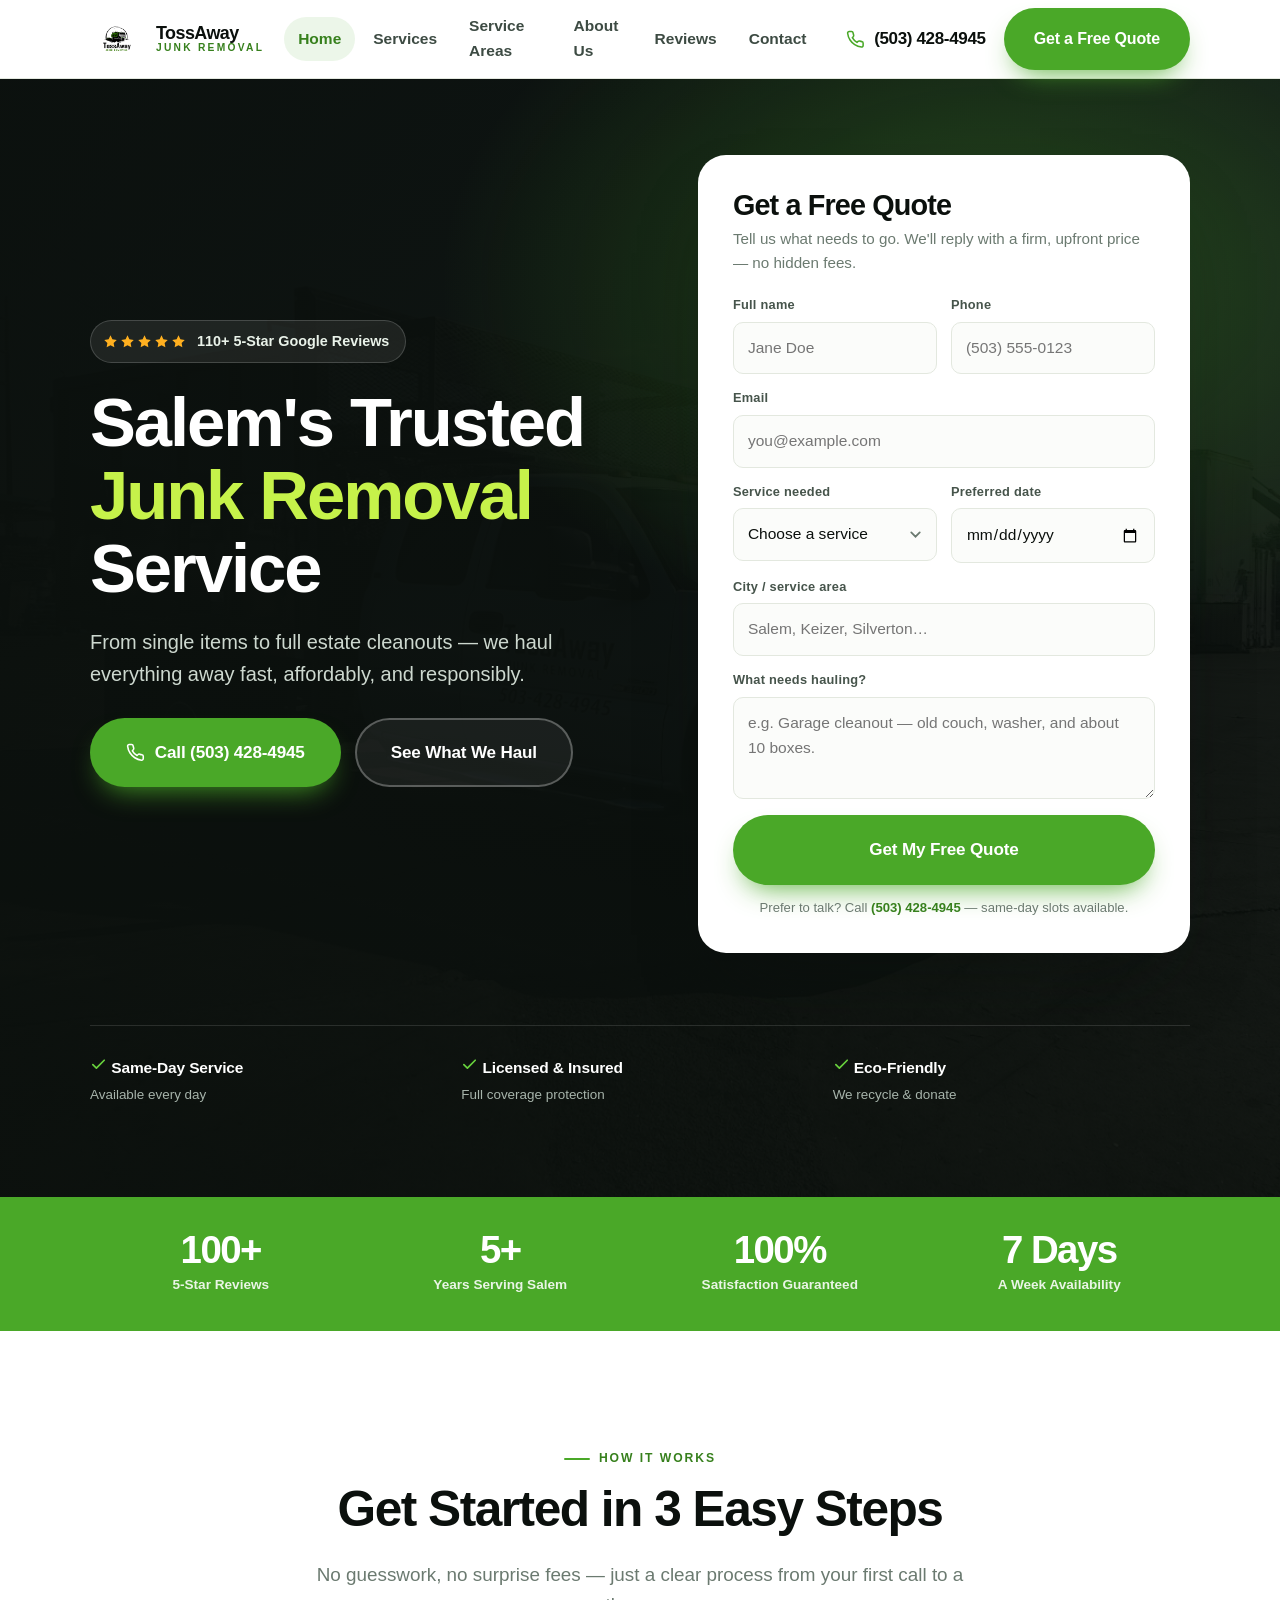
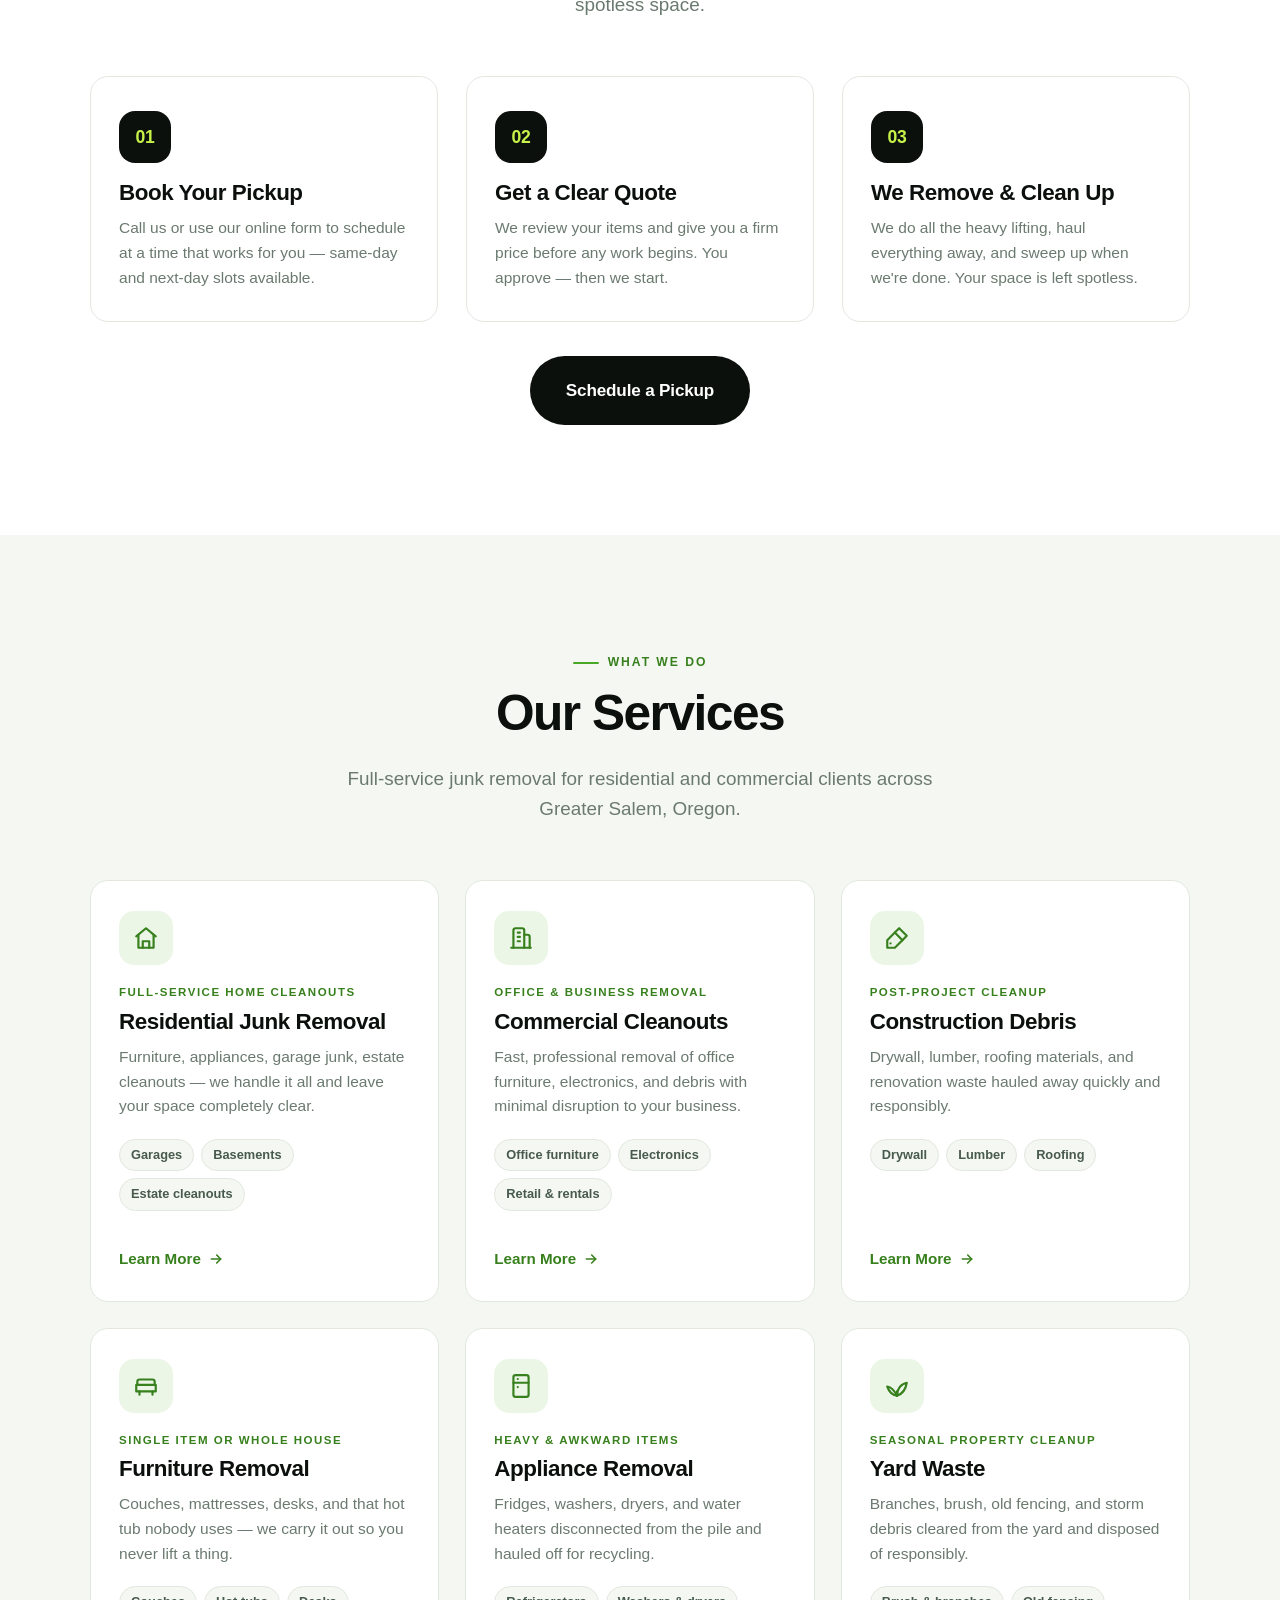
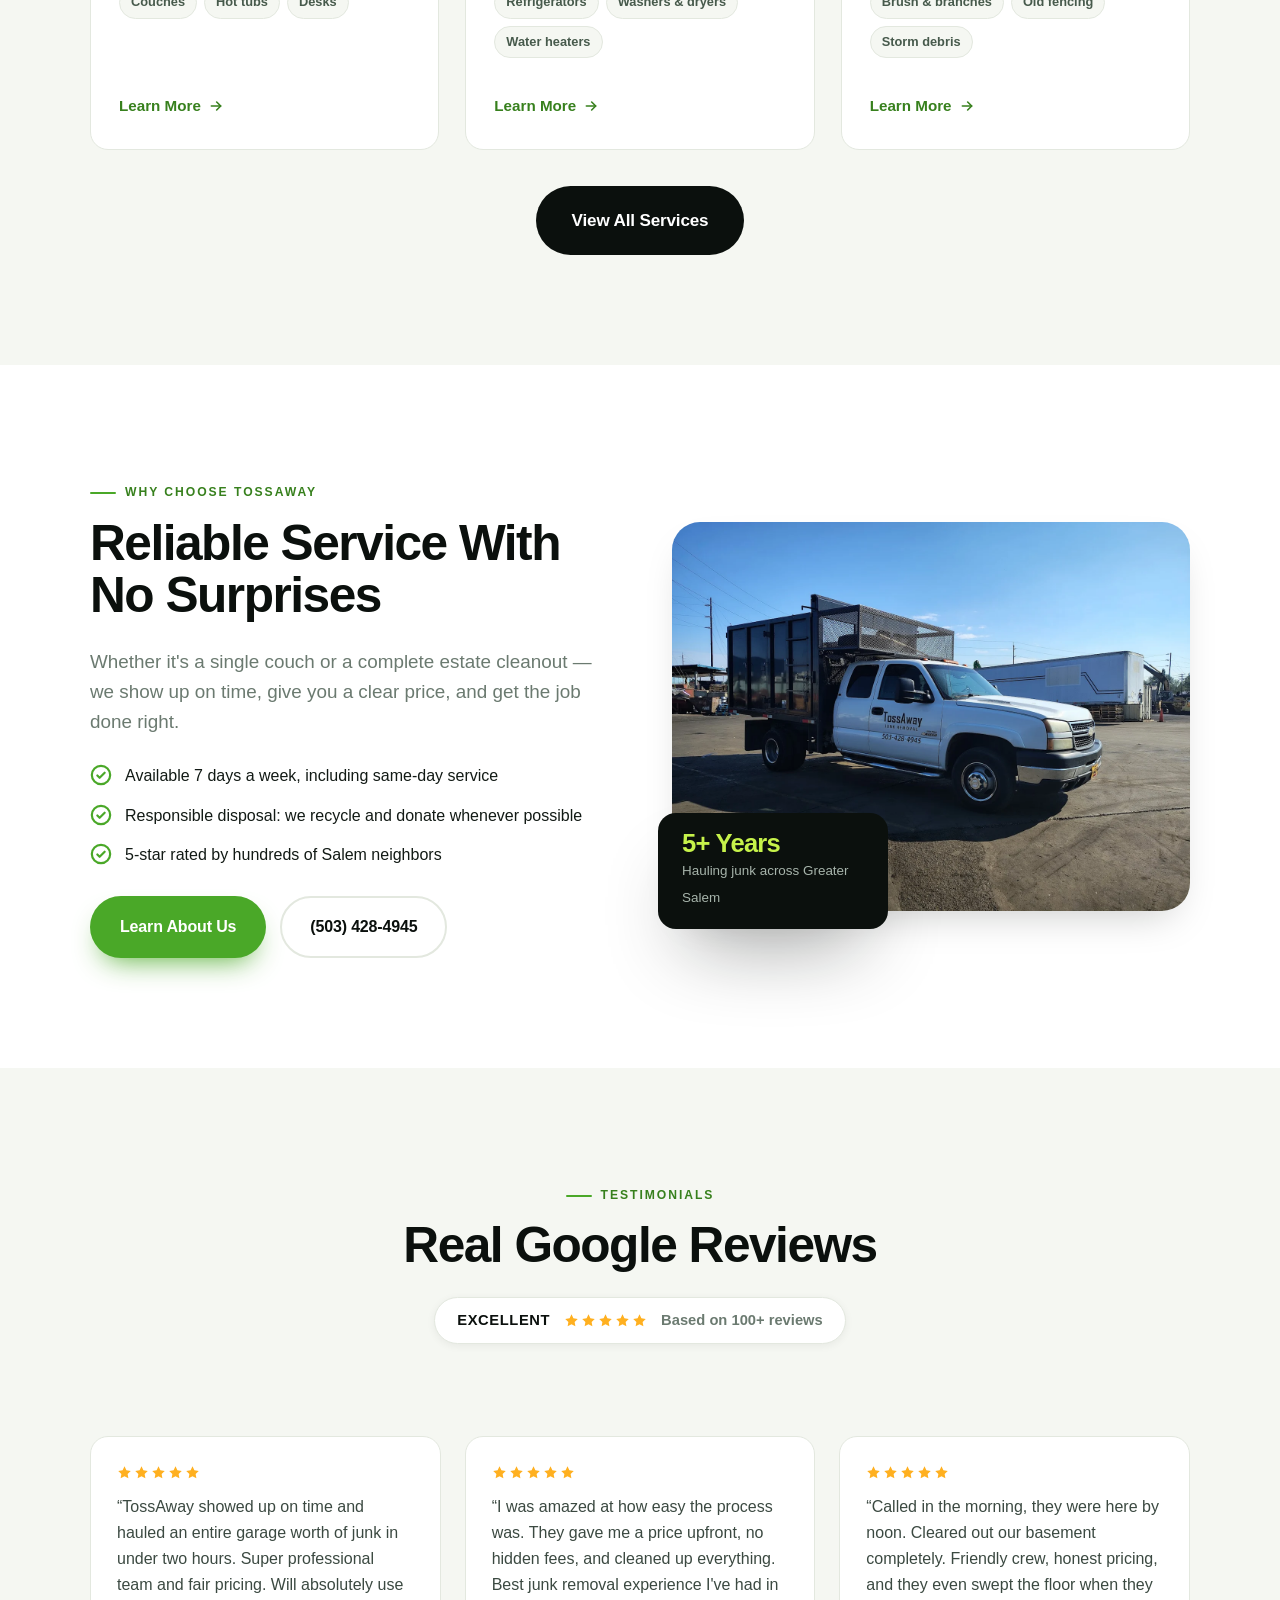
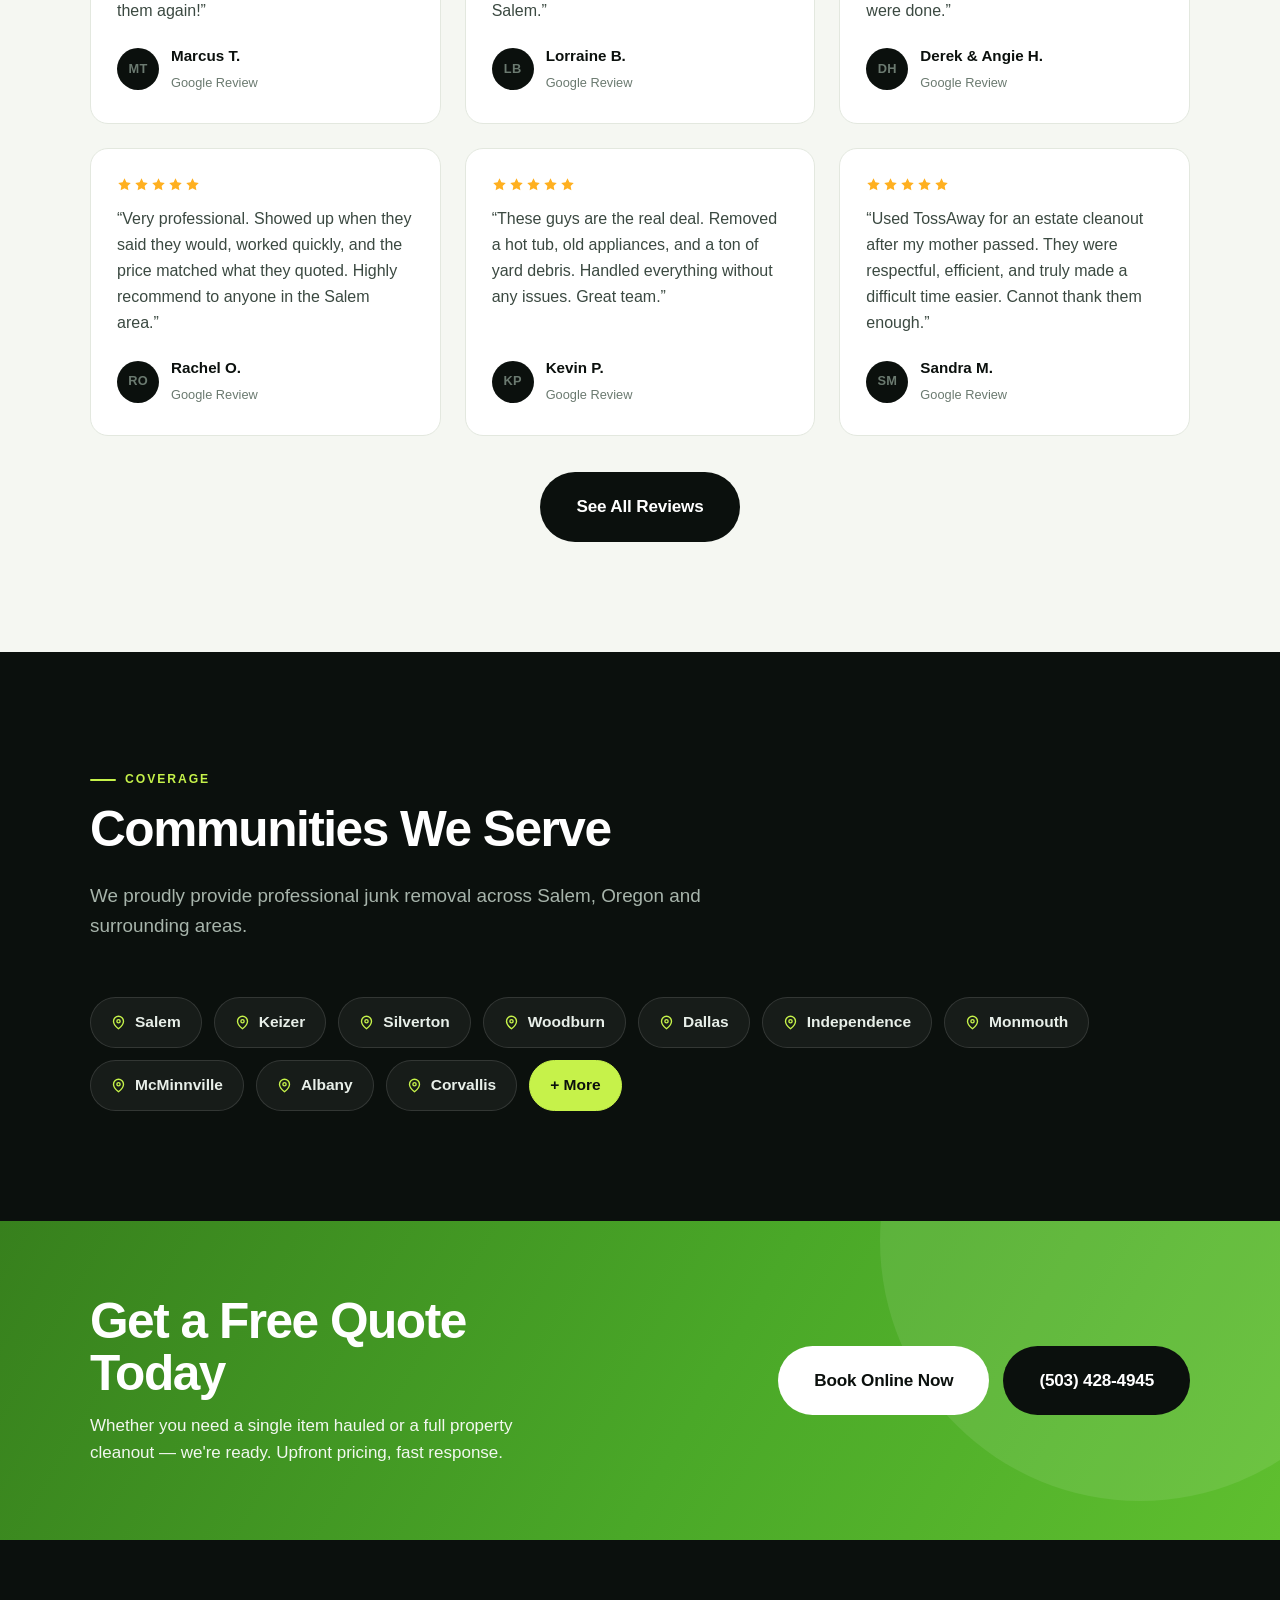
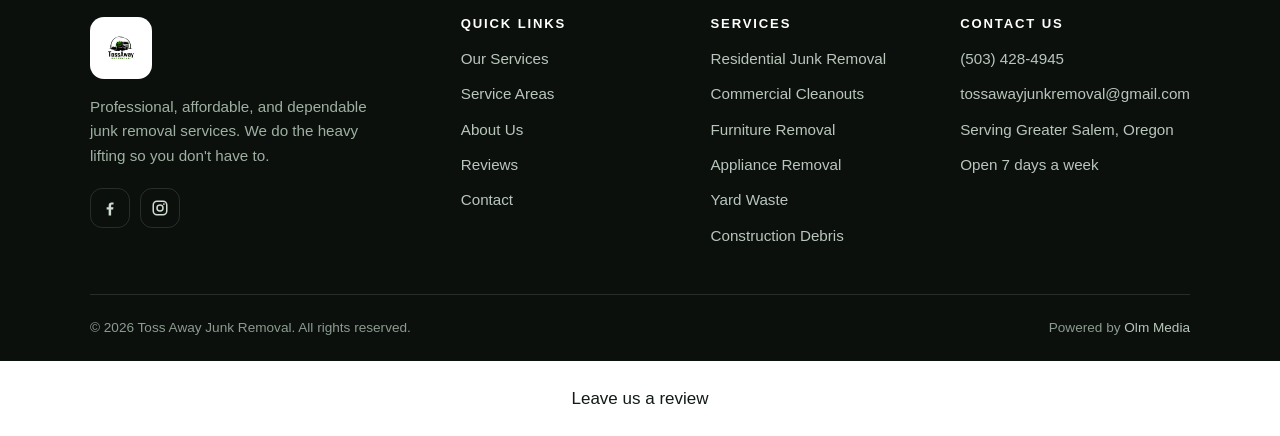
<file: index.html>
<!DOCTYPE html>
<html lang="en">
<head>
<meta charset="utf-8">
<meta name="viewport" content="width=device-width, initial-scale=1">
<title>TossAway Junk Removal | Salem, Oregon Junk Hauling — (503) 428-4945</title>
<meta name="description" content="Salem's trusted junk removal service. From single items to full estate cleanouts, TossAway hauls everything away fast, affordably and responsibly. Same-day service, upfront pricing, 110+ 5-star Google reviews. Call (503) 428-4945.">
<meta name="theme-color" content="#0b100d">
<link rel="canonical" href="/">
<link rel="icon" href="/favicon.svg" type="image/svg+xml">
<link rel="apple-touch-icon" href="/images/source/00-image-1776176278911-gpfalj8p.png">
<meta property="og:type" content="website">
<meta property="og:title" content="TossAway Junk Removal | Salem's Trusted Junk Removal Service">
<meta property="og:description" content="Same-day junk removal across Greater Salem, Oregon. Upfront pricing, licensed &amp; insured, eco-friendly disposal. Call (503) 428-4945.">
<meta property="og:image" content="/images/source/01-2025-12-19-1775761237061-grdd5so.webp">
<meta property="og:url" content="/">
<meta name="twitter:card" content="summary_large_image">
<link rel="stylesheet" href="/assets/css/styles.css">
<script type="application/ld+json">
{
  "@context": "https://schema.org",
  "@type": "HomeAndConstructionBusiness",
  "name": "TossAway Junk Removal",
  "description": "Professional junk removal and cleanout services across Greater Salem, Oregon.",
  "telephone": "+1-503-428-4945",
  "email": "tossawayjunkremoval@gmail.com",
  "image": "/images/source/01-2025-12-19-1775761237061-grdd5so.webp",
  "logo": "/images/source/00-image-1776176278911-gpfalj8p.png",
  "areaServed": ["Salem OR", "Keizer OR", "Silverton OR", "Woodburn OR", "Dallas OR", "Independence OR", "Monmouth OR", "McMinnville OR", "Albany OR", "Corvallis OR"],
  "address": { "@type": "PostalAddress", "addressLocality": "Salem", "addressRegion": "OR", "addressCountry": "US" },
  "sameAs": ["https://www.facebook.com/TossAwayJunkRemoval/", "https://www.instagram.com/tossawayjunkremoval/"]
}
</script>
</head>
<body>
<a class="skip-link" href="#main">Skip to main content</a>

<header class="site-header">
  <div class="wrap header-inner">
    <a class="brand" href="/" aria-label="TossAway Junk Removal — home">
      <img src="/images/source/00-image-1776176278911-gpfalj8p.png" alt="TossAway Junk Removal logo featuring a green hauling truck" width="54" height="54">
      <span class="brand-text">
        <span class="brand-name">TossAway</span>
        <span class="brand-sub">Junk Removal</span>
      </span>
    </a>

    <nav class="nav" id="primary-nav" aria-label="Primary">
      <a href="/" class="is-active">Home</a>
      <a href="/services.html">Services</a>
      <a href="/service-areas.html">Service Areas</a>
      <a href="/about.html">About Us</a>
      <a href="/reviews.html">Reviews</a>
      <a href="/contact.html">Contact</a>
    </nav>

    <div class="header-cta">
      <a class="header-phone" href="tel:5034284945">
        <svg class="icon" viewBox="0 0 24 24" fill="none" stroke="currentColor" stroke-width="2" stroke-linecap="round" stroke-linejoin="round" aria-hidden="true"><path d="M22 16.9v3a2 2 0 0 1-2.2 2 19.8 19.8 0 0 1-8.6-3.1 19.5 19.5 0 0 1-6-6A19.8 19.8 0 0 1 2.1 4.2 2 2 0 0 1 4.1 2h3a2 2 0 0 1 2 1.7c.1 1 .4 1.9.7 2.8a2 2 0 0 1-.5 2.1L8.1 9.9a16 16 0 0 0 6 6l1.3-1.2a2 2 0 0 1 2.1-.5c.9.3 1.8.6 2.8.7a2 2 0 0 1 1.7 2z"/></svg>
        <span>(503) 428-4945</span>
      </a>
      <a class="btn btn--primary" href="#quote">Get a Free Quote</a>
      <button class="nav-toggle" type="button" aria-expanded="false" aria-controls="primary-nav" aria-label="Toggle navigation menu"><span></span></button>
    </div>
  </div>
</header>

<main id="main">

  <!-- ============================ HERO ============================ -->
  <section class="hero">
    <div class="hero__bg" aria-hidden="true"></div>
    <div class="hero__veil" aria-hidden="true"></div>
    <div class="wrap">
      <div class="hero-grid">
        <div class="hero-copy">
          <a class="rating-badge" href="https://share.google/hp95d3dO6PuOJcBUz" target="_blank" rel="noopener">
            <span class="stars" aria-hidden="true">
              <svg viewBox="0 0 24 24" fill="currentColor"><path d="M12 2l3 6.5 7 .9-5 4.8 1.2 7L12 17.9 5.8 21.2 7 14.2 2 9.4l7-.9z"/></svg>
              <svg viewBox="0 0 24 24" fill="currentColor"><path d="M12 2l3 6.5 7 .9-5 4.8 1.2 7L12 17.9 5.8 21.2 7 14.2 2 9.4l7-.9z"/></svg>
              <svg viewBox="0 0 24 24" fill="currentColor"><path d="M12 2l3 6.5 7 .9-5 4.8 1.2 7L12 17.9 5.8 21.2 7 14.2 2 9.4l7-.9z"/></svg>
              <svg viewBox="0 0 24 24" fill="currentColor"><path d="M12 2l3 6.5 7 .9-5 4.8 1.2 7L12 17.9 5.8 21.2 7 14.2 2 9.4l7-.9z"/></svg>
              <svg viewBox="0 0 24 24" fill="currentColor"><path d="M12 2l3 6.5 7 .9-5 4.8 1.2 7L12 17.9 5.8 21.2 7 14.2 2 9.4l7-.9z"/></svg>
            </span>
            110+ 5-Star Google Reviews
          </a>

          <h1>Salem's Trusted<br><span class="hl">Junk Removal</span> Service</h1>

          <p class="hero__sub">From single items to full estate cleanouts — we haul everything away fast, affordably, and responsibly.</p>

          <div class="btn-row">
            <a class="btn btn--primary btn--lg" href="tel:5034284945">
              <svg class="icon" viewBox="0 0 24 24" fill="none" stroke="currentColor" stroke-width="2" stroke-linecap="round" stroke-linejoin="round" aria-hidden="true"><path d="M22 16.9v3a2 2 0 0 1-2.2 2 19.8 19.8 0 0 1-8.6-3.1 19.5 19.5 0 0 1-6-6A19.8 19.8 0 0 1 2.1 4.2 2 2 0 0 1 4.1 2h3a2 2 0 0 1 2 1.7c.1 1 .4 1.9.7 2.8a2 2 0 0 1-.5 2.1L8.1 9.9a16 16 0 0 0 6 6l1.3-1.2a2 2 0 0 1 2.1-.5c.9.3 1.8.6 2.8.7a2 2 0 0 1 1.7 2z"/></svg>
              Call (503) 428-4945
            </a>
            <a class="btn btn--ghost-light btn--lg" href="#services">See What We Haul</a>
          </div>
        </div>

        <!-- ===================== QUOTE FORM ===================== -->
        <div class="quote-card" id="quote">
          <div class="quote-card__head">
            <h2>Get a Free Quote</h2>
            <p>Tell us what needs to go. We'll reply with a firm, upfront price — no hidden fees.</p>
          </div>

          <form method="POST" action="https://vision.leadrai.com/api/forms/d4b33eed2d9dee7e3b15d34e94879f57" data-leadr novalidate="false">
            <div class="form-status" aria-live="polite"></div>

            <input type="hidden" name="_form" value="Quote request">
            <input type="hidden" name="_page" value="">
            <input type="text" name="_gotcha" tabindex="-1" autocomplete="off" style="display:none">

            <div class="form-grid">
              <div class="field">
                <label for="q-name">Full name</label>
                <input id="q-name" type="text" name="name" autocomplete="name" placeholder="Jane Doe" required>
              </div>
              <div class="field">
                <label for="q-phone">Phone</label>
                <input id="q-phone" type="tel" name="phone" autocomplete="tel" placeholder="(503) 555-0123" required>
              </div>
              <div class="field field--full">
                <label for="q-email">Email</label>
                <input id="q-email" type="email" name="email" autocomplete="email" placeholder="you@example.com" required>
              </div>
              <div class="field">
                <label for="q-service">Service needed</label>
                <select id="q-service" name="Service needed" required>
                  <option value="" disabled selected>Choose a service</option>
                  <option>Residential Junk Removal</option>
                  <option>Commercial Cleanout</option>
                  <option>Construction Debris</option>
                  <option>Furniture Removal</option>
                  <option>Appliance Removal</option>
                  <option>Yard Waste</option>
                  <option>Estate Cleanout</option>
                  <option>Something else</option>
                </select>
              </div>
              <div class="field">
                <label for="q-date">Preferred date</label>
                <input id="q-date" type="date" name="Preferred date">
              </div>
              <div class="field field--full">
                <label for="q-city">City / service area</label>
                <input id="q-city" type="text" name="City" placeholder="Salem, Keizer, Silverton…" autocomplete="address-level2">
              </div>
              <div class="field field--full">
                <label for="q-details">What needs hauling?</label>
                <textarea id="q-details" name="Job details" rows="3" placeholder="e.g. Garage cleanout — old couch, washer, and about 10 boxes."></textarea>
              </div>
            </div>

            <button class="btn btn--primary btn--wide btn--lg" type="submit" style="margin-top:16px">Get My Free Quote</button>
            <p class="form-note">Prefer to talk? Call <a href="tel:5034284945">(503) 428-4945</a> — same-day slots available.</p>
          </form>
        </div>

        <div class="hero-trust">
          <div>
            <strong><svg class="icon tick" viewBox="0 0 24 24" fill="none" stroke="currentColor" stroke-width="2.4" stroke-linecap="round" stroke-linejoin="round" aria-hidden="true"><path d="M20 6L9 17l-5-5"/></svg> Same-Day Service</strong>
            <span>Available every day</span>
          </div>
          <div>
            <strong><svg class="icon tick" viewBox="0 0 24 24" fill="none" stroke="currentColor" stroke-width="2.4" stroke-linecap="round" stroke-linejoin="round" aria-hidden="true"><path d="M20 6L9 17l-5-5"/></svg> Licensed &amp; Insured</strong>
            <span>Full coverage protection</span>
          </div>
          <div>
            <strong><svg class="icon tick" viewBox="0 0 24 24" fill="none" stroke="currentColor" stroke-width="2.4" stroke-linecap="round" stroke-linejoin="round" aria-hidden="true"><path d="M20 6L9 17l-5-5"/></svg> Eco-Friendly</strong>
            <span>We recycle &amp; donate</span>
          </div>
        </div>
      </div>
    </div>
  </section>

  <!-- ============================ STATS ============================ -->
  <section class="stat-strip">
    <div class="wrap">
      <div class="stat"><strong>100+</strong><span>5-Star Reviews</span></div>
      <div class="stat"><strong>5+</strong><span>Years Serving Salem</span></div>
      <div class="stat"><strong>100%</strong><span>Satisfaction Guaranteed</span></div>
      <div class="stat"><strong>7 Days</strong><span>A Week Availability</span></div>
    </div>
  </section>

  <!-- ============================ STEPS ============================ -->
  <section class="section">
    <div class="wrap">
      <div class="section-head section-head--center reveal">
        <span class="eyebrow">How it works</span>
        <h2>Get Started in 3 Easy Steps</h2>
        <p class="lead">No guesswork, no surprise fees — just a clear process from your first call to a spotless space.</p>
      </div>

      <div class="steps">
        <article class="step reveal">
          <div class="step__num">01</div>
          <h3>Book Your Pickup</h3>
          <p>Call us or use our online form to schedule at a time that works for you — same-day and next-day slots available.</p>
        </article>
        <article class="step reveal">
          <div class="step__num">02</div>
          <h3>Get a Clear Quote</h3>
          <p>We review your items and give you a firm price before any work begins. You approve — then we start.</p>
        </article>
        <article class="step reveal">
          <div class="step__num">03</div>
          <h3>We Remove &amp; Clean Up</h3>
          <p>We do all the heavy lifting, haul everything away, and sweep up when we're done. Your space is left spotless.</p>
        </article>
      </div>

      <div class="btn-row reveal" style="margin-top:34px;justify-content:center">
        <a class="btn btn--dark btn--lg" href="#quote">Schedule a Pickup</a>
      </div>
    </div>
  </section>

  <!-- ============================ SERVICES ============================ -->
  <section class="section section--cream" id="services">
    <div class="wrap">
      <div class="section-head section-head--center reveal">
        <span class="eyebrow">What we do</span>
        <h2>Our Services</h2>
        <p class="lead">Full-service junk removal for residential and commercial clients across Greater Salem, Oregon.</p>
      </div>

      <div class="card-grid">
        <article class="service-card reveal">
          <div class="service-card__icon"><svg viewBox="0 0 24 24" fill="none" stroke="currentColor" stroke-width="2" stroke-linecap="round" stroke-linejoin="round" aria-hidden="true"><path d="M3 10.5L12 3l9 7.5"/><path d="M5 9.5V21h14V9.5"/><path d="M9 21v-6h6v6"/></svg></div>
          <span class="service-card__tag">Full-Service Home Cleanouts</span>
          <h3>Residential Junk Removal</h3>
          <p>Furniture, appliances, garage junk, estate cleanouts — we handle it all and leave your space completely clear.</p>
          <ul><li>Garages</li><li>Basements</li><li>Estate cleanouts</li></ul>
          <a class="card-link" href="/services.html#residential">Learn More <svg viewBox="0 0 24 24" fill="none" stroke="currentColor" stroke-width="2.4" stroke-linecap="round" stroke-linejoin="round" aria-hidden="true"><path d="M5 12h14"/><path d="M13 6l6 6-6 6"/></svg></a>
        </article>

        <article class="service-card reveal">
          <div class="service-card__icon"><svg viewBox="0 0 24 24" fill="none" stroke="currentColor" stroke-width="2" stroke-linecap="round" stroke-linejoin="round" aria-hidden="true"><path d="M3 21h18"/><path d="M5 21V5a2 2 0 0 1 2-2h6a2 2 0 0 1 2 2v16"/><path d="M15 9h3a2 2 0 0 1 2 2v10"/><path d="M9 7h2M9 11h2M9 15h2"/></svg></div>
          <span class="service-card__tag">Office &amp; Business Removal</span>
          <h3>Commercial Cleanouts</h3>
          <p>Fast, professional removal of office furniture, electronics, and debris with minimal disruption to your business.</p>
          <ul><li>Office furniture</li><li>Electronics</li><li>Retail &amp; rentals</li></ul>
          <a class="card-link" href="/services.html#commercial">Learn More <svg viewBox="0 0 24 24" fill="none" stroke="currentColor" stroke-width="2.4" stroke-linecap="round" stroke-linejoin="round" aria-hidden="true"><path d="M5 12h14"/><path d="M13 6l6 6-6 6"/></svg></a>
        </article>

        <article class="service-card reveal">
          <div class="service-card__icon"><svg viewBox="0 0 24 24" fill="none" stroke="currentColor" stroke-width="2" stroke-linecap="round" stroke-linejoin="round" aria-hidden="true"><path d="M14 3l7 7-4 4-7-7z"/><path d="M10 7L3 14v7h7l7-7"/><path d="M6 17h.01"/></svg></div>
          <span class="service-card__tag">Post-Project Cleanup</span>
          <h3>Construction Debris</h3>
          <p>Drywall, lumber, roofing materials, and renovation waste hauled away quickly and responsibly.</p>
          <ul><li>Drywall</li><li>Lumber</li><li>Roofing</li></ul>
          <a class="card-link" href="/services.html#construction">Learn More <svg viewBox="0 0 24 24" fill="none" stroke="currentColor" stroke-width="2.4" stroke-linecap="round" stroke-linejoin="round" aria-hidden="true"><path d="M5 12h14"/><path d="M13 6l6 6-6 6"/></svg></a>
        </article>

        <article class="service-card reveal">
          <div class="service-card__icon"><svg viewBox="0 0 24 24" fill="none" stroke="currentColor" stroke-width="2" stroke-linecap="round" stroke-linejoin="round" aria-hidden="true"><path d="M4 11V8a2 2 0 0 1 2-2h12a2 2 0 0 1 2 2v3"/><path d="M3 11h18v6H3z"/><path d="M6 17v3M18 17v3"/></svg></div>
          <span class="service-card__tag">Single Item or Whole House</span>
          <h3>Furniture Removal</h3>
          <p>Couches, mattresses, desks, and that hot tub nobody uses — we carry it out so you never lift a thing.</p>
          <ul><li>Couches</li><li>Hot tubs</li><li>Desks</li></ul>
          <a class="card-link" href="/services.html#furniture">Learn More <svg viewBox="0 0 24 24" fill="none" stroke="currentColor" stroke-width="2.4" stroke-linecap="round" stroke-linejoin="round" aria-hidden="true"><path d="M5 12h14"/><path d="M13 6l6 6-6 6"/></svg></a>
        </article>

        <article class="service-card reveal">
          <div class="service-card__icon"><svg viewBox="0 0 24 24" fill="none" stroke="currentColor" stroke-width="2" stroke-linecap="round" stroke-linejoin="round" aria-hidden="true"><rect x="5" y="2" width="14" height="20" rx="2"/><path d="M5 9h14"/><path d="M9 5.5h.01M9 13h.01"/></svg></div>
          <span class="service-card__tag">Heavy &amp; Awkward Items</span>
          <h3>Appliance Removal</h3>
          <p>Fridges, washers, dryers, and water heaters disconnected from the pile and hauled off for recycling.</p>
          <ul><li>Refrigerators</li><li>Washers &amp; dryers</li><li>Water heaters</li></ul>
          <a class="card-link" href="/services.html#appliances">Learn More <svg viewBox="0 0 24 24" fill="none" stroke="currentColor" stroke-width="2.4" stroke-linecap="round" stroke-linejoin="round" aria-hidden="true"><path d="M5 12h14"/><path d="M13 6l6 6-6 6"/></svg></a>
        </article>

        <article class="service-card reveal">
          <div class="service-card__icon"><svg viewBox="0 0 24 24" fill="none" stroke="currentColor" stroke-width="2" stroke-linecap="round" stroke-linejoin="round" aria-hidden="true"><path d="M12 21c0-6 3.5-11 9-12-1 6.5-4.5 10.5-9 12z"/><path d="M12 21C9.5 16 6 13 3 12.5 4.5 17 7.5 20 12 21z"/><path d="M12 21v-4"/></svg></div>
          <span class="service-card__tag">Seasonal Property Cleanup</span>
          <h3>Yard Waste</h3>
          <p>Branches, brush, old fencing, and storm debris cleared from the yard and disposed of responsibly.</p>
          <ul><li>Brush &amp; branches</li><li>Old fencing</li><li>Storm debris</li></ul>
          <a class="card-link" href="/services.html#yard">Learn More <svg viewBox="0 0 24 24" fill="none" stroke="currentColor" stroke-width="2.4" stroke-linecap="round" stroke-linejoin="round" aria-hidden="true"><path d="M5 12h14"/><path d="M13 6l6 6-6 6"/></svg></a>
        </article>
      </div>

      <div class="btn-row reveal" style="margin-top:36px;justify-content:center">
        <a class="btn btn--dark btn--lg" href="/services.html">View All Services</a>
      </div>
    </div>
  </section>

  <!-- ============================ WHY US ============================ -->
  <section class="section">
    <div class="wrap">
      <div class="split">
        <div class="reveal">
          <span class="eyebrow">Why choose TossAway</span>
          <h2>Reliable Service With No Surprises</h2>
          <p class="lead" style="margin-bottom:26px">Whether it's a single couch or a complete estate cleanout — we show up on time, give you a clear price, and get the job done right.</p>
          <ul class="check-list">
            <li><svg viewBox="0 0 24 24" fill="none" stroke="currentColor" stroke-width="2.4" stroke-linecap="round" stroke-linejoin="round" aria-hidden="true"><circle cx="12" cy="12" r="10"/><path d="M8 12.5l2.5 2.5L16 9.5"/></svg> Available 7 days a week, including same-day service</li>
            <li><svg viewBox="0 0 24 24" fill="none" stroke="currentColor" stroke-width="2.4" stroke-linecap="round" stroke-linejoin="round" aria-hidden="true"><circle cx="12" cy="12" r="10"/><path d="M8 12.5l2.5 2.5L16 9.5"/></svg> Responsible disposal: we recycle and donate whenever possible</li>
            <li><svg viewBox="0 0 24 24" fill="none" stroke="currentColor" stroke-width="2.4" stroke-linecap="round" stroke-linejoin="round" aria-hidden="true"><circle cx="12" cy="12" r="10"/><path d="M8 12.5l2.5 2.5L16 9.5"/></svg> 5-star rated by hundreds of Salem neighbors</li>
          </ul>
          <div class="btn-row">
            <a class="btn btn--primary" href="/about.html">Learn About Us</a>
            <a class="btn btn--ghost" href="tel:5034284945">(503) 428-4945</a>
          </div>
        </div>

        <figure class="split__media reveal" style="margin:0">
          <img src="/images/source/01-2025-12-19-1775761237061-grdd5so.webp" alt="The TossAway Junk Removal dump truck loaded and ready for a Salem, Oregon junk hauling job" width="1344" height="1008" loading="lazy">
          <figcaption class="media-badge">
            <strong>5+ Years</strong>
            <span>Hauling junk across Greater Salem</span>
          </figcaption>
        </figure>
      </div>
    </div>
  </section>

  <!-- ============================ REVIEWS ============================ -->
  <section class="section section--cream">
    <div class="wrap">
      <div class="section-head section-head--center reveal">
        <span class="eyebrow">Testimonials</span>
        <h2>Real Google Reviews</h2>
        <span class="review-summary">
          <b>EXCELLENT</b>
          <span class="stars" aria-hidden="true">
            <svg viewBox="0 0 24 24" fill="currentColor"><path d="M12 2l3 6.5 7 .9-5 4.8 1.2 7L12 17.9 5.8 21.2 7 14.2 2 9.4l7-.9z"/></svg>
            <svg viewBox="0 0 24 24" fill="currentColor"><path d="M12 2l3 6.5 7 .9-5 4.8 1.2 7L12 17.9 5.8 21.2 7 14.2 2 9.4l7-.9z"/></svg>
            <svg viewBox="0 0 24 24" fill="currentColor"><path d="M12 2l3 6.5 7 .9-5 4.8 1.2 7L12 17.9 5.8 21.2 7 14.2 2 9.4l7-.9z"/></svg>
            <svg viewBox="0 0 24 24" fill="currentColor"><path d="M12 2l3 6.5 7 .9-5 4.8 1.2 7L12 17.9 5.8 21.2 7 14.2 2 9.4l7-.9z"/></svg>
            <svg viewBox="0 0 24 24" fill="currentColor"><path d="M12 2l3 6.5 7 .9-5 4.8 1.2 7L12 17.9 5.8 21.2 7 14.2 2 9.4l7-.9z"/></svg>
          </span>
          Based on 100+ reviews
        </span>
      </div>

      <div class="review-grid">
        <article class="review reveal">
          <span class="stars" aria-label="5 out of 5 stars">
            <svg viewBox="0 0 24 24" fill="currentColor" aria-hidden="true"><path d="M12 2l3 6.5 7 .9-5 4.8 1.2 7L12 17.9 5.8 21.2 7 14.2 2 9.4l7-.9z"/></svg>
            <svg viewBox="0 0 24 24" fill="currentColor" aria-hidden="true"><path d="M12 2l3 6.5 7 .9-5 4.8 1.2 7L12 17.9 5.8 21.2 7 14.2 2 9.4l7-.9z"/></svg>
            <svg viewBox="0 0 24 24" fill="currentColor" aria-hidden="true"><path d="M12 2l3 6.5 7 .9-5 4.8 1.2 7L12 17.9 5.8 21.2 7 14.2 2 9.4l7-.9z"/></svg>
            <svg viewBox="0 0 24 24" fill="currentColor" aria-hidden="true"><path d="M12 2l3 6.5 7 .9-5 4.8 1.2 7L12 17.9 5.8 21.2 7 14.2 2 9.4l7-.9z"/></svg>
            <svg viewBox="0 0 24 24" fill="currentColor" aria-hidden="true"><path d="M12 2l3 6.5 7 .9-5 4.8 1.2 7L12 17.9 5.8 21.2 7 14.2 2 9.4l7-.9z"/></svg>
          </span>
          <blockquote>“TossAway showed up on time and hauled an entire garage worth of junk in under two hours. Super professional team and fair pricing. Will absolutely use them again!”</blockquote>
          <div class="review__who"><span class="avatar" aria-hidden="true">MT</span><div><strong>Marcus T.</strong><span>Google Review</span></div></div>
        </article>

        <article class="review reveal">
          <span class="stars" aria-label="5 out of 5 stars">
            <svg viewBox="0 0 24 24" fill="currentColor" aria-hidden="true"><path d="M12 2l3 6.5 7 .9-5 4.8 1.2 7L12 17.9 5.8 21.2 7 14.2 2 9.4l7-.9z"/></svg>
            <svg viewBox="0 0 24 24" fill="currentColor" aria-hidden="true"><path d="M12 2l3 6.5 7 .9-5 4.8 1.2 7L12 17.9 5.8 21.2 7 14.2 2 9.4l7-.9z"/></svg>
            <svg viewBox="0 0 24 24" fill="currentColor" aria-hidden="true"><path d="M12 2l3 6.5 7 .9-5 4.8 1.2 7L12 17.9 5.8 21.2 7 14.2 2 9.4l7-.9z"/></svg>
            <svg viewBox="0 0 24 24" fill="currentColor" aria-hidden="true"><path d="M12 2l3 6.5 7 .9-5 4.8 1.2 7L12 17.9 5.8 21.2 7 14.2 2 9.4l7-.9z"/></svg>
            <svg viewBox="0 0 24 24" fill="currentColor" aria-hidden="true"><path d="M12 2l3 6.5 7 .9-5 4.8 1.2 7L12 17.9 5.8 21.2 7 14.2 2 9.4l7-.9z"/></svg>
          </span>
          <blockquote>“I was amazed at how easy the process was. They gave me a price upfront, no hidden fees, and cleaned up everything. Best junk removal experience I've had in Salem.”</blockquote>
          <div class="review__who"><span class="avatar" aria-hidden="true">LB</span><div><strong>Lorraine B.</strong><span>Google Review</span></div></div>
        </article>

        <article class="review reveal">
          <span class="stars" aria-label="5 out of 5 stars">
            <svg viewBox="0 0 24 24" fill="currentColor" aria-hidden="true"><path d="M12 2l3 6.5 7 .9-5 4.8 1.2 7L12 17.9 5.8 21.2 7 14.2 2 9.4l7-.9z"/></svg>
            <svg viewBox="0 0 24 24" fill="currentColor" aria-hidden="true"><path d="M12 2l3 6.5 7 .9-5 4.8 1.2 7L12 17.9 5.8 21.2 7 14.2 2 9.4l7-.9z"/></svg>
            <svg viewBox="0 0 24 24" fill="currentColor" aria-hidden="true"><path d="M12 2l3 6.5 7 .9-5 4.8 1.2 7L12 17.9 5.8 21.2 7 14.2 2 9.4l7-.9z"/></svg>
            <svg viewBox="0 0 24 24" fill="currentColor" aria-hidden="true"><path d="M12 2l3 6.5 7 .9-5 4.8 1.2 7L12 17.9 5.8 21.2 7 14.2 2 9.4l7-.9z"/></svg>
            <svg viewBox="0 0 24 24" fill="currentColor" aria-hidden="true"><path d="M12 2l3 6.5 7 .9-5 4.8 1.2 7L12 17.9 5.8 21.2 7 14.2 2 9.4l7-.9z"/></svg>
          </span>
          <blockquote>“Called in the morning, they were here by noon. Cleared out our basement completely. Friendly crew, honest pricing, and they even swept the floor when they were done.”</blockquote>
          <div class="review__who"><span class="avatar" aria-hidden="true">DH</span><div><strong>Derek &amp; Angie H.</strong><span>Google Review</span></div></div>
        </article>

        <article class="review reveal">
          <span class="stars" aria-label="5 out of 5 stars">
            <svg viewBox="0 0 24 24" fill="currentColor" aria-hidden="true"><path d="M12 2l3 6.5 7 .9-5 4.8 1.2 7L12 17.9 5.8 21.2 7 14.2 2 9.4l7-.9z"/></svg>
            <svg viewBox="0 0 24 24" fill="currentColor" aria-hidden="true"><path d="M12 2l3 6.5 7 .9-5 4.8 1.2 7L12 17.9 5.8 21.2 7 14.2 2 9.4l7-.9z"/></svg>
            <svg viewBox="0 0 24 24" fill="currentColor" aria-hidden="true"><path d="M12 2l3 6.5 7 .9-5 4.8 1.2 7L12 17.9 5.8 21.2 7 14.2 2 9.4l7-.9z"/></svg>
            <svg viewBox="0 0 24 24" fill="currentColor" aria-hidden="true"><path d="M12 2l3 6.5 7 .9-5 4.8 1.2 7L12 17.9 5.8 21.2 7 14.2 2 9.4l7-.9z"/></svg>
            <svg viewBox="0 0 24 24" fill="currentColor" aria-hidden="true"><path d="M12 2l3 6.5 7 .9-5 4.8 1.2 7L12 17.9 5.8 21.2 7 14.2 2 9.4l7-.9z"/></svg>
          </span>
          <blockquote>“Very professional. Showed up when they said they would, worked quickly, and the price matched what they quoted. Highly recommend to anyone in the Salem area.”</blockquote>
          <div class="review__who"><span class="avatar" aria-hidden="true">RO</span><div><strong>Rachel O.</strong><span>Google Review</span></div></div>
        </article>

        <article class="review reveal">
          <span class="stars" aria-label="5 out of 5 stars">
            <svg viewBox="0 0 24 24" fill="currentColor" aria-hidden="true"><path d="M12 2l3 6.5 7 .9-5 4.8 1.2 7L12 17.9 5.8 21.2 7 14.2 2 9.4l7-.9z"/></svg>
            <svg viewBox="0 0 24 24" fill="currentColor" aria-hidden="true"><path d="M12 2l3 6.5 7 .9-5 4.8 1.2 7L12 17.9 5.8 21.2 7 14.2 2 9.4l7-.9z"/></svg>
            <svg viewBox="0 0 24 24" fill="currentColor" aria-hidden="true"><path d="M12 2l3 6.5 7 .9-5 4.8 1.2 7L12 17.9 5.8 21.2 7 14.2 2 9.4l7-.9z"/></svg>
            <svg viewBox="0 0 24 24" fill="currentColor" aria-hidden="true"><path d="M12 2l3 6.5 7 .9-5 4.8 1.2 7L12 17.9 5.8 21.2 7 14.2 2 9.4l7-.9z"/></svg>
            <svg viewBox="0 0 24 24" fill="currentColor" aria-hidden="true"><path d="M12 2l3 6.5 7 .9-5 4.8 1.2 7L12 17.9 5.8 21.2 7 14.2 2 9.4l7-.9z"/></svg>
          </span>
          <blockquote>“These guys are the real deal. Removed a hot tub, old appliances, and a ton of yard debris. Handled everything without any issues. Great team.”</blockquote>
          <div class="review__who"><span class="avatar" aria-hidden="true">KP</span><div><strong>Kevin P.</strong><span>Google Review</span></div></div>
        </article>

        <article class="review reveal">
          <span class="stars" aria-label="5 out of 5 stars">
            <svg viewBox="0 0 24 24" fill="currentColor" aria-hidden="true"><path d="M12 2l3 6.5 7 .9-5 4.8 1.2 7L12 17.9 5.8 21.2 7 14.2 2 9.4l7-.9z"/></svg>
            <svg viewBox="0 0 24 24" fill="currentColor" aria-hidden="true"><path d="M12 2l3 6.5 7 .9-5 4.8 1.2 7L12 17.9 5.8 21.2 7 14.2 2 9.4l7-.9z"/></svg>
            <svg viewBox="0 0 24 24" fill="currentColor" aria-hidden="true"><path d="M12 2l3 6.5 7 .9-5 4.8 1.2 7L12 17.9 5.8 21.2 7 14.2 2 9.4l7-.9z"/></svg>
            <svg viewBox="0 0 24 24" fill="currentColor" aria-hidden="true"><path d="M12 2l3 6.5 7 .9-5 4.8 1.2 7L12 17.9 5.8 21.2 7 14.2 2 9.4l7-.9z"/></svg>
            <svg viewBox="0 0 24 24" fill="currentColor" aria-hidden="true"><path d="M12 2l3 6.5 7 .9-5 4.8 1.2 7L12 17.9 5.8 21.2 7 14.2 2 9.4l7-.9z"/></svg>
          </span>
          <blockquote>“Used TossAway for an estate cleanout after my mother passed. They were respectful, efficient, and truly made a difficult time easier. Cannot thank them enough.”</blockquote>
          <div class="review__who"><span class="avatar" aria-hidden="true">SM</span><div><strong>Sandra M.</strong><span>Google Review</span></div></div>
        </article>
      </div>

      <div class="btn-row reveal" style="margin-top:36px;justify-content:center">
        <a class="btn btn--dark btn--lg" href="/reviews.html">See All Reviews</a>
      </div>
    </div>
  </section>

  <!-- ============================ AREAS ============================ -->
  <section class="section section--dark">
    <div class="wrap">
      <div class="section-head reveal">
        <span class="eyebrow">Coverage</span>
        <h2>Communities We Serve</h2>
        <p class="lead">We proudly provide professional junk removal across Salem, Oregon and surrounding areas.</p>
      </div>

      <div class="area-pills reveal">
        <a class="area-pill" href="/service-areas.html"><svg viewBox="0 0 24 24" fill="none" stroke="currentColor" stroke-width="2.2" stroke-linecap="round" stroke-linejoin="round" aria-hidden="true"><path d="M20 10c0 6-8 12-8 12s-8-6-8-12a8 8 0 0 1 16 0z"/><circle cx="12" cy="10" r="2.6"/></svg> Salem</a>
        <a class="area-pill" href="/service-areas.html"><svg viewBox="0 0 24 24" fill="none" stroke="currentColor" stroke-width="2.2" stroke-linecap="round" stroke-linejoin="round" aria-hidden="true"><path d="M20 10c0 6-8 12-8 12s-8-6-8-12a8 8 0 0 1 16 0z"/><circle cx="12" cy="10" r="2.6"/></svg> Keizer</a>
        <a class="area-pill" href="/service-areas.html"><svg viewBox="0 0 24 24" fill="none" stroke="currentColor" stroke-width="2.2" stroke-linecap="round" stroke-linejoin="round" aria-hidden="true"><path d="M20 10c0 6-8 12-8 12s-8-6-8-12a8 8 0 0 1 16 0z"/><circle cx="12" cy="10" r="2.6"/></svg> Silverton</a>
        <a class="area-pill" href="/service-areas.html"><svg viewBox="0 0 24 24" fill="none" stroke="currentColor" stroke-width="2.2" stroke-linecap="round" stroke-linejoin="round" aria-hidden="true"><path d="M20 10c0 6-8 12-8 12s-8-6-8-12a8 8 0 0 1 16 0z"/><circle cx="12" cy="10" r="2.6"/></svg> Woodburn</a>
        <a class="area-pill" href="/service-areas.html"><svg viewBox="0 0 24 24" fill="none" stroke="currentColor" stroke-width="2.2" stroke-linecap="round" stroke-linejoin="round" aria-hidden="true"><path d="M20 10c0 6-8 12-8 12s-8-6-8-12a8 8 0 0 1 16 0z"/><circle cx="12" cy="10" r="2.6"/></svg> Dallas</a>
        <a class="area-pill" href="/service-areas.html"><svg viewBox="0 0 24 24" fill="none" stroke="currentColor" stroke-width="2.2" stroke-linecap="round" stroke-linejoin="round" aria-hidden="true"><path d="M20 10c0 6-8 12-8 12s-8-6-8-12a8 8 0 0 1 16 0z"/><circle cx="12" cy="10" r="2.6"/></svg> Independence</a>
        <a class="area-pill" href="/service-areas.html"><svg viewBox="0 0 24 24" fill="none" stroke="currentColor" stroke-width="2.2" stroke-linecap="round" stroke-linejoin="round" aria-hidden="true"><path d="M20 10c0 6-8 12-8 12s-8-6-8-12a8 8 0 0 1 16 0z"/><circle cx="12" cy="10" r="2.6"/></svg> Monmouth</a>
        <a class="area-pill" href="/service-areas.html"><svg viewBox="0 0 24 24" fill="none" stroke="currentColor" stroke-width="2.2" stroke-linecap="round" stroke-linejoin="round" aria-hidden="true"><path d="M20 10c0 6-8 12-8 12s-8-6-8-12a8 8 0 0 1 16 0z"/><circle cx="12" cy="10" r="2.6"/></svg> McMinnville</a>
        <a class="area-pill" href="/service-areas.html"><svg viewBox="0 0 24 24" fill="none" stroke="currentColor" stroke-width="2.2" stroke-linecap="round" stroke-linejoin="round" aria-hidden="true"><path d="M20 10c0 6-8 12-8 12s-8-6-8-12a8 8 0 0 1 16 0z"/><circle cx="12" cy="10" r="2.6"/></svg> Albany</a>
        <a class="area-pill" href="/service-areas.html"><svg viewBox="0 0 24 24" fill="none" stroke="currentColor" stroke-width="2.2" stroke-linecap="round" stroke-linejoin="round" aria-hidden="true"><path d="M20 10c0 6-8 12-8 12s-8-6-8-12a8 8 0 0 1 16 0z"/><circle cx="12" cy="10" r="2.6"/></svg> Corvallis</a>
        <a class="area-pill area-pill--more" href="/service-areas.html">+ More</a>
      </div>
    </div>
  </section>

  <!-- ============================ CTA ============================ -->
  <section class="cta-band">
    <div class="wrap">
      <div>
        <h2>Get a Free Quote Today</h2>
        <p>Whether you need a single item hauled or a full property cleanout — we're ready. Upfront pricing, fast response.</p>
      </div>
      <div class="btn-row">
        <a class="btn btn--white btn--lg" href="#quote">Book Online Now</a>
        <a class="btn btn--dark btn--lg" href="tel:5034284945">(503) 428-4945</a>
      </div>
    </div>
  </section>

</main>

<footer class="site-footer">
  <div class="wrap">
    <div class="footer-grid">
      <div class="footer-brand">
        <img src="/images/source/00-image-1776176278911-gpfalj8p.png" alt="TossAway Junk Removal logo" width="62" height="62" loading="lazy">
        <p>Professional, affordable, and dependable junk removal services. We do the heavy lifting so you don't have to.</p>
        <div class="socials">
          <a href="https://www.facebook.com/TossAwayJunkRemoval/" target="_blank" rel="noopener" aria-label="TossAway Junk Removal on Facebook"><svg viewBox="0 0 24 24" fill="currentColor" aria-hidden="true"><path d="M13.5 22v-8h2.7l.4-3.1h-3.1V8.9c0-.9.25-1.5 1.55-1.5h1.65V4.6c-.3 0-1.3-.1-2.45-.1-2.4 0-4.05 1.5-4.05 4.2v2.2H7.5V14h2.7v8z"/></svg></a>
          <a href="https://www.instagram.com/tossawayjunkremoval/" target="_blank" rel="noopener" aria-label="TossAway Junk Removal on Instagram"><svg viewBox="0 0 24 24" fill="none" stroke="currentColor" stroke-width="2" aria-hidden="true"><rect x="3" y="3" width="18" height="18" rx="5"/><circle cx="12" cy="12" r="4"/><circle cx="17.2" cy="6.8" r="1.2" fill="currentColor" stroke="none"/></svg></a>
        </div>
      </div>

      <div>
        <h4>Quick Links</h4>
        <ul>
          <li><a href="/services.html">Our Services</a></li>
          <li><a href="/service-areas.html">Service Areas</a></li>
          <li><a href="/about.html">About Us</a></li>
          <li><a href="/reviews.html">Reviews</a></li>
          <li><a href="/contact.html">Contact</a></li>
        </ul>
      </div>

      <div>
        <h4>Services</h4>
        <ul>
          <li><a href="/services.html#residential">Residential Junk Removal</a></li>
          <li><a href="/services.html#commercial">Commercial Cleanouts</a></li>
          <li><a href="/services.html#furniture">Furniture Removal</a></li>
          <li><a href="/services.html#appliances">Appliance Removal</a></li>
          <li><a href="/services.html#yard">Yard Waste</a></li>
          <li><a href="/services.html#construction">Construction Debris</a></li>
        </ul>
      </div>

      <div>
        <h4>Contact Us</h4>
        <ul>
          <li><a href="tel:5034284945">(503) 428-4945</a></li>
          <li><a href="mailto:tossawayjunkremoval@gmail.com">tossawayjunkremoval@gmail.com</a></li>
          <li>Serving Greater Salem, Oregon</li>
          <li>Open 7 days a week</li>
        </ul>
      </div>
    </div>

    <div class="footer-bottom">
      <span>© <span data-year>2026</span> Toss Away Junk Removal. All rights reserved.</span>
      <span>Powered by <a href="https://www.olm.media" target="_blank" rel="noopener">Olm Media</a></span>
    </div>
  </div>
</footer>

<div class="call-bar">
  <a class="btn btn--primary" href="tel:5034284945">Call Now</a>
  <a class="btn btn--ghost-light" href="#quote">Free Quote</a>
</div>

<script src="/assets/js/main.js" defer></script>
<script src="https://vision.leadrai.com/widget/loader.js" data-lv-widget data-kind="voice" data-widget="76429e38-4031-4f37-9561-63018e83c4a3" async></script>
<script src="https://vision.leadrai.com/widget/loader.js" data-lv-widget data-kind="chatbot" data-widget="3a1ee87a-e8c8-49a0-8bd6-c1820b1bb41c" async></script>
<p data-lv-review="1" style="text-align:center;margin:24px 0"><a href="/review">Leave us a review</a></p>
<script defer src="https://static.cloudflareinsights.com/beacon.min.js" data-cf-beacon='{"token": "0a932598fc5b4cc9baf156d875620bd1"}'></script>
<script defer data-lv-track src="https://vision.leadrai.com/api/forms/d4b33eed2d9dee7e3b15d34e94879f57/t.js"></script>
</body>
</html>
</file>
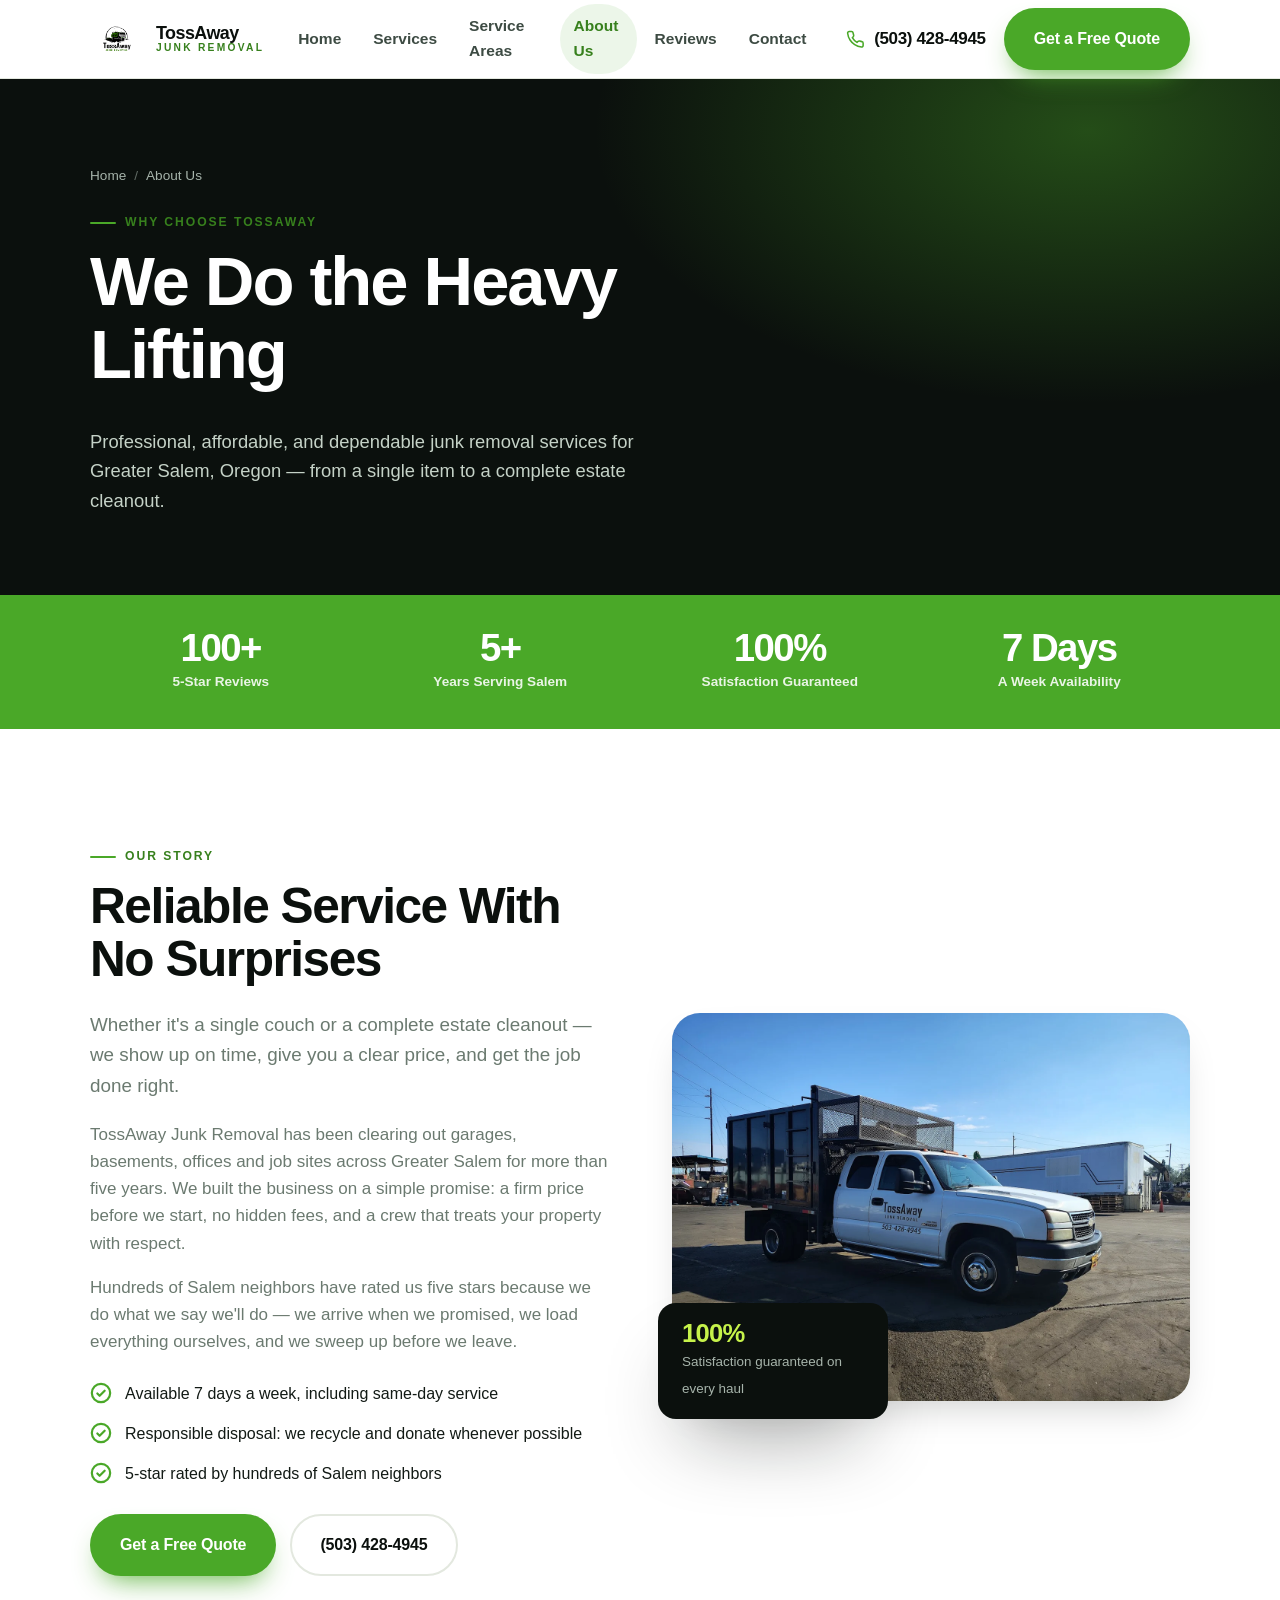
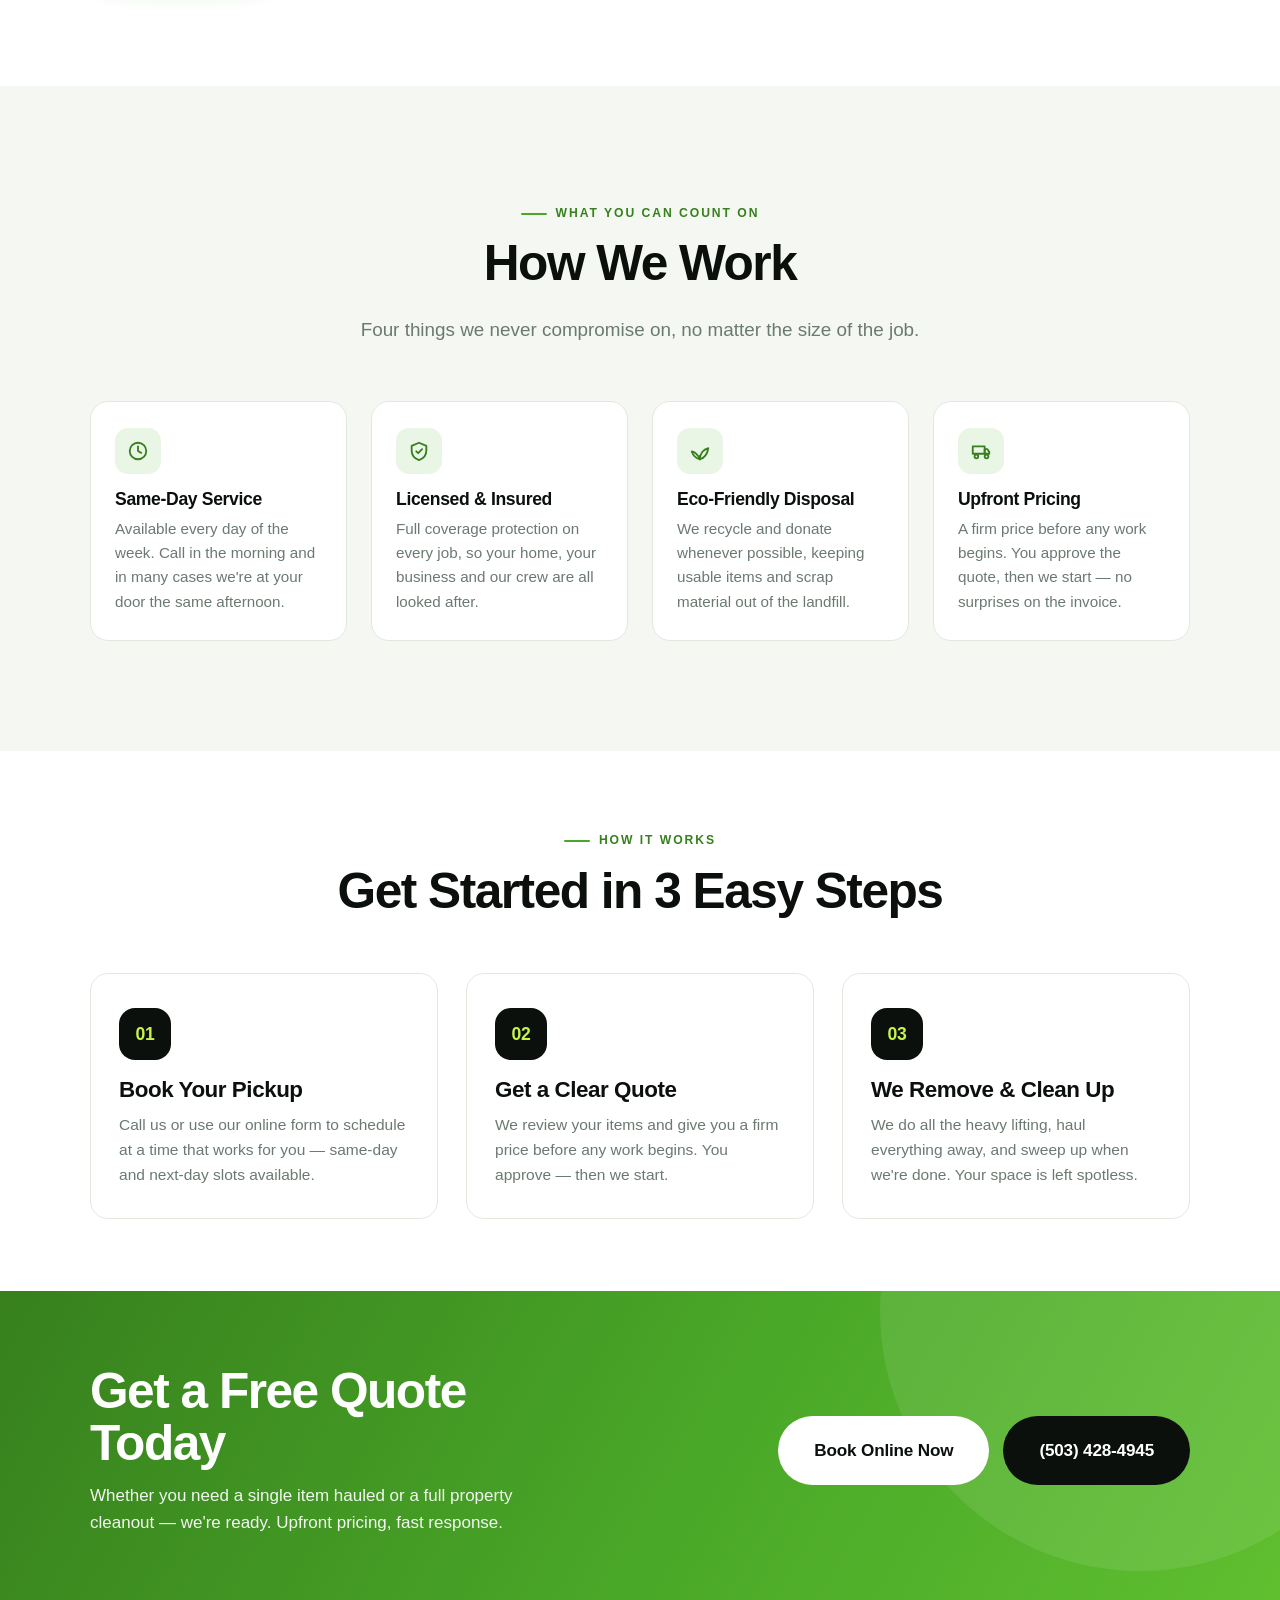
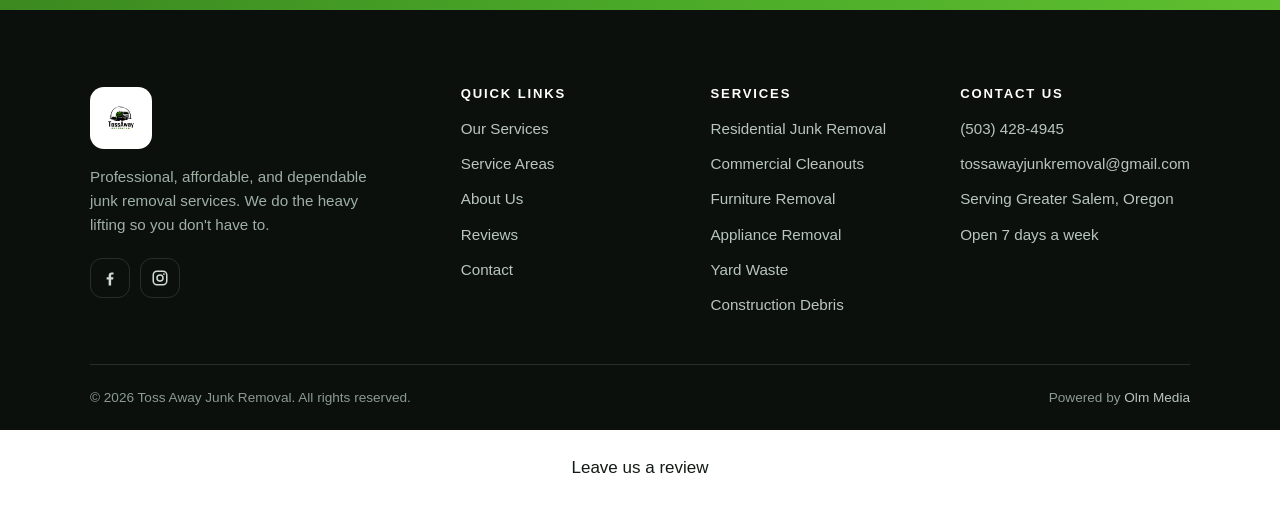
<file: about.html>
<!DOCTYPE html>
<html lang="en">
<head>
<meta charset="utf-8">
<meta name="viewport" content="width=device-width, initial-scale=1">
<title>About TossAway Junk Removal | Salem, Oregon</title>
<meta name="description" content="TossAway Junk Removal has served Greater Salem, Oregon for 5+ years with licensed, insured, eco-friendly junk hauling. Same-day service, upfront pricing and 100+ 5-star reviews.">
<meta name="theme-color" content="#0b100d">
<link rel="canonical" href="/about.html">
<link rel="icon" href="/favicon.svg" type="image/svg+xml">
<link rel="apple-touch-icon" href="/images/source/00-image-1776176278911-gpfalj8p.png">
<meta property="og:type" content="website">
<meta property="og:title" content="About Us | TossAway Junk Removal">
<meta property="og:description" content="Professional, affordable and dependable junk removal. We do the heavy lifting so you don't have to.">
<meta property="og:image" content="/images/source/01-2025-12-19-1775761237061-grdd5so.webp">
<link rel="stylesheet" href="/assets/css/styles.css">
</head>
<body>
<a class="skip-link" href="#main">Skip to main content</a>

<header class="site-header">
  <div class="wrap header-inner">
    <a class="brand" href="/" aria-label="TossAway Junk Removal — home">
      <img src="/images/source/00-image-1776176278911-gpfalj8p.png" alt="TossAway Junk Removal logo featuring a green hauling truck" width="54" height="54">
      <span class="brand-text">
        <span class="brand-name">TossAway</span>
        <span class="brand-sub">Junk Removal</span>
      </span>
    </a>
    <nav class="nav" id="primary-nav" aria-label="Primary">
      <a href="/">Home</a>
      <a href="/services.html">Services</a>
      <a href="/service-areas.html">Service Areas</a>
      <a href="/about.html" class="is-active">About Us</a>
      <a href="/reviews.html">Reviews</a>
      <a href="/contact.html">Contact</a>
    </nav>
    <div class="header-cta">
      <a class="header-phone" href="tel:5034284945">
        <svg class="icon" viewBox="0 0 24 24" fill="none" stroke="currentColor" stroke-width="2" stroke-linecap="round" stroke-linejoin="round" aria-hidden="true"><path d="M22 16.9v3a2 2 0 0 1-2.2 2 19.8 19.8 0 0 1-8.6-3.1 19.5 19.5 0 0 1-6-6A19.8 19.8 0 0 1 2.1 4.2 2 2 0 0 1 4.1 2h3a2 2 0 0 1 2 1.7c.1 1 .4 1.9.7 2.8a2 2 0 0 1-.5 2.1L8.1 9.9a16 16 0 0 0 6 6l1.3-1.2a2 2 0 0 1 2.1-.5c.9.3 1.8.6 2.8.7a2 2 0 0 1 1.7 2z"/></svg>
        <span>(503) 428-4945</span>
      </a>
      <a class="btn btn--primary" href="/contact.html#quote">Get a Free Quote</a>
      <button class="nav-toggle" type="button" aria-expanded="false" aria-controls="primary-nav" aria-label="Toggle navigation menu"><span></span></button>
    </div>
  </div>
</header>

<main id="main">

  <section class="page-hero">
    <div class="wrap">
      <nav class="crumbs" aria-label="Breadcrumb"><a href="/">Home</a><span>/</span> About Us</nav>
      <span class="eyebrow">Why choose TossAway</span>
      <h1>We Do the Heavy Lifting</h1>
      <p>Professional, affordable, and dependable junk removal services for Greater Salem, Oregon — from a single item to a complete estate cleanout.</p>
    </div>
  </section>

  <section class="stat-strip">
    <div class="wrap">
      <div class="stat"><strong>100+</strong><span>5-Star Reviews</span></div>
      <div class="stat"><strong>5+</strong><span>Years Serving Salem</span></div>
      <div class="stat"><strong>100%</strong><span>Satisfaction Guaranteed</span></div>
      <div class="stat"><strong>7 Days</strong><span>A Week Availability</span></div>
    </div>
  </section>

  <section class="section">
    <div class="wrap">
      <div class="split">
        <div class="reveal">
          <span class="eyebrow">Our story</span>
          <h2>Reliable Service With No Surprises</h2>
          <p class="lead" style="margin-bottom:20px">Whether it's a single couch or a complete estate cleanout — we show up on time, give you a clear price, and get the job done right.</p>
          <p style="color:#6b7a70">TossAway Junk Removal has been clearing out garages, basements, offices and job sites across Greater Salem for more than five years. We built the business on a simple promise: a firm price before we start, no hidden fees, and a crew that treats your property with respect.</p>
          <p style="color:#6b7a70">Hundreds of Salem neighbors have rated us five stars because we do what we say we'll do — we arrive when we promised, we load everything ourselves, and we sweep up before we leave.</p>
          <ul class="check-list" style="margin-top:26px">
            <li><svg viewBox="0 0 24 24" fill="none" stroke="currentColor" stroke-width="2.4" stroke-linecap="round" stroke-linejoin="round" aria-hidden="true"><circle cx="12" cy="12" r="10"/><path d="M8 12.5l2.5 2.5L16 9.5"/></svg> Available 7 days a week, including same-day service</li>
            <li><svg viewBox="0 0 24 24" fill="none" stroke="currentColor" stroke-width="2.4" stroke-linecap="round" stroke-linejoin="round" aria-hidden="true"><circle cx="12" cy="12" r="10"/><path d="M8 12.5l2.5 2.5L16 9.5"/></svg> Responsible disposal: we recycle and donate whenever possible</li>
            <li><svg viewBox="0 0 24 24" fill="none" stroke="currentColor" stroke-width="2.4" stroke-linecap="round" stroke-linejoin="round" aria-hidden="true"><circle cx="12" cy="12" r="10"/><path d="M8 12.5l2.5 2.5L16 9.5"/></svg> 5-star rated by hundreds of Salem neighbors</li>
          </ul>
          <div class="btn-row" style="margin-top:28px">
            <a class="btn btn--primary" href="/contact.html#quote">Get a Free Quote</a>
            <a class="btn btn--ghost" href="tel:5034284945">(503) 428-4945</a>
          </div>
        </div>

        <figure class="split__media reveal" style="margin:0">
          <img src="/images/source/01-2025-12-19-1775761237061-grdd5so.webp" alt="The TossAway Junk Removal dump truck with company name and phone number on the door, ready for a Salem junk hauling job" width="1344" height="1008" loading="lazy">
          <figcaption class="media-badge">
            <strong>100%</strong>
            <span>Satisfaction guaranteed on every haul</span>
          </figcaption>
        </figure>
      </div>
    </div>
  </section>

  <section class="section section--cream">
    <div class="wrap">
      <div class="section-head section-head--center reveal">
        <span class="eyebrow">What you can count on</span>
        <h2>How We Work</h2>
        <p class="lead">Four things we never compromise on, no matter the size of the job.</p>
      </div>

      <div class="value-grid">
        <article class="value reveal">
          <div class="vi"><svg viewBox="0 0 24 24" fill="none" stroke="currentColor" stroke-width="2" stroke-linecap="round" stroke-linejoin="round" aria-hidden="true"><circle cx="12" cy="12" r="9"/><path d="M12 7v5l3.5 2"/></svg></div>
          <h3>Same-Day Service</h3>
          <p>Available every day of the week. Call in the morning and in many cases we're at your door the same afternoon.</p>
        </article>
        <article class="value reveal">
          <div class="vi"><svg viewBox="0 0 24 24" fill="none" stroke="currentColor" stroke-width="2" stroke-linecap="round" stroke-linejoin="round" aria-hidden="true"><path d="M12 3l8 3.5v5c0 5-3.4 8.9-8 10.5-4.6-1.6-8-5.5-8-10.5v-5z"/><path d="M9 12.3l2.1 2.1L15.4 10"/></svg></div>
          <h3>Licensed &amp; Insured</h3>
          <p>Full coverage protection on every job, so your home, your business and our crew are all looked after.</p>
        </article>
        <article class="value reveal">
          <div class="vi"><svg viewBox="0 0 24 24" fill="none" stroke="currentColor" stroke-width="2" stroke-linecap="round" stroke-linejoin="round" aria-hidden="true"><path d="M12 21c0-6 3.5-11 9-12-1 6.5-4.5 10.5-9 12z"/><path d="M12 21C9.5 16 6 13 3 12.5 4.5 17 7.5 20 12 21z"/><path d="M12 21v-4"/></svg></div>
          <h3>Eco-Friendly Disposal</h3>
          <p>We recycle and donate whenever possible, keeping usable items and scrap material out of the landfill.</p>
        </article>
        <article class="value reveal">
          <div class="vi"><svg viewBox="0 0 24 24" fill="none" stroke="currentColor" stroke-width="2" stroke-linecap="round" stroke-linejoin="round" aria-hidden="true"><path d="M3 7h13v8H3z"/><path d="M16 10h3l2 3v2h-5z"/><circle cx="7" cy="18" r="2"/><circle cx="18" cy="18" r="2"/></svg></div>
          <h3>Upfront Pricing</h3>
          <p>A firm price before any work begins. You approve the quote, then we start — no surprises on the invoice.</p>
        </article>
      </div>
    </div>
  </section>

  <section class="section section--tight">
    <div class="wrap">
      <div class="section-head section-head--center reveal">
        <span class="eyebrow">How it works</span>
        <h2>Get Started in 3 Easy Steps</h2>
      </div>
      <div class="steps">
        <article class="step reveal">
          <div class="step__num">01</div>
          <h3>Book Your Pickup</h3>
          <p>Call us or use our online form to schedule at a time that works for you — same-day and next-day slots available.</p>
        </article>
        <article class="step reveal">
          <div class="step__num">02</div>
          <h3>Get a Clear Quote</h3>
          <p>We review your items and give you a firm price before any work begins. You approve — then we start.</p>
        </article>
        <article class="step reveal">
          <div class="step__num">03</div>
          <h3>We Remove &amp; Clean Up</h3>
          <p>We do all the heavy lifting, haul everything away, and sweep up when we're done. Your space is left spotless.</p>
        </article>
      </div>
    </div>
  </section>

  <section class="cta-band">
    <div class="wrap">
      <div>
        <h2>Get a Free Quote Today</h2>
        <p>Whether you need a single item hauled or a full property cleanout — we're ready. Upfront pricing, fast response.</p>
      </div>
      <div class="btn-row">
        <a class="btn btn--white btn--lg" href="/contact.html#quote">Book Online Now</a>
        <a class="btn btn--dark btn--lg" href="tel:5034284945">(503) 428-4945</a>
      </div>
    </div>
  </section>

</main>

<footer class="site-footer">
  <div class="wrap">
    <div class="footer-grid">
      <div class="footer-brand">
        <img src="/images/source/00-image-1776176278911-gpfalj8p.png" alt="TossAway Junk Removal logo" width="62" height="62" loading="lazy">
        <p>Professional, affordable, and dependable junk removal services. We do the heavy lifting so you don't have to.</p>
        <div class="socials">
          <a href="https://www.facebook.com/TossAwayJunkRemoval/" target="_blank" rel="noopener" aria-label="TossAway Junk Removal on Facebook"><svg viewBox="0 0 24 24" fill="currentColor" aria-hidden="true"><path d="M13.5 22v-8h2.7l.4-3.1h-3.1V8.9c0-.9.25-1.5 1.55-1.5h1.65V4.6c-.3 0-1.3-.1-2.45-.1-2.4 0-4.05 1.5-4.05 4.2v2.2H7.5V14h2.7v8z"/></svg></a>
          <a href="https://www.instagram.com/tossawayjunkremoval/" target="_blank" rel="noopener" aria-label="TossAway Junk Removal on Instagram"><svg viewBox="0 0 24 24" fill="none" stroke="currentColor" stroke-width="2" aria-hidden="true"><rect x="3" y="3" width="18" height="18" rx="5"/><circle cx="12" cy="12" r="4"/><circle cx="17.2" cy="6.8" r="1.2" fill="currentColor" stroke="none"/></svg></a>
        </div>
      </div>
      <div>
        <h4>Quick Links</h4>
        <ul>
          <li><a href="/services.html">Our Services</a></li>
          <li><a href="/service-areas.html">Service Areas</a></li>
          <li><a href="/about.html">About Us</a></li>
          <li><a href="/reviews.html">Reviews</a></li>
          <li><a href="/contact.html">Contact</a></li>
        </ul>
      </div>
      <div>
        <h4>Services</h4>
        <ul>
          <li><a href="/services.html#residential">Residential Junk Removal</a></li>
          <li><a href="/services.html#commercial">Commercial Cleanouts</a></li>
          <li><a href="/services.html#furniture">Furniture Removal</a></li>
          <li><a href="/services.html#appliances">Appliance Removal</a></li>
          <li><a href="/services.html#yard">Yard Waste</a></li>
          <li><a href="/services.html#construction">Construction Debris</a></li>
        </ul>
      </div>
      <div>
        <h4>Contact Us</h4>
        <ul>
          <li><a href="tel:5034284945">(503) 428-4945</a></li>
          <li><a href="mailto:tossawayjunkremoval@gmail.com">tossawayjunkremoval@gmail.com</a></li>
          <li>Serving Greater Salem, Oregon</li>
          <li>Open 7 days a week</li>
        </ul>
      </div>
    </div>
    <div class="footer-bottom">
      <span>© <span data-year>2026</span> Toss Away Junk Removal. All rights reserved.</span>
      <span>Powered by <a href="https://www.olm.media" target="_blank" rel="noopener">Olm Media</a></span>
    </div>
  </div>
</footer>

<div class="call-bar">
  <a class="btn btn--primary" href="tel:5034284945">Call Now</a>
  <a class="btn btn--ghost-light" href="/contact.html#quote">Free Quote</a>
</div>

<script src="/assets/js/main.js" defer></script>
<script src="https://vision.leadrai.com/widget/loader.js" data-lv-widget data-kind="voice" data-widget="76429e38-4031-4f37-9561-63018e83c4a3" async></script>
<script src="https://vision.leadrai.com/widget/loader.js" data-lv-widget data-kind="chatbot" data-widget="3a1ee87a-e8c8-49a0-8bd6-c1820b1bb41c" async></script>
<p data-lv-review="1" style="text-align:center;margin:24px 0"><a href="/review">Leave us a review</a></p>
<script defer src="https://static.cloudflareinsights.com/beacon.min.js" data-cf-beacon='{"token": "0a932598fc5b4cc9baf156d875620bd1"}'></script>
<script defer data-lv-track src="https://vision.leadrai.com/api/forms/d4b33eed2d9dee7e3b15d34e94879f57/t.js"></script>
</body>
</html>
</file>
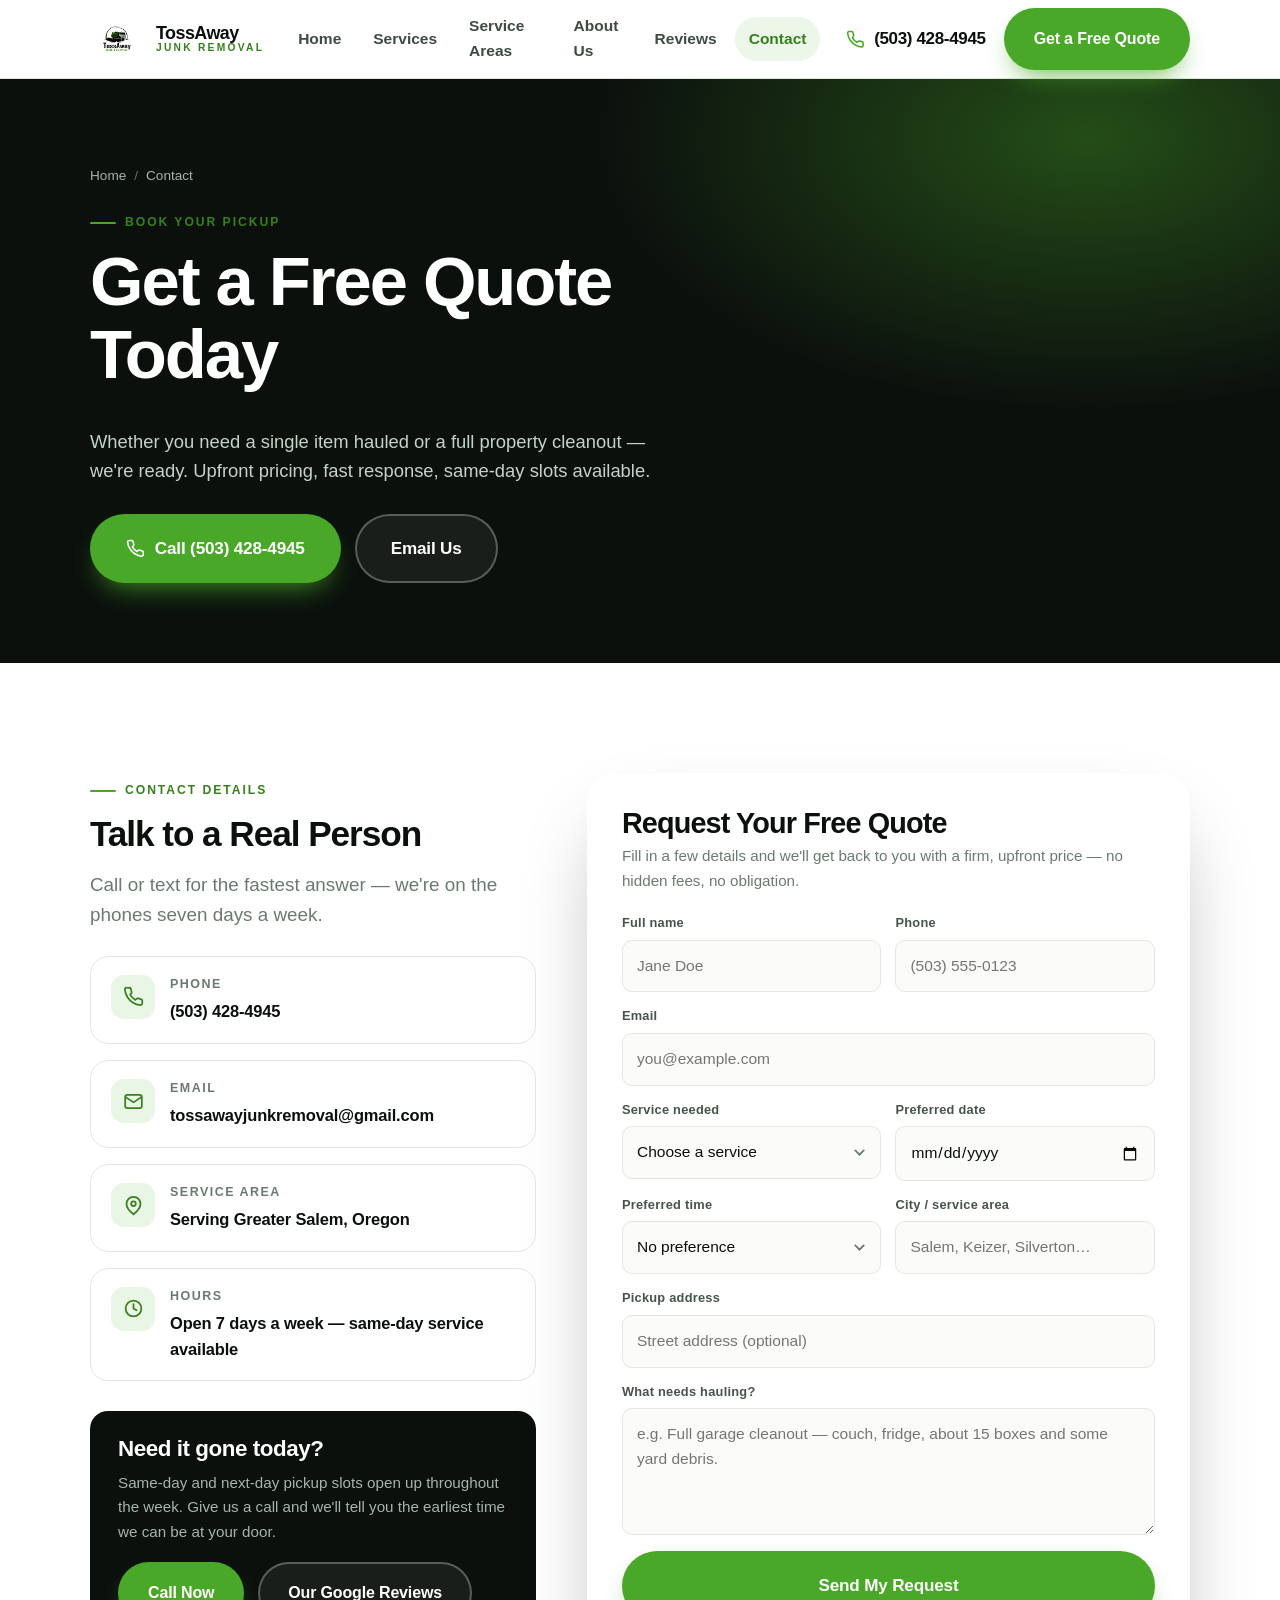
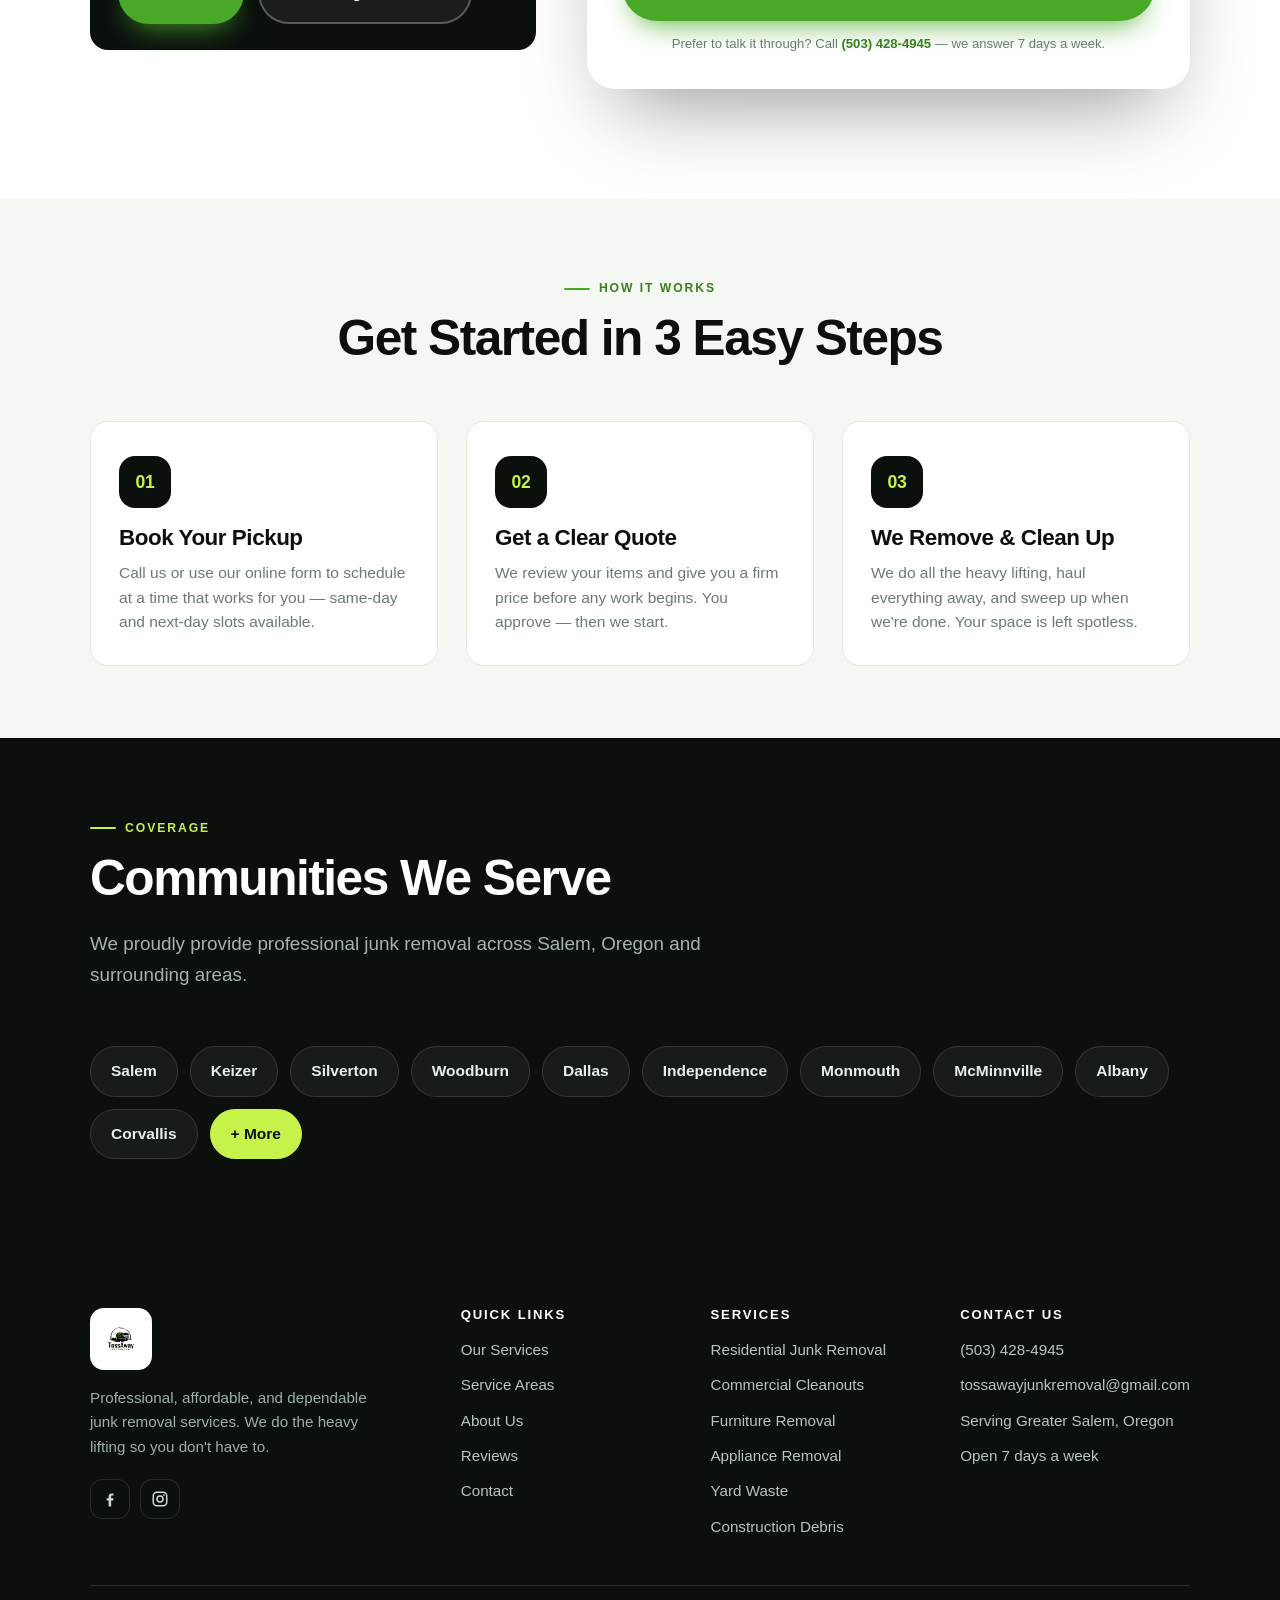
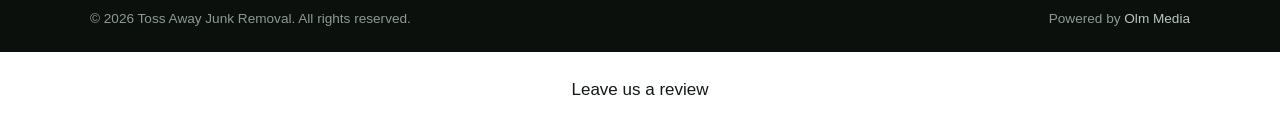
<file: contact.html>
<!DOCTYPE html>
<html lang="en">
<head>
<meta charset="utf-8">
<meta name="viewport" content="width=device-width, initial-scale=1">
<title>Contact &amp; Book | TossAway Junk Removal — (503) 428-4945</title>
<meta name="description" content="Book your junk removal pickup in Salem, Oregon. Call (503) 428-4945, email tossawayjunkremoval@gmail.com, or request a free quote online. Same-day and next-day slots available 7 days a week.">
<meta name="theme-color" content="#0b100d">
<link rel="canonical" href="/contact.html">
<link rel="icon" href="/favicon.svg" type="image/svg+xml">
<link rel="apple-touch-icon" href="/images/source/00-image-1776176278911-gpfalj8p.png">
<meta property="og:type" content="website">
<meta property="og:title" content="Contact TossAway Junk Removal | Salem, Oregon">
<meta property="og:description" content="Book a pickup or request a free quote. Upfront pricing, fast response, 7 days a week.">
<meta property="og:image" content="/images/source/01-2025-12-19-1775761237061-grdd5so.webp">
<link rel="stylesheet" href="/assets/css/styles.css">
</head>
<body>
<a class="skip-link" href="#main">Skip to main content</a>

<header class="site-header">
  <div class="wrap header-inner">
    <a class="brand" href="/" aria-label="TossAway Junk Removal — home">
      <img src="/images/source/00-image-1776176278911-gpfalj8p.png" alt="TossAway Junk Removal logo featuring a green hauling truck" width="54" height="54">
      <span class="brand-text">
        <span class="brand-name">TossAway</span>
        <span class="brand-sub">Junk Removal</span>
      </span>
    </a>
    <nav class="nav" id="primary-nav" aria-label="Primary">
      <a href="/">Home</a>
      <a href="/services.html">Services</a>
      <a href="/service-areas.html">Service Areas</a>
      <a href="/about.html">About Us</a>
      <a href="/reviews.html">Reviews</a>
      <a href="/contact.html" class="is-active">Contact</a>
    </nav>
    <div class="header-cta">
      <a class="header-phone" href="tel:5034284945">
        <svg class="icon" viewBox="0 0 24 24" fill="none" stroke="currentColor" stroke-width="2" stroke-linecap="round" stroke-linejoin="round" aria-hidden="true"><path d="M22 16.9v3a2 2 0 0 1-2.2 2 19.8 19.8 0 0 1-8.6-3.1 19.5 19.5 0 0 1-6-6A19.8 19.8 0 0 1 2.1 4.2 2 2 0 0 1 4.1 2h3a2 2 0 0 1 2 1.7c.1 1 .4 1.9.7 2.8a2 2 0 0 1-.5 2.1L8.1 9.9a16 16 0 0 0 6 6l1.3-1.2a2 2 0 0 1 2.1-.5c.9.3 1.8.6 2.8.7a2 2 0 0 1 1.7 2z"/></svg>
        <span>(503) 428-4945</span>
      </a>
      <a class="btn btn--primary" href="#quote">Get a Free Quote</a>
      <button class="nav-toggle" type="button" aria-expanded="false" aria-controls="primary-nav" aria-label="Toggle navigation menu"><span></span></button>
    </div>
  </div>
</header>

<main id="main">

  <section class="page-hero">
    <div class="wrap">
      <nav class="crumbs" aria-label="Breadcrumb"><a href="/">Home</a><span>/</span> Contact</nav>
      <span class="eyebrow">Book your pickup</span>
      <h1>Get a Free Quote Today</h1>
      <p>Whether you need a single item hauled or a full property cleanout — we're ready. Upfront pricing, fast response, same-day slots available.</p>
      <div class="btn-row" style="margin-top:28px">
        <a class="btn btn--primary btn--lg" href="tel:5034284945">
          <svg class="icon" viewBox="0 0 24 24" fill="none" stroke="currentColor" stroke-width="2" stroke-linecap="round" stroke-linejoin="round" aria-hidden="true"><path d="M22 16.9v3a2 2 0 0 1-2.2 2 19.8 19.8 0 0 1-8.6-3.1 19.5 19.5 0 0 1-6-6A19.8 19.8 0 0 1 2.1 4.2 2 2 0 0 1 4.1 2h3a2 2 0 0 1 2 1.7c.1 1 .4 1.9.7 2.8a2 2 0 0 1-.5 2.1L8.1 9.9a16 16 0 0 0 6 6l1.3-1.2a2 2 0 0 1 2.1-.5c.9.3 1.8.6 2.8.7a2 2 0 0 1 1.7 2z"/></svg>
          Call (503) 428-4945
        </a>
        <a class="btn btn--ghost-light btn--lg" href="mailto:tossawayjunkremoval@gmail.com">Email Us</a>
      </div>
    </div>
  </section>

  <section class="section">
    <div class="wrap">
      <div class="contact-grid">

        <div class="reveal">
          <span class="eyebrow">Contact details</span>
          <h2 style="font-size:clamp(1.6rem,3vw,2.2rem)">Talk to a Real Person</h2>
          <p class="lead" style="margin-bottom:26px">Call or text for the fastest answer — we're on the phones seven days a week.</p>

          <ul class="contact-list">
            <li>
              <span class="ci"><svg viewBox="0 0 24 24" fill="none" stroke="currentColor" stroke-width="2" stroke-linecap="round" stroke-linejoin="round" aria-hidden="true"><path d="M22 16.9v3a2 2 0 0 1-2.2 2 19.8 19.8 0 0 1-8.6-3.1 19.5 19.5 0 0 1-6-6A19.8 19.8 0 0 1 2.1 4.2 2 2 0 0 1 4.1 2h3a2 2 0 0 1 2 1.7c.1 1 .4 1.9.7 2.8a2 2 0 0 1-.5 2.1L8.1 9.9a16 16 0 0 0 6 6l1.3-1.2a2 2 0 0 1 2.1-.5c.9.3 1.8.6 2.8.7a2 2 0 0 1 1.7 2z"/></svg></span>
              <div><strong>Phone</strong><a href="tel:5034284945">(503) 428-4945</a></div>
            </li>
            <li>
              <span class="ci"><svg viewBox="0 0 24 24" fill="none" stroke="currentColor" stroke-width="2" stroke-linecap="round" stroke-linejoin="round" aria-hidden="true"><rect x="2.5" y="4.5" width="19" height="15" rx="2.5"/><path d="M3 7l9 6 9-6"/></svg></span>
              <div><strong>Email</strong><a href="mailto:tossawayjunkremoval@gmail.com">tossawayjunkremoval@gmail.com</a></div>
            </li>
            <li>
              <span class="ci"><svg viewBox="0 0 24 24" fill="none" stroke="currentColor" stroke-width="2" stroke-linecap="round" stroke-linejoin="round" aria-hidden="true"><path d="M20 10c0 6-8 12-8 12s-8-6-8-12a8 8 0 0 1 16 0z"/><circle cx="12" cy="10" r="2.6"/></svg></span>
              <div><strong>Service area</strong><p>Serving Greater Salem, Oregon</p></div>
            </li>
            <li>
              <span class="ci"><svg viewBox="0 0 24 24" fill="none" stroke="currentColor" stroke-width="2" stroke-linecap="round" stroke-linejoin="round" aria-hidden="true"><circle cx="12" cy="12" r="9"/><path d="M12 7v5l3.5 2"/></svg></span>
              <div><strong>Hours</strong><p>Open 7 days a week — same-day service available</p></div>
            </li>
          </ul>

          <div class="hours-box">
            <h3>Need it gone today?</h3>
            <p>Same-day and next-day pickup slots open up throughout the week. Give us a call and we'll tell you the earliest time we can be at your door.</p>
            <div class="btn-row" style="margin-top:18px">
              <a class="btn btn--primary" href="tel:5034284945">Call Now</a>
              <a class="btn btn--ghost-light" href="https://share.google/hp95d3dO6PuOJcBUz" target="_blank" rel="noopener">Our Google Reviews</a>
            </div>
          </div>
        </div>

        <!-- ===================== BOOKING / CONTACT FORM ===================== -->
        <div class="quote-card reveal" id="quote">
          <div class="quote-card__head">
            <h2>Request Your Free Quote</h2>
            <p>Fill in a few details and we'll get back to you with a firm, upfront price — no hidden fees, no obligation.</p>
          </div>

          <form method="POST" action="https://vision.leadrai.com/api/forms/d4b33eed2d9dee7e3b15d34e94879f57" data-leadr>
            <div class="form-status" aria-live="polite"></div>

            <input type="hidden" name="_form" value="Contact">
            <input type="hidden" name="_page" value="">
            <input type="text" name="_gotcha" tabindex="-1" autocomplete="off" style="display:none">

            <div class="form-grid">
              <div class="field">
                <label for="c-name">Full name</label>
                <input id="c-name" type="text" name="name" autocomplete="name" placeholder="Jane Doe" required>
              </div>
              <div class="field">
                <label for="c-phone">Phone</label>
                <input id="c-phone" type="tel" name="phone" autocomplete="tel" placeholder="(503) 555-0123" required>
              </div>
              <div class="field field--full">
                <label for="c-email">Email</label>
                <input id="c-email" type="email" name="email" autocomplete="email" placeholder="you@example.com" required>
              </div>
              <div class="field">
                <label for="c-service">Service needed</label>
                <select id="c-service" name="Service needed" required>
                  <option value="" disabled selected>Choose a service</option>
                  <option>Residential Junk Removal</option>
                  <option>Commercial Cleanout</option>
                  <option>Construction Debris</option>
                  <option>Furniture Removal</option>
                  <option>Appliance Removal</option>
                  <option>Yard Waste</option>
                  <option>Estate Cleanout</option>
                  <option>Something else</option>
                </select>
              </div>
              <div class="field">
                <label for="c-date">Preferred date</label>
                <input id="c-date" type="date" name="Preferred date">
              </div>
              <div class="field">
                <label for="c-time">Preferred time</label>
                <select id="c-time" name="Preferred time">
                  <option value="" selected>No preference</option>
                  <option>Morning</option>
                  <option>Afternoon</option>
                  <option>Evening</option>
                  <option>As soon as possible</option>
                </select>
              </div>
              <div class="field">
                <label for="c-city">City / service area</label>
                <input id="c-city" type="text" name="City" placeholder="Salem, Keizer, Silverton…" autocomplete="address-level2">
              </div>
              <div class="field field--full">
                <label for="c-address">Pickup address</label>
                <input id="c-address" type="text" name="Pickup address" placeholder="Street address (optional)" autocomplete="street-address">
              </div>
              <div class="field field--full">
                <label for="c-details">What needs hauling?</label>
                <textarea id="c-details" name="Job details" rows="4" placeholder="e.g. Full garage cleanout — couch, fridge, about 15 boxes and some yard debris."></textarea>
              </div>
            </div>

            <button class="btn btn--primary btn--wide btn--lg" type="submit" style="margin-top:16px">Send My Request</button>
            <p class="form-note">Prefer to talk it through? Call <a href="tel:5034284945">(503) 428-4945</a> — we answer 7 days a week.</p>
          </form>
        </div>

      </div>
    </div>
  </section>

  <section class="section section--cream section--tight">
    <div class="wrap">
      <div class="section-head section-head--center reveal">
        <span class="eyebrow">How it works</span>
        <h2>Get Started in 3 Easy Steps</h2>
      </div>
      <div class="steps">
        <article class="step reveal">
          <div class="step__num">01</div>
          <h3>Book Your Pickup</h3>
          <p>Call us or use our online form to schedule at a time that works for you — same-day and next-day slots available.</p>
        </article>
        <article class="step reveal">
          <div class="step__num">02</div>
          <h3>Get a Clear Quote</h3>
          <p>We review your items and give you a firm price before any work begins. You approve — then we start.</p>
        </article>
        <article class="step reveal">
          <div class="step__num">03</div>
          <h3>We Remove &amp; Clean Up</h3>
          <p>We do all the heavy lifting, haul everything away, and sweep up when we're done. Your space is left spotless.</p>
        </article>
      </div>
    </div>
  </section>

  <section class="section section--dark section--tight">
    <div class="wrap">
      <div class="section-head reveal">
        <span class="eyebrow">Coverage</span>
        <h2>Communities We Serve</h2>
        <p class="lead">We proudly provide professional junk removal across Salem, Oregon and surrounding areas.</p>
      </div>
      <div class="area-pills reveal">
        <a class="area-pill" href="/service-areas.html">Salem</a>
        <a class="area-pill" href="/service-areas.html">Keizer</a>
        <a class="area-pill" href="/service-areas.html">Silverton</a>
        <a class="area-pill" href="/service-areas.html">Woodburn</a>
        <a class="area-pill" href="/service-areas.html">Dallas</a>
        <a class="area-pill" href="/service-areas.html">Independence</a>
        <a class="area-pill" href="/service-areas.html">Monmouth</a>
        <a class="area-pill" href="/service-areas.html">McMinnville</a>
        <a class="area-pill" href="/service-areas.html">Albany</a>
        <a class="area-pill" href="/service-areas.html">Corvallis</a>
        <a class="area-pill area-pill--more" href="/service-areas.html">+ More</a>
      </div>
    </div>
  </section>

</main>

<footer class="site-footer">
  <div class="wrap">
    <div class="footer-grid">
      <div class="footer-brand">
        <img src="/images/source/00-image-1776176278911-gpfalj8p.png" alt="TossAway Junk Removal logo" width="62" height="62" loading="lazy">
        <p>Professional, affordable, and dependable junk removal services. We do the heavy lifting so you don't have to.</p>
        <div class="socials">
          <a href="https://www.facebook.com/TossAwayJunkRemoval/" target="_blank" rel="noopener" aria-label="TossAway Junk Removal on Facebook"><svg viewBox="0 0 24 24" fill="currentColor" aria-hidden="true"><path d="M13.5 22v-8h2.7l.4-3.1h-3.1V8.9c0-.9.25-1.5 1.55-1.5h1.65V4.6c-.3 0-1.3-.1-2.45-.1-2.4 0-4.05 1.5-4.05 4.2v2.2H7.5V14h2.7v8z"/></svg></a>
          <a href="https://www.instagram.com/tossawayjunkremoval/" target="_blank" rel="noopener" aria-label="TossAway Junk Removal on Instagram"><svg viewBox="0 0 24 24" fill="none" stroke="currentColor" stroke-width="2" aria-hidden="true"><rect x="3" y="3" width="18" height="18" rx="5"/><circle cx="12" cy="12" r="4"/><circle cx="17.2" cy="6.8" r="1.2" fill="currentColor" stroke="none"/></svg></a>
        </div>
      </div>
      <div>
        <h4>Quick Links</h4>
        <ul>
          <li><a href="/services.html">Our Services</a></li>
          <li><a href="/service-areas.html">Service Areas</a></li>
          <li><a href="/about.html">About Us</a></li>
          <li><a href="/reviews.html">Reviews</a></li>
          <li><a href="/contact.html">Contact</a></li>
        </ul>
      </div>
      <div>
        <h4>Services</h4>
        <ul>
          <li><a href="/services.html#residential">Residential Junk Removal</a></li>
          <li><a href="/services.html#commercial">Commercial Cleanouts</a></li>
          <li><a href="/services.html#furniture">Furniture Removal</a></li>
          <li><a href="/services.html#appliances">Appliance Removal</a></li>
          <li><a href="/services.html#yard">Yard Waste</a></li>
          <li><a href="/services.html#construction">Construction Debris</a></li>
        </ul>
      </div>
      <div>
        <h4>Contact Us</h4>
        <ul>
          <li><a href="tel:5034284945">(503) 428-4945</a></li>
          <li><a href="mailto:tossawayjunkremoval@gmail.com">tossawayjunkremoval@gmail.com</a></li>
          <li>Serving Greater Salem, Oregon</li>
          <li>Open 7 days a week</li>
        </ul>
      </div>
    </div>
    <div class="footer-bottom">
      <span>© <span data-year>2026</span> Toss Away Junk Removal. All rights reserved.</span>
      <span>Powered by <a href="https://www.olm.media" target="_blank" rel="noopener">Olm Media</a></span>
    </div>
  </div>
</footer>

<div class="call-bar">
  <a class="btn btn--primary" href="tel:5034284945">Call Now</a>
  <a class="btn btn--ghost-light" href="#quote">Free Quote</a>
</div>

<script src="/assets/js/main.js" defer></script>
<script src="https://vision.leadrai.com/widget/loader.js" data-lv-widget data-kind="voice" data-widget="76429e38-4031-4f37-9561-63018e83c4a3" async></script>
<script src="https://vision.leadrai.com/widget/loader.js" data-lv-widget data-kind="chatbot" data-widget="3a1ee87a-e8c8-49a0-8bd6-c1820b1bb41c" async></script>
<p data-lv-review="1" style="text-align:center;margin:24px 0"><a href="/review">Leave us a review</a></p>
<script defer src="https://static.cloudflareinsights.com/beacon.min.js" data-cf-beacon='{"token": "0a932598fc5b4cc9baf156d875620bd1"}'></script>
<script defer data-lv-track src="https://vision.leadrai.com/api/forms/d4b33eed2d9dee7e3b15d34e94879f57/t.js"></script>
</body>
</html>
</file>
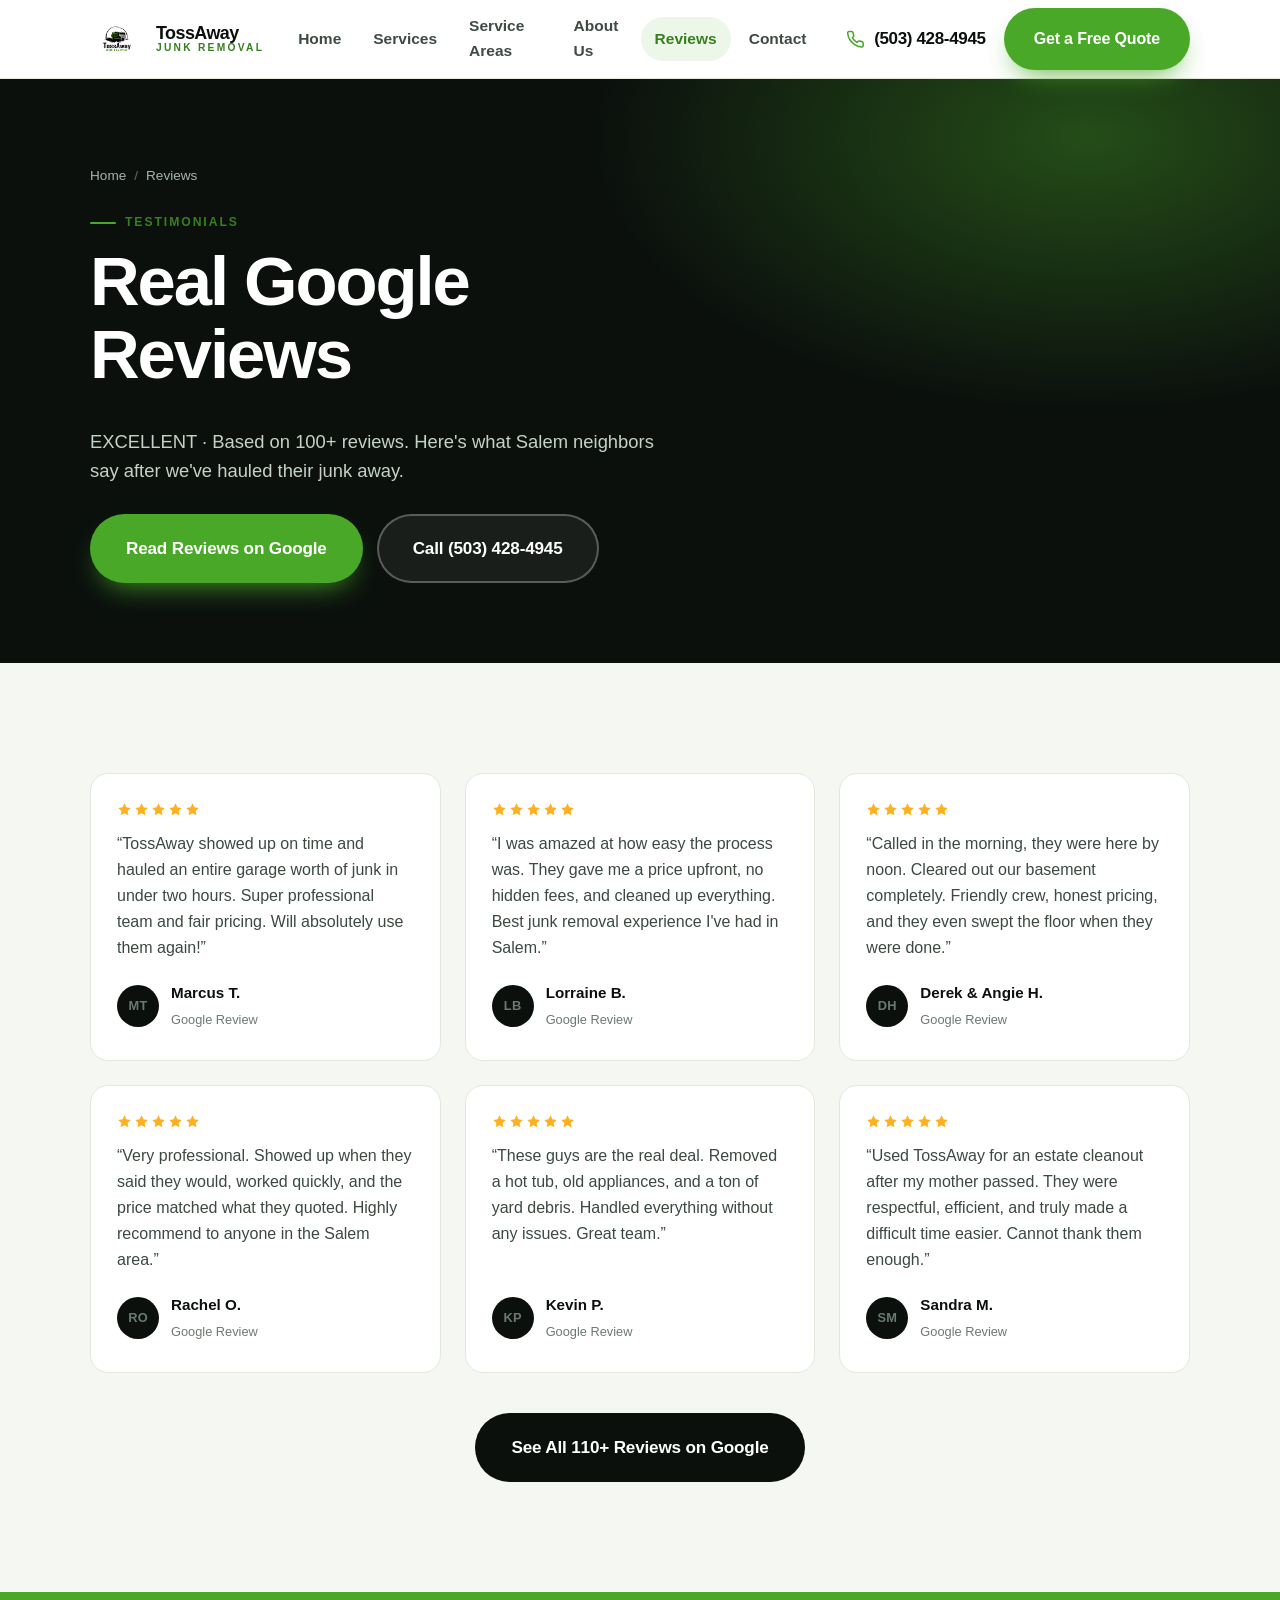
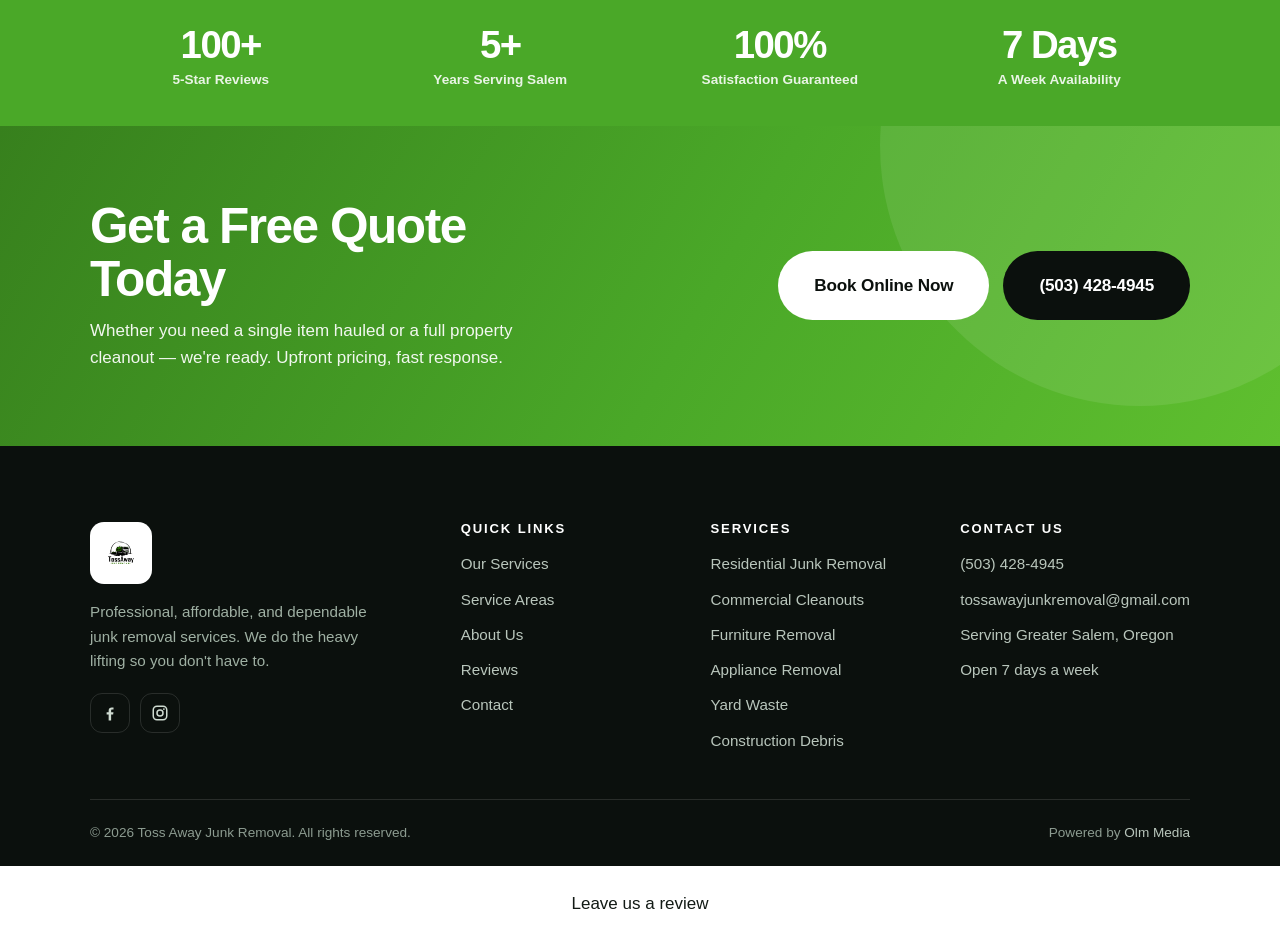
<file: reviews.html>
<!DOCTYPE html>
<html lang="en">
<head>
<meta charset="utf-8">
<meta name="viewport" content="width=device-width, initial-scale=1">
<title>Reviews | TossAway Junk Removal, Salem OR — 110+ 5-Star Google Reviews</title>
<meta name="description" content="Read real Google reviews from TossAway Junk Removal customers across Salem, Oregon. Rated EXCELLENT based on 100+ five-star reviews. Call (503) 428-4945 for a free quote.">
<meta name="theme-color" content="#0b100d">
<link rel="canonical" href="/reviews.html">
<link rel="icon" href="/favicon.svg" type="image/svg+xml">
<link rel="apple-touch-icon" href="/images/source/00-image-1776176278911-gpfalj8p.png">
<meta property="og:type" content="website">
<meta property="og:title" content="Real Google Reviews | TossAway Junk Removal">
<meta property="og:description" content="EXCELLENT — based on 100+ five-star reviews from Salem, Oregon neighbors.">
<meta property="og:image" content="/images/source/01-2025-12-19-1775761237061-grdd5so.webp">
<link rel="stylesheet" href="/assets/css/styles.css">
</head>
<body>
<a class="skip-link" href="#main">Skip to main content</a>

<header class="site-header">
  <div class="wrap header-inner">
    <a class="brand" href="/" aria-label="TossAway Junk Removal — home">
      <img src="/images/source/00-image-1776176278911-gpfalj8p.png" alt="TossAway Junk Removal logo featuring a green hauling truck" width="54" height="54">
      <span class="brand-text">
        <span class="brand-name">TossAway</span>
        <span class="brand-sub">Junk Removal</span>
      </span>
    </a>
    <nav class="nav" id="primary-nav" aria-label="Primary">
      <a href="/">Home</a>
      <a href="/services.html">Services</a>
      <a href="/service-areas.html">Service Areas</a>
      <a href="/about.html">About Us</a>
      <a href="/reviews.html" class="is-active">Reviews</a>
      <a href="/contact.html">Contact</a>
    </nav>
    <div class="header-cta">
      <a class="header-phone" href="tel:5034284945">
        <svg class="icon" viewBox="0 0 24 24" fill="none" stroke="currentColor" stroke-width="2" stroke-linecap="round" stroke-linejoin="round" aria-hidden="true"><path d="M22 16.9v3a2 2 0 0 1-2.2 2 19.8 19.8 0 0 1-8.6-3.1 19.5 19.5 0 0 1-6-6A19.8 19.8 0 0 1 2.1 4.2 2 2 0 0 1 4.1 2h3a2 2 0 0 1 2 1.7c.1 1 .4 1.9.7 2.8a2 2 0 0 1-.5 2.1L8.1 9.9a16 16 0 0 0 6 6l1.3-1.2a2 2 0 0 1 2.1-.5c.9.3 1.8.6 2.8.7a2 2 0 0 1 1.7 2z"/></svg>
        <span>(503) 428-4945</span>
      </a>
      <a class="btn btn--primary" href="/contact.html#quote">Get a Free Quote</a>
      <button class="nav-toggle" type="button" aria-expanded="false" aria-controls="primary-nav" aria-label="Toggle navigation menu"><span></span></button>
    </div>
  </div>
</header>

<main id="main">

  <section class="page-hero">
    <div class="wrap">
      <nav class="crumbs" aria-label="Breadcrumb"><a href="/">Home</a><span>/</span> Reviews</nav>
      <span class="eyebrow">Testimonials</span>
      <h1>Real Google Reviews</h1>
      <p>EXCELLENT · Based on 100+ reviews. Here's what Salem neighbors say after we've hauled their junk away.</p>
      <div class="btn-row" style="margin-top:28px">
        <a class="btn btn--primary btn--lg" href="https://share.google/hp95d3dO6PuOJcBUz" target="_blank" rel="noopener">Read Reviews on Google</a>
        <a class="btn btn--ghost-light btn--lg" href="tel:5034284945">Call (503) 428-4945</a>
      </div>
    </div>
  </section>

  <section class="section section--cream">
    <div class="wrap">
      <div class="review-grid">

        <article class="review reveal">
          <span class="stars" aria-label="5 out of 5 stars">
            <svg viewBox="0 0 24 24" fill="currentColor" aria-hidden="true"><path d="M12 2l3 6.5 7 .9-5 4.8 1.2 7L12 17.9 5.8 21.2 7 14.2 2 9.4l7-.9z"/></svg>
            <svg viewBox="0 0 24 24" fill="currentColor" aria-hidden="true"><path d="M12 2l3 6.5 7 .9-5 4.8 1.2 7L12 17.9 5.8 21.2 7 14.2 2 9.4l7-.9z"/></svg>
            <svg viewBox="0 0 24 24" fill="currentColor" aria-hidden="true"><path d="M12 2l3 6.5 7 .9-5 4.8 1.2 7L12 17.9 5.8 21.2 7 14.2 2 9.4l7-.9z"/></svg>
            <svg viewBox="0 0 24 24" fill="currentColor" aria-hidden="true"><path d="M12 2l3 6.5 7 .9-5 4.8 1.2 7L12 17.9 5.8 21.2 7 14.2 2 9.4l7-.9z"/></svg>
            <svg viewBox="0 0 24 24" fill="currentColor" aria-hidden="true"><path d="M12 2l3 6.5 7 .9-5 4.8 1.2 7L12 17.9 5.8 21.2 7 14.2 2 9.4l7-.9z"/></svg>
          </span>
          <blockquote>“TossAway showed up on time and hauled an entire garage worth of junk in under two hours. Super professional team and fair pricing. Will absolutely use them again!”</blockquote>
          <div class="review__who"><span class="avatar" aria-hidden="true">MT</span><div><strong>Marcus T.</strong><span>Google Review</span></div></div>
        </article>

        <article class="review reveal">
          <span class="stars" aria-label="5 out of 5 stars">
            <svg viewBox="0 0 24 24" fill="currentColor" aria-hidden="true"><path d="M12 2l3 6.5 7 .9-5 4.8 1.2 7L12 17.9 5.8 21.2 7 14.2 2 9.4l7-.9z"/></svg>
            <svg viewBox="0 0 24 24" fill="currentColor" aria-hidden="true"><path d="M12 2l3 6.5 7 .9-5 4.8 1.2 7L12 17.9 5.8 21.2 7 14.2 2 9.4l7-.9z"/></svg>
            <svg viewBox="0 0 24 24" fill="currentColor" aria-hidden="true"><path d="M12 2l3 6.5 7 .9-5 4.8 1.2 7L12 17.9 5.8 21.2 7 14.2 2 9.4l7-.9z"/></svg>
            <svg viewBox="0 0 24 24" fill="currentColor" aria-hidden="true"><path d="M12 2l3 6.5 7 .9-5 4.8 1.2 7L12 17.9 5.8 21.2 7 14.2 2 9.4l7-.9z"/></svg>
            <svg viewBox="0 0 24 24" fill="currentColor" aria-hidden="true"><path d="M12 2l3 6.5 7 .9-5 4.8 1.2 7L12 17.9 5.8 21.2 7 14.2 2 9.4l7-.9z"/></svg>
          </span>
          <blockquote>“I was amazed at how easy the process was. They gave me a price upfront, no hidden fees, and cleaned up everything. Best junk removal experience I've had in Salem.”</blockquote>
          <div class="review__who"><span class="avatar" aria-hidden="true">LB</span><div><strong>Lorraine B.</strong><span>Google Review</span></div></div>
        </article>

        <article class="review reveal">
          <span class="stars" aria-label="5 out of 5 stars">
            <svg viewBox="0 0 24 24" fill="currentColor" aria-hidden="true"><path d="M12 2l3 6.5 7 .9-5 4.8 1.2 7L12 17.9 5.8 21.2 7 14.2 2 9.4l7-.9z"/></svg>
            <svg viewBox="0 0 24 24" fill="currentColor" aria-hidden="true"><path d="M12 2l3 6.5 7 .9-5 4.8 1.2 7L12 17.9 5.8 21.2 7 14.2 2 9.4l7-.9z"/></svg>
            <svg viewBox="0 0 24 24" fill="currentColor" aria-hidden="true"><path d="M12 2l3 6.5 7 .9-5 4.8 1.2 7L12 17.9 5.8 21.2 7 14.2 2 9.4l7-.9z"/></svg>
            <svg viewBox="0 0 24 24" fill="currentColor" aria-hidden="true"><path d="M12 2l3 6.5 7 .9-5 4.8 1.2 7L12 17.9 5.8 21.2 7 14.2 2 9.4l7-.9z"/></svg>
            <svg viewBox="0 0 24 24" fill="currentColor" aria-hidden="true"><path d="M12 2l3 6.5 7 .9-5 4.8 1.2 7L12 17.9 5.8 21.2 7 14.2 2 9.4l7-.9z"/></svg>
          </span>
          <blockquote>“Called in the morning, they were here by noon. Cleared out our basement completely. Friendly crew, honest pricing, and they even swept the floor when they were done.”</blockquote>
          <div class="review__who"><span class="avatar" aria-hidden="true">DH</span><div><strong>Derek &amp; Angie H.</strong><span>Google Review</span></div></div>
        </article>

        <article class="review reveal">
          <span class="stars" aria-label="5 out of 5 stars">
            <svg viewBox="0 0 24 24" fill="currentColor" aria-hidden="true"><path d="M12 2l3 6.5 7 .9-5 4.8 1.2 7L12 17.9 5.8 21.2 7 14.2 2 9.4l7-.9z"/></svg>
            <svg viewBox="0 0 24 24" fill="currentColor" aria-hidden="true"><path d="M12 2l3 6.5 7 .9-5 4.8 1.2 7L12 17.9 5.8 21.2 7 14.2 2 9.4l7-.9z"/></svg>
            <svg viewBox="0 0 24 24" fill="currentColor" aria-hidden="true"><path d="M12 2l3 6.5 7 .9-5 4.8 1.2 7L12 17.9 5.8 21.2 7 14.2 2 9.4l7-.9z"/></svg>
            <svg viewBox="0 0 24 24" fill="currentColor" aria-hidden="true"><path d="M12 2l3 6.5 7 .9-5 4.8 1.2 7L12 17.9 5.8 21.2 7 14.2 2 9.4l7-.9z"/></svg>
            <svg viewBox="0 0 24 24" fill="currentColor" aria-hidden="true"><path d="M12 2l3 6.5 7 .9-5 4.8 1.2 7L12 17.9 5.8 21.2 7 14.2 2 9.4l7-.9z"/></svg>
          </span>
          <blockquote>“Very professional. Showed up when they said they would, worked quickly, and the price matched what they quoted. Highly recommend to anyone in the Salem area.”</blockquote>
          <div class="review__who"><span class="avatar" aria-hidden="true">RO</span><div><strong>Rachel O.</strong><span>Google Review</span></div></div>
        </article>

        <article class="review reveal">
          <span class="stars" aria-label="5 out of 5 stars">
            <svg viewBox="0 0 24 24" fill="currentColor" aria-hidden="true"><path d="M12 2l3 6.5 7 .9-5 4.8 1.2 7L12 17.9 5.8 21.2 7 14.2 2 9.4l7-.9z"/></svg>
            <svg viewBox="0 0 24 24" fill="currentColor" aria-hidden="true"><path d="M12 2l3 6.5 7 .9-5 4.8 1.2 7L12 17.9 5.8 21.2 7 14.2 2 9.4l7-.9z"/></svg>
            <svg viewBox="0 0 24 24" fill="currentColor" aria-hidden="true"><path d="M12 2l3 6.5 7 .9-5 4.8 1.2 7L12 17.9 5.8 21.2 7 14.2 2 9.4l7-.9z"/></svg>
            <svg viewBox="0 0 24 24" fill="currentColor" aria-hidden="true"><path d="M12 2l3 6.5 7 .9-5 4.8 1.2 7L12 17.9 5.8 21.2 7 14.2 2 9.4l7-.9z"/></svg>
            <svg viewBox="0 0 24 24" fill="currentColor" aria-hidden="true"><path d="M12 2l3 6.5 7 .9-5 4.8 1.2 7L12 17.9 5.8 21.2 7 14.2 2 9.4l7-.9z"/></svg>
          </span>
          <blockquote>“These guys are the real deal. Removed a hot tub, old appliances, and a ton of yard debris. Handled everything without any issues. Great team.”</blockquote>
          <div class="review__who"><span class="avatar" aria-hidden="true">KP</span><div><strong>Kevin P.</strong><span>Google Review</span></div></div>
        </article>

        <article class="review reveal">
          <span class="stars" aria-label="5 out of 5 stars">
            <svg viewBox="0 0 24 24" fill="currentColor" aria-hidden="true"><path d="M12 2l3 6.5 7 .9-5 4.8 1.2 7L12 17.9 5.8 21.2 7 14.2 2 9.4l7-.9z"/></svg>
            <svg viewBox="0 0 24 24" fill="currentColor" aria-hidden="true"><path d="M12 2l3 6.5 7 .9-5 4.8 1.2 7L12 17.9 5.8 21.2 7 14.2 2 9.4l7-.9z"/></svg>
            <svg viewBox="0 0 24 24" fill="currentColor" aria-hidden="true"><path d="M12 2l3 6.5 7 .9-5 4.8 1.2 7L12 17.9 5.8 21.2 7 14.2 2 9.4l7-.9z"/></svg>
            <svg viewBox="0 0 24 24" fill="currentColor" aria-hidden="true"><path d="M12 2l3 6.5 7 .9-5 4.8 1.2 7L12 17.9 5.8 21.2 7 14.2 2 9.4l7-.9z"/></svg>
            <svg viewBox="0 0 24 24" fill="currentColor" aria-hidden="true"><path d="M12 2l3 6.5 7 .9-5 4.8 1.2 7L12 17.9 5.8 21.2 7 14.2 2 9.4l7-.9z"/></svg>
          </span>
          <blockquote>“Used TossAway for an estate cleanout after my mother passed. They were respectful, efficient, and truly made a difficult time easier. Cannot thank them enough.”</blockquote>
          <div class="review__who"><span class="avatar" aria-hidden="true">SM</span><div><strong>Sandra M.</strong><span>Google Review</span></div></div>
        </article>

      </div>

      <div class="btn-row reveal" style="margin-top:40px;justify-content:center">
        <a class="btn btn--dark btn--lg" href="https://share.google/hp95d3dO6PuOJcBUz" target="_blank" rel="noopener">See All 110+ Reviews on Google</a>
      </div>
    </div>
  </section>

  <section class="stat-strip">
    <div class="wrap">
      <div class="stat"><strong>100+</strong><span>5-Star Reviews</span></div>
      <div class="stat"><strong>5+</strong><span>Years Serving Salem</span></div>
      <div class="stat"><strong>100%</strong><span>Satisfaction Guaranteed</span></div>
      <div class="stat"><strong>7 Days</strong><span>A Week Availability</span></div>
    </div>
  </section>

  <section class="cta-band">
    <div class="wrap">
      <div>
        <h2>Get a Free Quote Today</h2>
        <p>Whether you need a single item hauled or a full property cleanout — we're ready. Upfront pricing, fast response.</p>
      </div>
      <div class="btn-row">
        <a class="btn btn--white btn--lg" href="/contact.html#quote">Book Online Now</a>
        <a class="btn btn--dark btn--lg" href="tel:5034284945">(503) 428-4945</a>
      </div>
    </div>
  </section>

</main>

<footer class="site-footer">
  <div class="wrap">
    <div class="footer-grid">
      <div class="footer-brand">
        <img src="/images/source/00-image-1776176278911-gpfalj8p.png" alt="TossAway Junk Removal logo" width="62" height="62" loading="lazy">
        <p>Professional, affordable, and dependable junk removal services. We do the heavy lifting so you don't have to.</p>
        <div class="socials">
          <a href="https://www.facebook.com/TossAwayJunkRemoval/" target="_blank" rel="noopener" aria-label="TossAway Junk Removal on Facebook"><svg viewBox="0 0 24 24" fill="currentColor" aria-hidden="true"><path d="M13.5 22v-8h2.7l.4-3.1h-3.1V8.9c0-.9.25-1.5 1.55-1.5h1.65V4.6c-.3 0-1.3-.1-2.45-.1-2.4 0-4.05 1.5-4.05 4.2v2.2H7.5V14h2.7v8z"/></svg></a>
          <a href="https://www.instagram.com/tossawayjunkremoval/" target="_blank" rel="noopener" aria-label="TossAway Junk Removal on Instagram"><svg viewBox="0 0 24 24" fill="none" stroke="currentColor" stroke-width="2" aria-hidden="true"><rect x="3" y="3" width="18" height="18" rx="5"/><circle cx="12" cy="12" r="4"/><circle cx="17.2" cy="6.8" r="1.2" fill="currentColor" stroke="none"/></svg></a>
        </div>
      </div>
      <div>
        <h4>Quick Links</h4>
        <ul>
          <li><a href="/services.html">Our Services</a></li>
          <li><a href="/service-areas.html">Service Areas</a></li>
          <li><a href="/about.html">About Us</a></li>
          <li><a href="/reviews.html">Reviews</a></li>
          <li><a href="/contact.html">Contact</a></li>
        </ul>
      </div>
      <div>
        <h4>Services</h4>
        <ul>
          <li><a href="/services.html#residential">Residential Junk Removal</a></li>
          <li><a href="/services.html#commercial">Commercial Cleanouts</a></li>
          <li><a href="/services.html#furniture">Furniture Removal</a></li>
          <li><a href="/services.html#appliances">Appliance Removal</a></li>
          <li><a href="/services.html#yard">Yard Waste</a></li>
          <li><a href="/services.html#construction">Construction Debris</a></li>
        </ul>
      </div>
      <div>
        <h4>Contact Us</h4>
        <ul>
          <li><a href="tel:5034284945">(503) 428-4945</a></li>
          <li><a href="mailto:tossawayjunkremoval@gmail.com">tossawayjunkremoval@gmail.com</a></li>
          <li>Serving Greater Salem, Oregon</li>
          <li>Open 7 days a week</li>
        </ul>
      </div>
    </div>
    <div class="footer-bottom">
      <span>© <span data-year>2026</span> Toss Away Junk Removal. All rights reserved.</span>
      <span>Powered by <a href="https://www.olm.media" target="_blank" rel="noopener">Olm Media</a></span>
    </div>
  </div>
</footer>

<div class="call-bar">
  <a class="btn btn--primary" href="tel:5034284945">Call Now</a>
  <a class="btn btn--ghost-light" href="/contact.html#quote">Free Quote</a>
</div>

<script src="/assets/js/main.js" defer></script>
<script src="https://vision.leadrai.com/widget/loader.js" data-lv-widget data-kind="voice" data-widget="76429e38-4031-4f37-9561-63018e83c4a3" async></script>
<script src="https://vision.leadrai.com/widget/loader.js" data-lv-widget data-kind="chatbot" data-widget="3a1ee87a-e8c8-49a0-8bd6-c1820b1bb41c" async></script>
<p data-lv-review="1" style="text-align:center;margin:24px 0"><a href="/review">Leave us a review</a></p>
<script defer src="https://static.cloudflareinsights.com/beacon.min.js" data-cf-beacon='{"token": "0a932598fc5b4cc9baf156d875620bd1"}'></script>
<script defer data-lv-track src="https://vision.leadrai.com/api/forms/d4b33eed2d9dee7e3b15d34e94879f57/t.js"></script>
</body>
</html>
</file>
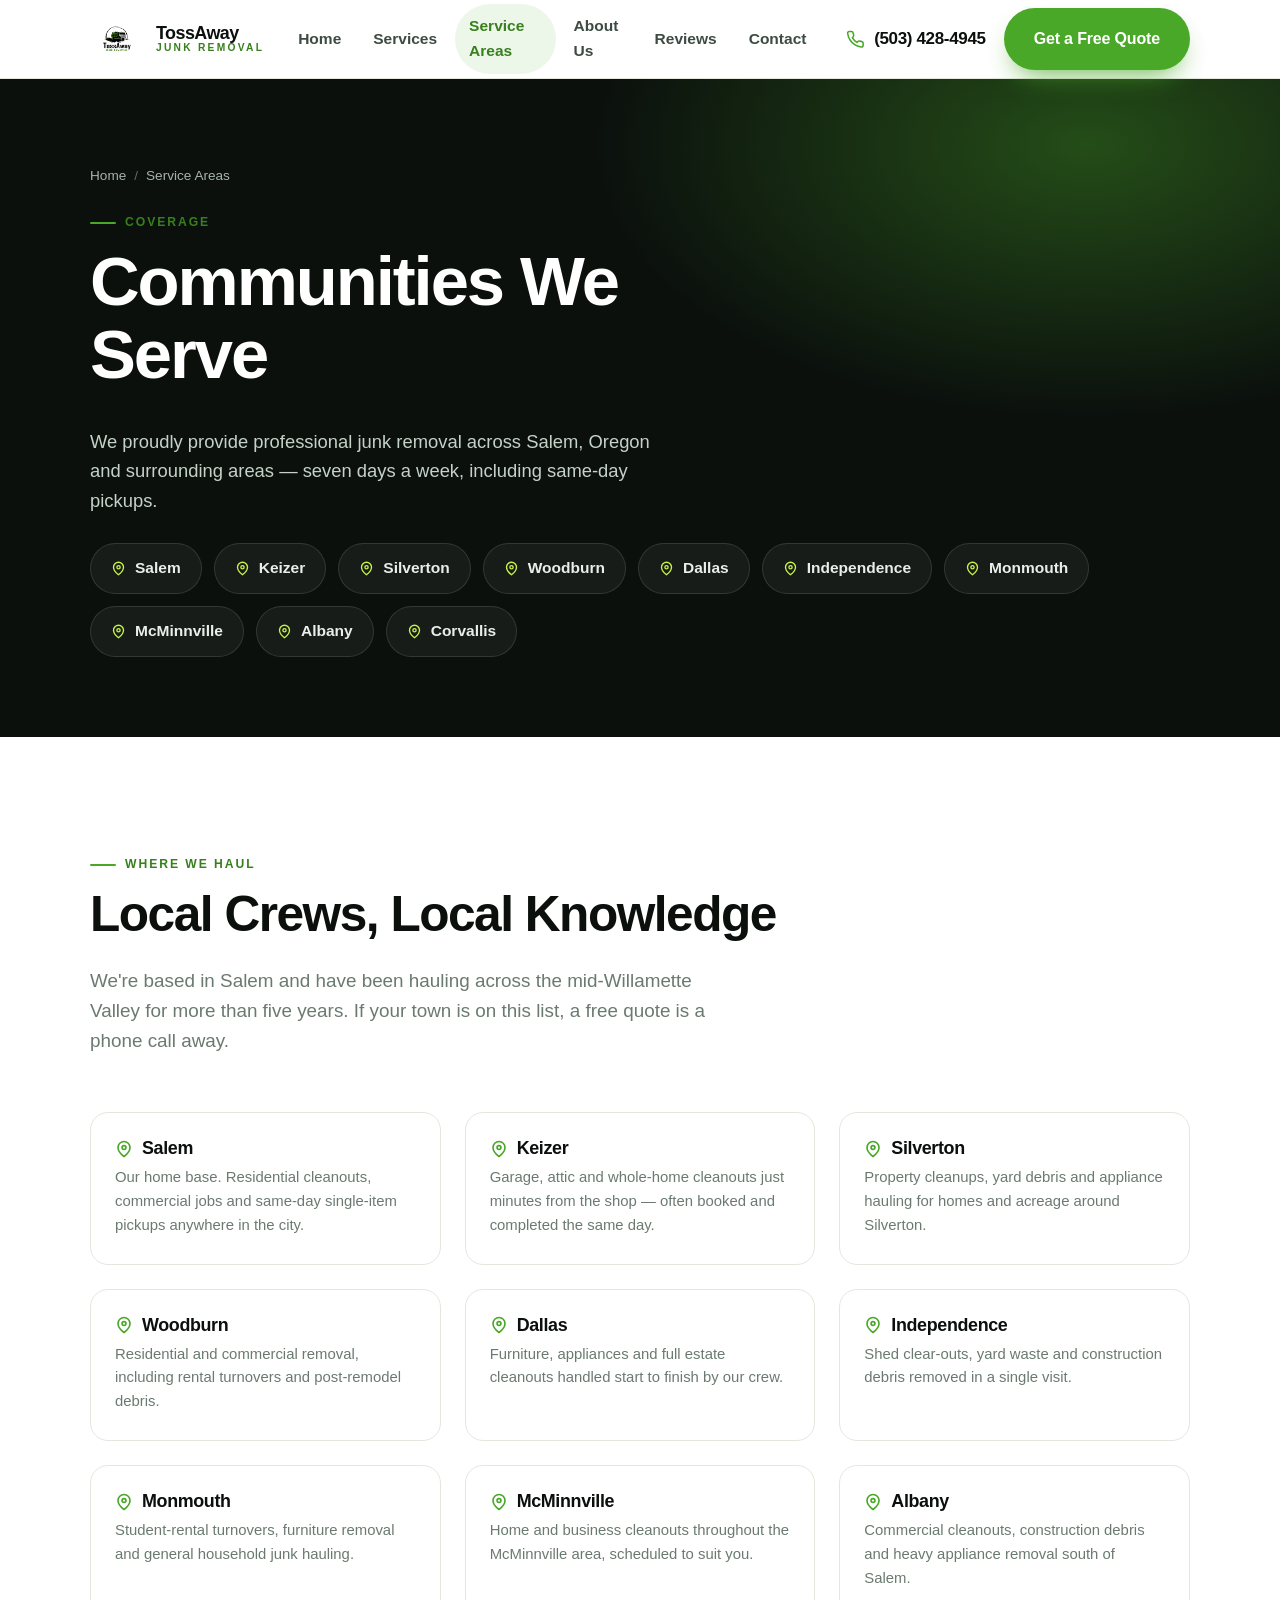
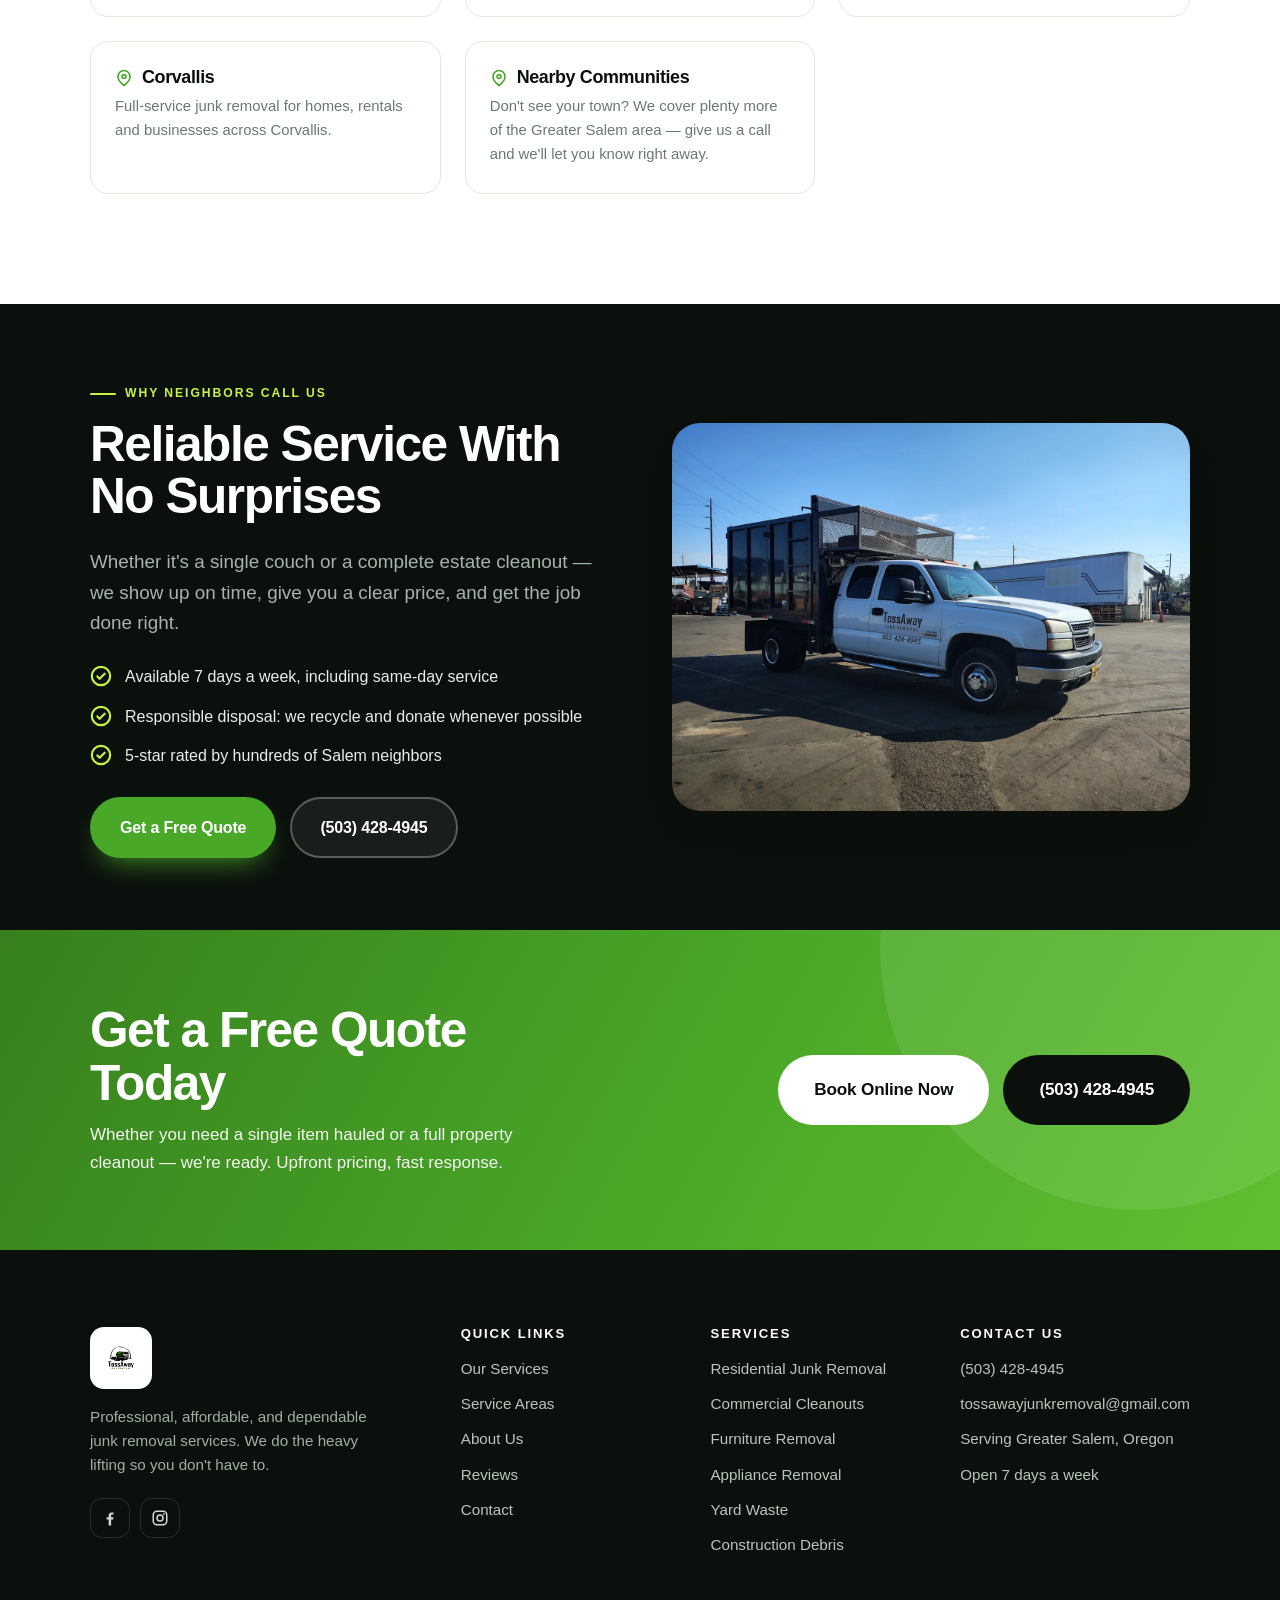
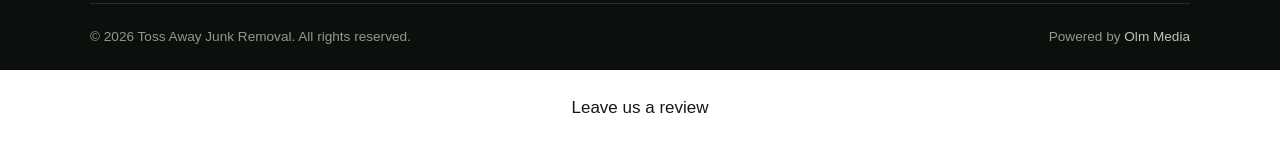
<file: service-areas.html>
<!DOCTYPE html>
<html lang="en">
<head>
<meta charset="utf-8">
<meta name="viewport" content="width=device-width, initial-scale=1">
<title>Service Areas | Junk Removal in Salem, Keizer, Silverton &amp; Beyond</title>
<meta name="description" content="TossAway Junk Removal serves Salem, Keizer, Silverton, Woodburn, Dallas, Independence, Monmouth, McMinnville, Albany, Corvallis and the surrounding Willamette Valley. Call (503) 428-4945.">
<meta name="theme-color" content="#0b100d">
<link rel="canonical" href="/service-areas.html">
<link rel="icon" href="/favicon.svg" type="image/svg+xml">
<link rel="apple-touch-icon" href="/images/source/00-image-1776176278911-gpfalj8p.png">
<meta property="og:type" content="website">
<meta property="og:title" content="Service Areas | TossAway Junk Removal">
<meta property="og:description" content="Professional junk removal across Salem, Oregon and surrounding communities.">
<meta property="og:image" content="/images/source/01-2025-12-19-1775761237061-grdd5so.webp">
<link rel="stylesheet" href="/assets/css/styles.css">
</head>
<body>
<a class="skip-link" href="#main">Skip to main content</a>

<header class="site-header">
  <div class="wrap header-inner">
    <a class="brand" href="/" aria-label="TossAway Junk Removal — home">
      <img src="/images/source/00-image-1776176278911-gpfalj8p.png" alt="TossAway Junk Removal logo featuring a green hauling truck" width="54" height="54">
      <span class="brand-text">
        <span class="brand-name">TossAway</span>
        <span class="brand-sub">Junk Removal</span>
      </span>
    </a>
    <nav class="nav" id="primary-nav" aria-label="Primary">
      <a href="/">Home</a>
      <a href="/services.html">Services</a>
      <a href="/service-areas.html" class="is-active">Service Areas</a>
      <a href="/about.html">About Us</a>
      <a href="/reviews.html">Reviews</a>
      <a href="/contact.html">Contact</a>
    </nav>
    <div class="header-cta">
      <a class="header-phone" href="tel:5034284945">
        <svg class="icon" viewBox="0 0 24 24" fill="none" stroke="currentColor" stroke-width="2" stroke-linecap="round" stroke-linejoin="round" aria-hidden="true"><path d="M22 16.9v3a2 2 0 0 1-2.2 2 19.8 19.8 0 0 1-8.6-3.1 19.5 19.5 0 0 1-6-6A19.8 19.8 0 0 1 2.1 4.2 2 2 0 0 1 4.1 2h3a2 2 0 0 1 2 1.7c.1 1 .4 1.9.7 2.8a2 2 0 0 1-.5 2.1L8.1 9.9a16 16 0 0 0 6 6l1.3-1.2a2 2 0 0 1 2.1-.5c.9.3 1.8.6 2.8.7a2 2 0 0 1 1.7 2z"/></svg>
        <span>(503) 428-4945</span>
      </a>
      <a class="btn btn--primary" href="/contact.html#quote">Get a Free Quote</a>
      <button class="nav-toggle" type="button" aria-expanded="false" aria-controls="primary-nav" aria-label="Toggle navigation menu"><span></span></button>
    </div>
  </div>
</header>

<main id="main">

  <section class="page-hero">
    <div class="wrap">
      <nav class="crumbs" aria-label="Breadcrumb"><a href="/">Home</a><span>/</span> Service Areas</nav>
      <span class="eyebrow">Coverage</span>
      <h1>Communities We Serve</h1>
      <p>We proudly provide professional junk removal across Salem, Oregon and surrounding areas — seven days a week, including same-day pickups.</p>
      <div class="area-pills" style="margin-top:28px">
        <a class="area-pill" href="/contact.html#quote"><svg viewBox="0 0 24 24" fill="none" stroke="currentColor" stroke-width="2.2" stroke-linecap="round" stroke-linejoin="round" aria-hidden="true"><path d="M20 10c0 6-8 12-8 12s-8-6-8-12a8 8 0 0 1 16 0z"/><circle cx="12" cy="10" r="2.6"/></svg> Salem</a>
        <a class="area-pill" href="/contact.html#quote"><svg viewBox="0 0 24 24" fill="none" stroke="currentColor" stroke-width="2.2" stroke-linecap="round" stroke-linejoin="round" aria-hidden="true"><path d="M20 10c0 6-8 12-8 12s-8-6-8-12a8 8 0 0 1 16 0z"/><circle cx="12" cy="10" r="2.6"/></svg> Keizer</a>
        <a class="area-pill" href="/contact.html#quote"><svg viewBox="0 0 24 24" fill="none" stroke="currentColor" stroke-width="2.2" stroke-linecap="round" stroke-linejoin="round" aria-hidden="true"><path d="M20 10c0 6-8 12-8 12s-8-6-8-12a8 8 0 0 1 16 0z"/><circle cx="12" cy="10" r="2.6"/></svg> Silverton</a>
        <a class="area-pill" href="/contact.html#quote"><svg viewBox="0 0 24 24" fill="none" stroke="currentColor" stroke-width="2.2" stroke-linecap="round" stroke-linejoin="round" aria-hidden="true"><path d="M20 10c0 6-8 12-8 12s-8-6-8-12a8 8 0 0 1 16 0z"/><circle cx="12" cy="10" r="2.6"/></svg> Woodburn</a>
        <a class="area-pill" href="/contact.html#quote"><svg viewBox="0 0 24 24" fill="none" stroke="currentColor" stroke-width="2.2" stroke-linecap="round" stroke-linejoin="round" aria-hidden="true"><path d="M20 10c0 6-8 12-8 12s-8-6-8-12a8 8 0 0 1 16 0z"/><circle cx="12" cy="10" r="2.6"/></svg> Dallas</a>
        <a class="area-pill" href="/contact.html#quote"><svg viewBox="0 0 24 24" fill="none" stroke="currentColor" stroke-width="2.2" stroke-linecap="round" stroke-linejoin="round" aria-hidden="true"><path d="M20 10c0 6-8 12-8 12s-8-6-8-12a8 8 0 0 1 16 0z"/><circle cx="12" cy="10" r="2.6"/></svg> Independence</a>
        <a class="area-pill" href="/contact.html#quote"><svg viewBox="0 0 24 24" fill="none" stroke="currentColor" stroke-width="2.2" stroke-linecap="round" stroke-linejoin="round" aria-hidden="true"><path d="M20 10c0 6-8 12-8 12s-8-6-8-12a8 8 0 0 1 16 0z"/><circle cx="12" cy="10" r="2.6"/></svg> Monmouth</a>
        <a class="area-pill" href="/contact.html#quote"><svg viewBox="0 0 24 24" fill="none" stroke="currentColor" stroke-width="2.2" stroke-linecap="round" stroke-linejoin="round" aria-hidden="true"><path d="M20 10c0 6-8 12-8 12s-8-6-8-12a8 8 0 0 1 16 0z"/><circle cx="12" cy="10" r="2.6"/></svg> McMinnville</a>
        <a class="area-pill" href="/contact.html#quote"><svg viewBox="0 0 24 24" fill="none" stroke="currentColor" stroke-width="2.2" stroke-linecap="round" stroke-linejoin="round" aria-hidden="true"><path d="M20 10c0 6-8 12-8 12s-8-6-8-12a8 8 0 0 1 16 0z"/><circle cx="12" cy="10" r="2.6"/></svg> Albany</a>
        <a class="area-pill" href="/contact.html#quote"><svg viewBox="0 0 24 24" fill="none" stroke="currentColor" stroke-width="2.2" stroke-linecap="round" stroke-linejoin="round" aria-hidden="true"><path d="M20 10c0 6-8 12-8 12s-8-6-8-12a8 8 0 0 1 16 0z"/><circle cx="12" cy="10" r="2.6"/></svg> Corvallis</a>
      </div>
    </div>
  </section>

  <section class="section">
    <div class="wrap">
      <div class="section-head reveal">
        <span class="eyebrow">Where we haul</span>
        <h2>Local Crews, Local Knowledge</h2>
        <p class="lead">We're based in Salem and have been hauling across the mid-Willamette Valley for more than five years. If your town is on this list, a free quote is a phone call away.</p>
      </div>

      <div class="area-cards">
        <article class="area-card reveal">
          <h3><svg viewBox="0 0 24 24" fill="none" stroke="currentColor" stroke-width="2.2" stroke-linecap="round" stroke-linejoin="round" aria-hidden="true"><path d="M20 10c0 6-8 12-8 12s-8-6-8-12a8 8 0 0 1 16 0z"/><circle cx="12" cy="10" r="2.6"/></svg> Salem</h3>
          <p>Our home base. Residential cleanouts, commercial jobs and same-day single-item pickups anywhere in the city.</p>
        </article>
        <article class="area-card reveal">
          <h3><svg viewBox="0 0 24 24" fill="none" stroke="currentColor" stroke-width="2.2" stroke-linecap="round" stroke-linejoin="round" aria-hidden="true"><path d="M20 10c0 6-8 12-8 12s-8-6-8-12a8 8 0 0 1 16 0z"/><circle cx="12" cy="10" r="2.6"/></svg> Keizer</h3>
          <p>Garage, attic and whole-home cleanouts just minutes from the shop — often booked and completed the same day.</p>
        </article>
        <article class="area-card reveal">
          <h3><svg viewBox="0 0 24 24" fill="none" stroke="currentColor" stroke-width="2.2" stroke-linecap="round" stroke-linejoin="round" aria-hidden="true"><path d="M20 10c0 6-8 12-8 12s-8-6-8-12a8 8 0 0 1 16 0z"/><circle cx="12" cy="10" r="2.6"/></svg> Silverton</h3>
          <p>Property cleanups, yard debris and appliance hauling for homes and acreage around Silverton.</p>
        </article>
        <article class="area-card reveal">
          <h3><svg viewBox="0 0 24 24" fill="none" stroke="currentColor" stroke-width="2.2" stroke-linecap="round" stroke-linejoin="round" aria-hidden="true"><path d="M20 10c0 6-8 12-8 12s-8-6-8-12a8 8 0 0 1 16 0z"/><circle cx="12" cy="10" r="2.6"/></svg> Woodburn</h3>
          <p>Residential and commercial removal, including rental turnovers and post-remodel debris.</p>
        </article>
        <article class="area-card reveal">
          <h3><svg viewBox="0 0 24 24" fill="none" stroke="currentColor" stroke-width="2.2" stroke-linecap="round" stroke-linejoin="round" aria-hidden="true"><path d="M20 10c0 6-8 12-8 12s-8-6-8-12a8 8 0 0 1 16 0z"/><circle cx="12" cy="10" r="2.6"/></svg> Dallas</h3>
          <p>Furniture, appliances and full estate cleanouts handled start to finish by our crew.</p>
        </article>
        <article class="area-card reveal">
          <h3><svg viewBox="0 0 24 24" fill="none" stroke="currentColor" stroke-width="2.2" stroke-linecap="round" stroke-linejoin="round" aria-hidden="true"><path d="M20 10c0 6-8 12-8 12s-8-6-8-12a8 8 0 0 1 16 0z"/><circle cx="12" cy="10" r="2.6"/></svg> Independence</h3>
          <p>Shed clear-outs, yard waste and construction debris removed in a single visit.</p>
        </article>
        <article class="area-card reveal">
          <h3><svg viewBox="0 0 24 24" fill="none" stroke="currentColor" stroke-width="2.2" stroke-linecap="round" stroke-linejoin="round" aria-hidden="true"><path d="M20 10c0 6-8 12-8 12s-8-6-8-12a8 8 0 0 1 16 0z"/><circle cx="12" cy="10" r="2.6"/></svg> Monmouth</h3>
          <p>Student-rental turnovers, furniture removal and general household junk hauling.</p>
        </article>
        <article class="area-card reveal">
          <h3><svg viewBox="0 0 24 24" fill="none" stroke="currentColor" stroke-width="2.2" stroke-linecap="round" stroke-linejoin="round" aria-hidden="true"><path d="M20 10c0 6-8 12-8 12s-8-6-8-12a8 8 0 0 1 16 0z"/><circle cx="12" cy="10" r="2.6"/></svg> McMinnville</h3>
          <p>Home and business cleanouts throughout the McMinnville area, scheduled to suit you.</p>
        </article>
        <article class="area-card reveal">
          <h3><svg viewBox="0 0 24 24" fill="none" stroke="currentColor" stroke-width="2.2" stroke-linecap="round" stroke-linejoin="round" aria-hidden="true"><path d="M20 10c0 6-8 12-8 12s-8-6-8-12a8 8 0 0 1 16 0z"/><circle cx="12" cy="10" r="2.6"/></svg> Albany</h3>
          <p>Commercial cleanouts, construction debris and heavy appliance removal south of Salem.</p>
        </article>
        <article class="area-card reveal">
          <h3><svg viewBox="0 0 24 24" fill="none" stroke="currentColor" stroke-width="2.2" stroke-linecap="round" stroke-linejoin="round" aria-hidden="true"><path d="M20 10c0 6-8 12-8 12s-8-6-8-12a8 8 0 0 1 16 0z"/><circle cx="12" cy="10" r="2.6"/></svg> Corvallis</h3>
          <p>Full-service junk removal for homes, rentals and businesses across Corvallis.</p>
        </article>
        <article class="area-card reveal">
          <h3><svg viewBox="0 0 24 24" fill="none" stroke="currentColor" stroke-width="2.2" stroke-linecap="round" stroke-linejoin="round" aria-hidden="true"><path d="M20 10c0 6-8 12-8 12s-8-6-8-12a8 8 0 0 1 16 0z"/><circle cx="12" cy="10" r="2.6"/></svg> Nearby Communities</h3>
          <p>Don't see your town? We cover plenty more of the Greater Salem area — give us a call and we'll let you know right away.</p>
        </article>
      </div>
    </div>
  </section>

  <section class="section section--dark section--tight">
    <div class="wrap">
      <div class="split">
        <div class="reveal">
          <span class="eyebrow">Why neighbors call us</span>
          <h2>Reliable Service With No Surprises</h2>
          <p class="lead" style="margin-bottom:26px">Whether it's a single couch or a complete estate cleanout — we show up on time, give you a clear price, and get the job done right.</p>
          <ul class="check-list">
            <li><svg viewBox="0 0 24 24" fill="none" stroke="currentColor" stroke-width="2.4" stroke-linecap="round" stroke-linejoin="round" aria-hidden="true"><circle cx="12" cy="12" r="10"/><path d="M8 12.5l2.5 2.5L16 9.5"/></svg> Available 7 days a week, including same-day service</li>
            <li><svg viewBox="0 0 24 24" fill="none" stroke="currentColor" stroke-width="2.4" stroke-linecap="round" stroke-linejoin="round" aria-hidden="true"><circle cx="12" cy="12" r="10"/><path d="M8 12.5l2.5 2.5L16 9.5"/></svg> Responsible disposal: we recycle and donate whenever possible</li>
            <li><svg viewBox="0 0 24 24" fill="none" stroke="currentColor" stroke-width="2.4" stroke-linecap="round" stroke-linejoin="round" aria-hidden="true"><circle cx="12" cy="12" r="10"/><path d="M8 12.5l2.5 2.5L16 9.5"/></svg> 5-star rated by hundreds of Salem neighbors</li>
          </ul>
          <div class="btn-row">
            <a class="btn btn--primary" href="/contact.html#quote">Get a Free Quote</a>
            <a class="btn btn--ghost-light" href="tel:5034284945">(503) 428-4945</a>
          </div>
        </div>
        <figure class="split__media reveal" style="margin:0">
          <img src="/images/source/01-2025-12-19-1775761237061-grdd5so.webp" alt="TossAway Junk Removal truck parked and ready to haul junk from a customer's property in the Salem, Oregon area" width="1344" height="1008" loading="lazy">
        </figure>
      </div>
    </div>
  </section>

  <section class="cta-band">
    <div class="wrap">
      <div>
        <h2>Get a Free Quote Today</h2>
        <p>Whether you need a single item hauled or a full property cleanout — we're ready. Upfront pricing, fast response.</p>
      </div>
      <div class="btn-row">
        <a class="btn btn--white btn--lg" href="/contact.html#quote">Book Online Now</a>
        <a class="btn btn--dark btn--lg" href="tel:5034284945">(503) 428-4945</a>
      </div>
    </div>
  </section>

</main>

<footer class="site-footer">
  <div class="wrap">
    <div class="footer-grid">
      <div class="footer-brand">
        <img src="/images/source/00-image-1776176278911-gpfalj8p.png" alt="TossAway Junk Removal logo" width="62" height="62" loading="lazy">
        <p>Professional, affordable, and dependable junk removal services. We do the heavy lifting so you don't have to.</p>
        <div class="socials">
          <a href="https://www.facebook.com/TossAwayJunkRemoval/" target="_blank" rel="noopener" aria-label="TossAway Junk Removal on Facebook"><svg viewBox="0 0 24 24" fill="currentColor" aria-hidden="true"><path d="M13.5 22v-8h2.7l.4-3.1h-3.1V8.9c0-.9.25-1.5 1.55-1.5h1.65V4.6c-.3 0-1.3-.1-2.45-.1-2.4 0-4.05 1.5-4.05 4.2v2.2H7.5V14h2.7v8z"/></svg></a>
          <a href="https://www.instagram.com/tossawayjunkremoval/" target="_blank" rel="noopener" aria-label="TossAway Junk Removal on Instagram"><svg viewBox="0 0 24 24" fill="none" stroke="currentColor" stroke-width="2" aria-hidden="true"><rect x="3" y="3" width="18" height="18" rx="5"/><circle cx="12" cy="12" r="4"/><circle cx="17.2" cy="6.8" r="1.2" fill="currentColor" stroke="none"/></svg></a>
        </div>
      </div>
      <div>
        <h4>Quick Links</h4>
        <ul>
          <li><a href="/services.html">Our Services</a></li>
          <li><a href="/service-areas.html">Service Areas</a></li>
          <li><a href="/about.html">About Us</a></li>
          <li><a href="/reviews.html">Reviews</a></li>
          <li><a href="/contact.html">Contact</a></li>
        </ul>
      </div>
      <div>
        <h4>Services</h4>
        <ul>
          <li><a href="/services.html#residential">Residential Junk Removal</a></li>
          <li><a href="/services.html#commercial">Commercial Cleanouts</a></li>
          <li><a href="/services.html#furniture">Furniture Removal</a></li>
          <li><a href="/services.html#appliances">Appliance Removal</a></li>
          <li><a href="/services.html#yard">Yard Waste</a></li>
          <li><a href="/services.html#construction">Construction Debris</a></li>
        </ul>
      </div>
      <div>
        <h4>Contact Us</h4>
        <ul>
          <li><a href="tel:5034284945">(503) 428-4945</a></li>
          <li><a href="mailto:tossawayjunkremoval@gmail.com">tossawayjunkremoval@gmail.com</a></li>
          <li>Serving Greater Salem, Oregon</li>
          <li>Open 7 days a week</li>
        </ul>
      </div>
    </div>
    <div class="footer-bottom">
      <span>© <span data-year>2026</span> Toss Away Junk Removal. All rights reserved.</span>
      <span>Powered by <a href="https://www.olm.media" target="_blank" rel="noopener">Olm Media</a></span>
    </div>
  </div>
</footer>

<div class="call-bar">
  <a class="btn btn--primary" href="tel:5034284945">Call Now</a>
  <a class="btn btn--ghost-light" href="/contact.html#quote">Free Quote</a>
</div>

<script src="/assets/js/main.js" defer></script>
<script src="https://vision.leadrai.com/widget/loader.js" data-lv-widget data-kind="voice" data-widget="76429e38-4031-4f37-9561-63018e83c4a3" async></script>
<script src="https://vision.leadrai.com/widget/loader.js" data-lv-widget data-kind="chatbot" data-widget="3a1ee87a-e8c8-49a0-8bd6-c1820b1bb41c" async></script>
<p data-lv-review="1" style="text-align:center;margin:24px 0"><a href="/review">Leave us a review</a></p>
<script defer src="https://static.cloudflareinsights.com/beacon.min.js" data-cf-beacon='{"token": "0a932598fc5b4cc9baf156d875620bd1"}'></script>
<script defer data-lv-track src="https://vision.leadrai.com/api/forms/d4b33eed2d9dee7e3b15d34e94879f57/t.js"></script>
</body>
</html>
</file>
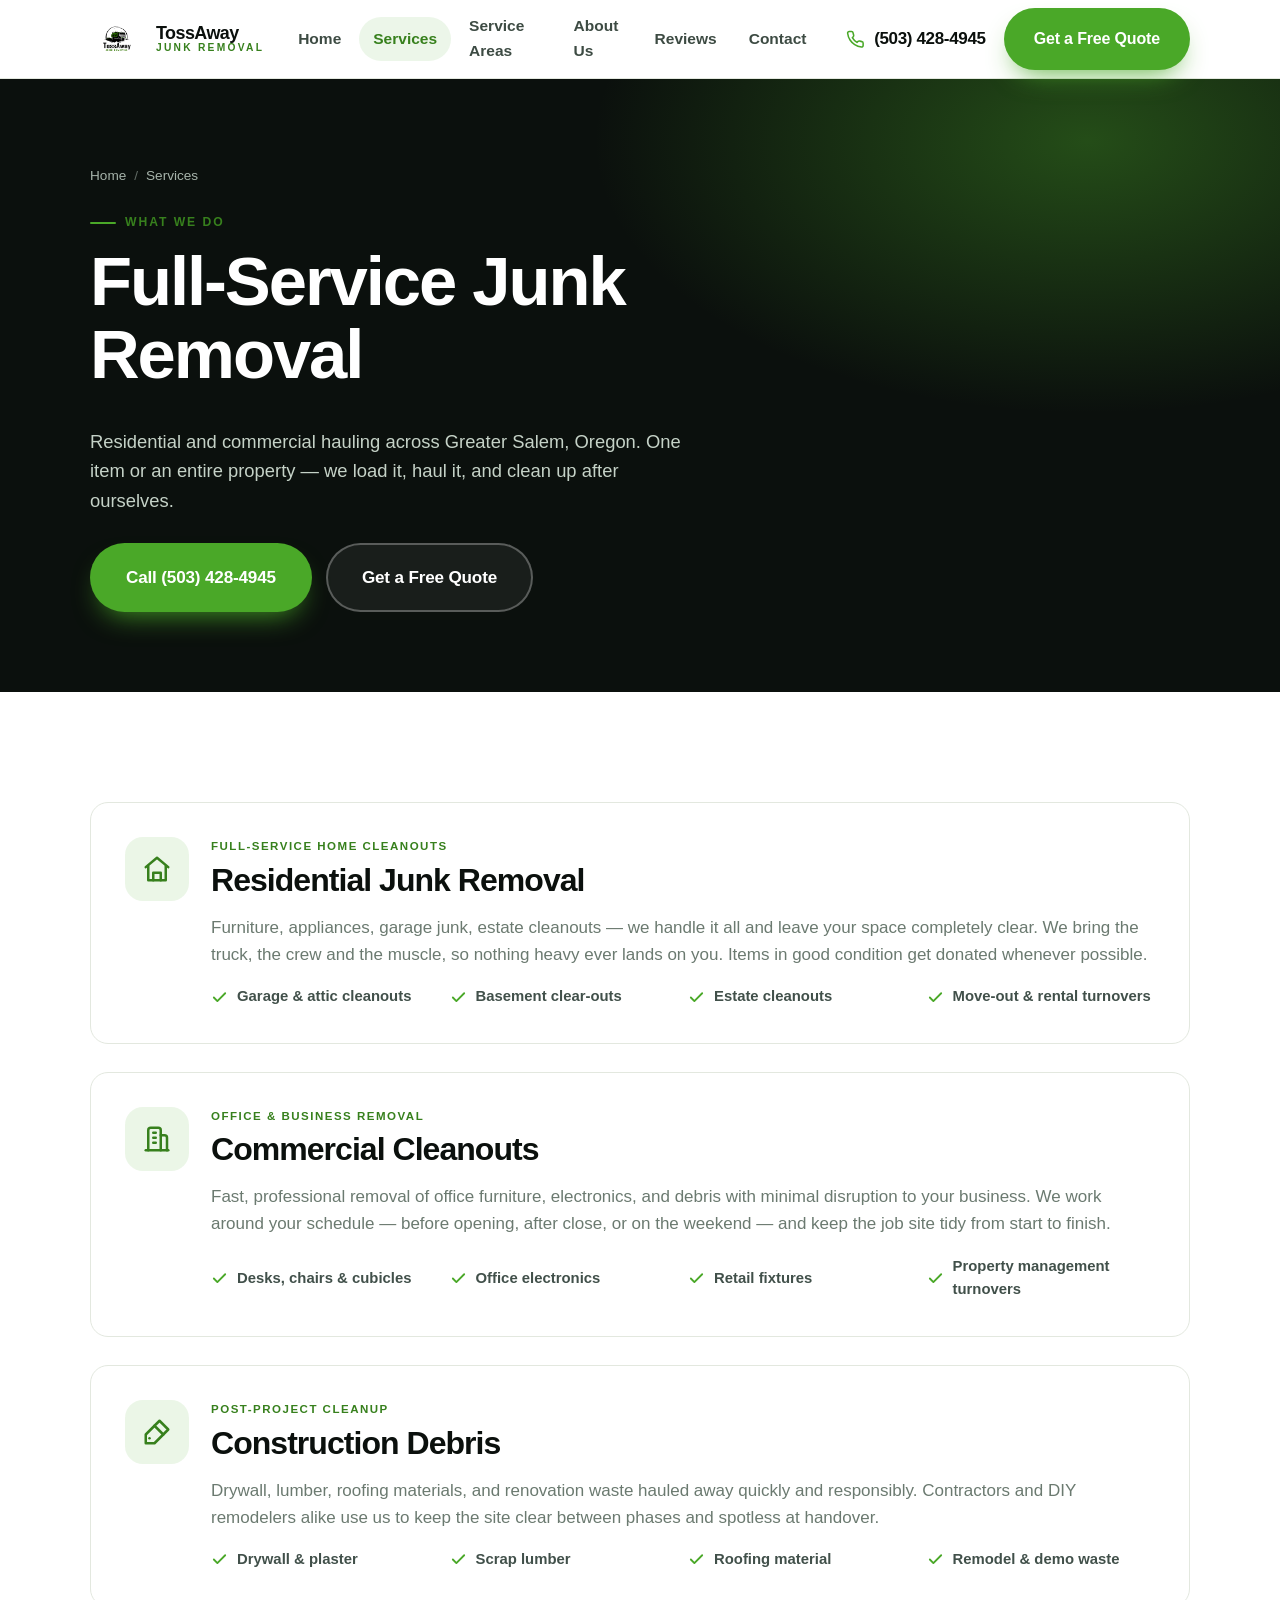
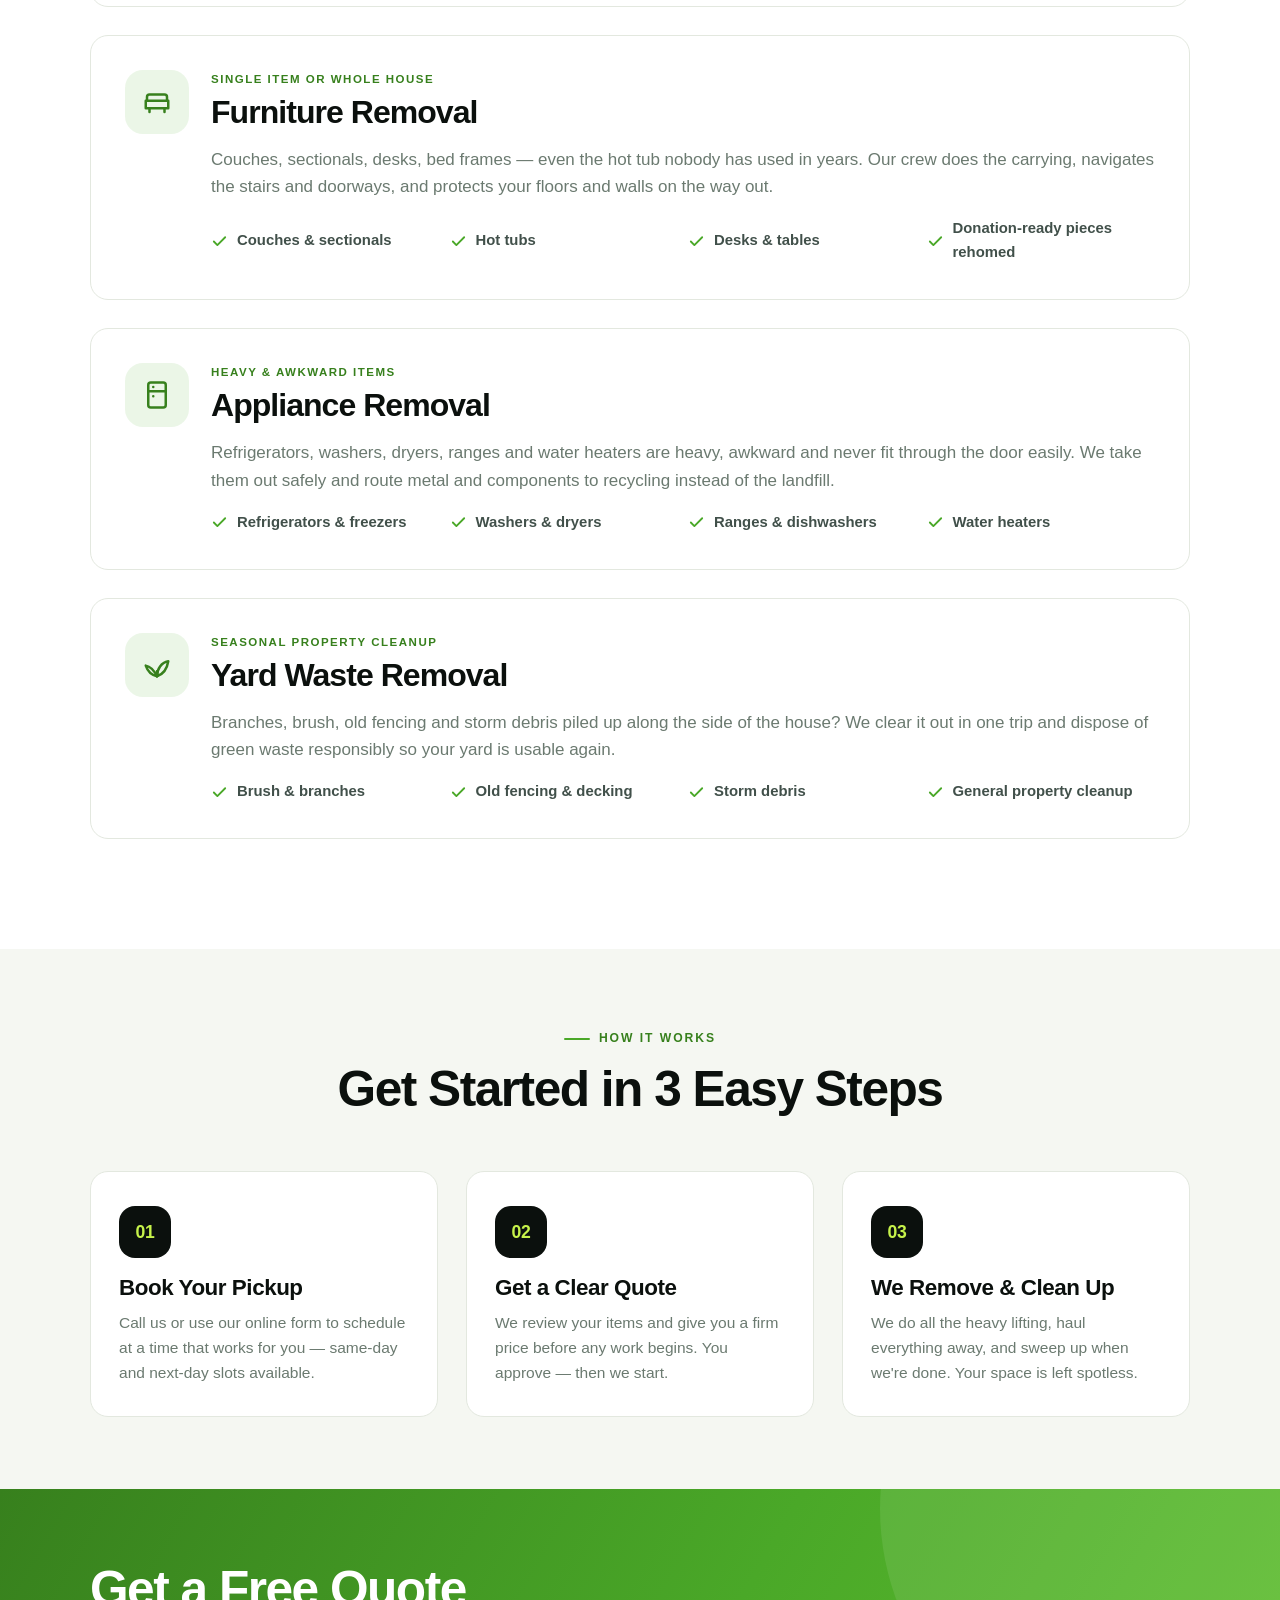
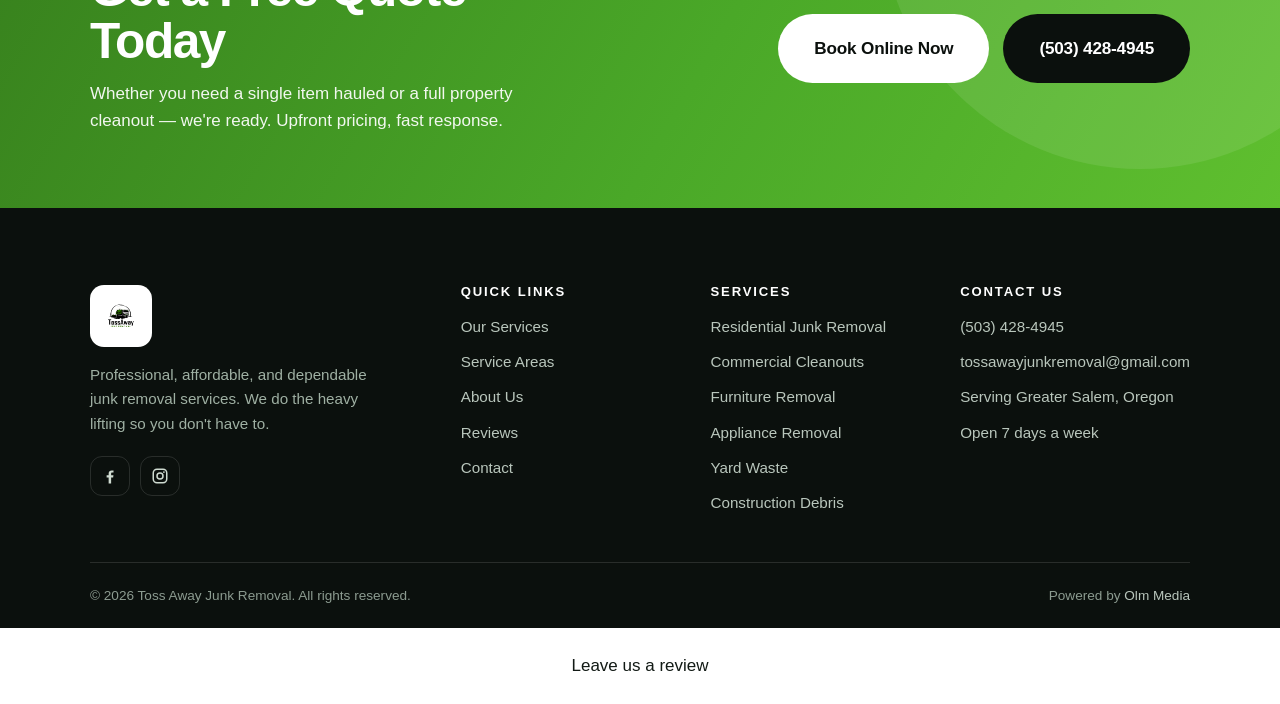
<file: services.html>
<!DOCTYPE html>
<html lang="en">
<head>
<meta charset="utf-8">
<meta name="viewport" content="width=device-width, initial-scale=1">
<title>Junk Removal Services in Salem, OR | TossAway Junk Removal</title>
<meta name="description" content="Residential junk removal, commercial cleanouts, construction debris, furniture, appliances and yard waste hauling across Greater Salem, Oregon. Same-day service and upfront pricing — call (503) 428-4945.">
<meta name="theme-color" content="#0b100d">
<link rel="canonical" href="/services.html">
<link rel="icon" href="/favicon.svg" type="image/svg+xml">
<link rel="apple-touch-icon" href="/images/source/00-image-1776176278911-gpfalj8p.png">
<meta property="og:type" content="website">
<meta property="og:title" content="Our Services | TossAway Junk Removal, Salem OR">
<meta property="og:description" content="Full-service junk removal for residential and commercial clients across Greater Salem, Oregon.">
<meta property="og:image" content="/images/source/01-2025-12-19-1775761237061-grdd5so.webp">
<link rel="stylesheet" href="/assets/css/styles.css">
</head>
<body>
<a class="skip-link" href="#main">Skip to main content</a>

<header class="site-header">
  <div class="wrap header-inner">
    <a class="brand" href="/" aria-label="TossAway Junk Removal — home">
      <img src="/images/source/00-image-1776176278911-gpfalj8p.png" alt="TossAway Junk Removal logo featuring a green hauling truck" width="54" height="54">
      <span class="brand-text">
        <span class="brand-name">TossAway</span>
        <span class="brand-sub">Junk Removal</span>
      </span>
    </a>
    <nav class="nav" id="primary-nav" aria-label="Primary">
      <a href="/">Home</a>
      <a href="/services.html" class="is-active">Services</a>
      <a href="/service-areas.html">Service Areas</a>
      <a href="/about.html">About Us</a>
      <a href="/reviews.html">Reviews</a>
      <a href="/contact.html">Contact</a>
    </nav>
    <div class="header-cta">
      <a class="header-phone" href="tel:5034284945">
        <svg class="icon" viewBox="0 0 24 24" fill="none" stroke="currentColor" stroke-width="2" stroke-linecap="round" stroke-linejoin="round" aria-hidden="true"><path d="M22 16.9v3a2 2 0 0 1-2.2 2 19.8 19.8 0 0 1-8.6-3.1 19.5 19.5 0 0 1-6-6A19.8 19.8 0 0 1 2.1 4.2 2 2 0 0 1 4.1 2h3a2 2 0 0 1 2 1.7c.1 1 .4 1.9.7 2.8a2 2 0 0 1-.5 2.1L8.1 9.9a16 16 0 0 0 6 6l1.3-1.2a2 2 0 0 1 2.1-.5c.9.3 1.8.6 2.8.7a2 2 0 0 1 1.7 2z"/></svg>
        <span>(503) 428-4945</span>
      </a>
      <a class="btn btn--primary" href="/contact.html#quote">Get a Free Quote</a>
      <button class="nav-toggle" type="button" aria-expanded="false" aria-controls="primary-nav" aria-label="Toggle navigation menu"><span></span></button>
    </div>
  </div>
</header>

<main id="main">

  <section class="page-hero">
    <div class="wrap">
      <nav class="crumbs" aria-label="Breadcrumb"><a href="/">Home</a><span>/</span> Services</nav>
      <span class="eyebrow">What we do</span>
      <h1>Full-Service Junk Removal</h1>
      <p>Residential and commercial hauling across Greater Salem, Oregon. One item or an entire property — we load it, haul it, and clean up after ourselves.</p>
      <div class="btn-row" style="margin-top:28px">
        <a class="btn btn--primary btn--lg" href="tel:5034284945">Call (503) 428-4945</a>
        <a class="btn btn--ghost-light btn--lg" href="/contact.html#quote">Get a Free Quote</a>
      </div>
    </div>
  </section>

  <section class="section">
    <div class="wrap">
      <div class="detail-list">

        <article class="detail reveal" id="residential">
          <div class="detail__icon"><svg viewBox="0 0 24 24" fill="none" stroke="currentColor" stroke-width="2" stroke-linecap="round" stroke-linejoin="round" aria-hidden="true"><path d="M3 10.5L12 3l9 7.5"/><path d="M5 9.5V21h14V9.5"/><path d="M9 21v-6h6v6"/></svg></div>
          <div>
            <span class="service-card__tag">Full-Service Home Cleanouts</span>
            <h2 style="font-size:clamp(1.5rem,2.6vw,2rem)">Residential Junk Removal</h2>
            <p>Furniture, appliances, garage junk, estate cleanouts — we handle it all and leave your space completely clear. We bring the truck, the crew and the muscle, so nothing heavy ever lands on you. Items in good condition get donated whenever possible.</p>
            <ul>
              <li><svg viewBox="0 0 24 24" fill="none" stroke="currentColor" stroke-width="2.6" stroke-linecap="round" stroke-linejoin="round" aria-hidden="true"><path d="M20 6L9 17l-5-5"/></svg> Garage &amp; attic cleanouts</li>
              <li><svg viewBox="0 0 24 24" fill="none" stroke="currentColor" stroke-width="2.6" stroke-linecap="round" stroke-linejoin="round" aria-hidden="true"><path d="M20 6L9 17l-5-5"/></svg> Basement clear-outs</li>
              <li><svg viewBox="0 0 24 24" fill="none" stroke="currentColor" stroke-width="2.6" stroke-linecap="round" stroke-linejoin="round" aria-hidden="true"><path d="M20 6L9 17l-5-5"/></svg> Estate cleanouts</li>
              <li><svg viewBox="0 0 24 24" fill="none" stroke="currentColor" stroke-width="2.6" stroke-linecap="round" stroke-linejoin="round" aria-hidden="true"><path d="M20 6L9 17l-5-5"/></svg> Move-out &amp; rental turnovers</li>
            </ul>
          </div>
        </article>

        <article class="detail reveal" id="commercial">
          <div class="detail__icon"><svg viewBox="0 0 24 24" fill="none" stroke="currentColor" stroke-width="2" stroke-linecap="round" stroke-linejoin="round" aria-hidden="true"><path d="M3 21h18"/><path d="M5 21V5a2 2 0 0 1 2-2h6a2 2 0 0 1 2 2v16"/><path d="M15 9h3a2 2 0 0 1 2 2v10"/><path d="M9 7h2M9 11h2M9 15h2"/></svg></div>
          <div>
            <span class="service-card__tag">Office &amp; Business Removal</span>
            <h2 style="font-size:clamp(1.5rem,2.6vw,2rem)">Commercial Cleanouts</h2>
            <p>Fast, professional removal of office furniture, electronics, and debris with minimal disruption to your business. We work around your schedule — before opening, after close, or on the weekend — and keep the job site tidy from start to finish.</p>
            <ul>
              <li><svg viewBox="0 0 24 24" fill="none" stroke="currentColor" stroke-width="2.6" stroke-linecap="round" stroke-linejoin="round" aria-hidden="true"><path d="M20 6L9 17l-5-5"/></svg> Desks, chairs &amp; cubicles</li>
              <li><svg viewBox="0 0 24 24" fill="none" stroke="currentColor" stroke-width="2.6" stroke-linecap="round" stroke-linejoin="round" aria-hidden="true"><path d="M20 6L9 17l-5-5"/></svg> Office electronics</li>
              <li><svg viewBox="0 0 24 24" fill="none" stroke="currentColor" stroke-width="2.6" stroke-linecap="round" stroke-linejoin="round" aria-hidden="true"><path d="M20 6L9 17l-5-5"/></svg> Retail fixtures</li>
              <li><svg viewBox="0 0 24 24" fill="none" stroke="currentColor" stroke-width="2.6" stroke-linecap="round" stroke-linejoin="round" aria-hidden="true"><path d="M20 6L9 17l-5-5"/></svg> Property management turnovers</li>
            </ul>
          </div>
        </article>

        <article class="detail reveal" id="construction">
          <div class="detail__icon"><svg viewBox="0 0 24 24" fill="none" stroke="currentColor" stroke-width="2" stroke-linecap="round" stroke-linejoin="round" aria-hidden="true"><path d="M14 3l7 7-4 4-7-7z"/><path d="M10 7L3 14v7h7l7-7"/><path d="M6 17h.01"/></svg></div>
          <div>
            <span class="service-card__tag">Post-Project Cleanup</span>
            <h2 style="font-size:clamp(1.5rem,2.6vw,2rem)">Construction Debris</h2>
            <p>Drywall, lumber, roofing materials, and renovation waste hauled away quickly and responsibly. Contractors and DIY remodelers alike use us to keep the site clear between phases and spotless at handover.</p>
            <ul>
              <li><svg viewBox="0 0 24 24" fill="none" stroke="currentColor" stroke-width="2.6" stroke-linecap="round" stroke-linejoin="round" aria-hidden="true"><path d="M20 6L9 17l-5-5"/></svg> Drywall &amp; plaster</li>
              <li><svg viewBox="0 0 24 24" fill="none" stroke="currentColor" stroke-width="2.6" stroke-linecap="round" stroke-linejoin="round" aria-hidden="true"><path d="M20 6L9 17l-5-5"/></svg> Scrap lumber</li>
              <li><svg viewBox="0 0 24 24" fill="none" stroke="currentColor" stroke-width="2.6" stroke-linecap="round" stroke-linejoin="round" aria-hidden="true"><path d="M20 6L9 17l-5-5"/></svg> Roofing material</li>
              <li><svg viewBox="0 0 24 24" fill="none" stroke="currentColor" stroke-width="2.6" stroke-linecap="round" stroke-linejoin="round" aria-hidden="true"><path d="M20 6L9 17l-5-5"/></svg> Remodel &amp; demo waste</li>
            </ul>
          </div>
        </article>

        <article class="detail reveal" id="furniture">
          <div class="detail__icon"><svg viewBox="0 0 24 24" fill="none" stroke="currentColor" stroke-width="2" stroke-linecap="round" stroke-linejoin="round" aria-hidden="true"><path d="M4 11V8a2 2 0 0 1 2-2h12a2 2 0 0 1 2 2v3"/><path d="M3 11h18v6H3z"/><path d="M6 17v3M18 17v3"/></svg></div>
          <div>
            <span class="service-card__tag">Single Item or Whole House</span>
            <h2 style="font-size:clamp(1.5rem,2.6vw,2rem)">Furniture Removal</h2>
            <p>Couches, sectionals, desks, bed frames — even the hot tub nobody has used in years. Our crew does the carrying, navigates the stairs and doorways, and protects your floors and walls on the way out.</p>
            <ul>
              <li><svg viewBox="0 0 24 24" fill="none" stroke="currentColor" stroke-width="2.6" stroke-linecap="round" stroke-linejoin="round" aria-hidden="true"><path d="M20 6L9 17l-5-5"/></svg> Couches &amp; sectionals</li>
              <li><svg viewBox="0 0 24 24" fill="none" stroke="currentColor" stroke-width="2.6" stroke-linecap="round" stroke-linejoin="round" aria-hidden="true"><path d="M20 6L9 17l-5-5"/></svg> Hot tubs</li>
              <li><svg viewBox="0 0 24 24" fill="none" stroke="currentColor" stroke-width="2.6" stroke-linecap="round" stroke-linejoin="round" aria-hidden="true"><path d="M20 6L9 17l-5-5"/></svg> Desks &amp; tables</li>
              <li><svg viewBox="0 0 24 24" fill="none" stroke="currentColor" stroke-width="2.6" stroke-linecap="round" stroke-linejoin="round" aria-hidden="true"><path d="M20 6L9 17l-5-5"/></svg> Donation-ready pieces rehomed</li>
            </ul>
          </div>
        </article>

        <article class="detail reveal" id="appliances">
          <div class="detail__icon"><svg viewBox="0 0 24 24" fill="none" stroke="currentColor" stroke-width="2" stroke-linecap="round" stroke-linejoin="round" aria-hidden="true"><rect x="5" y="2" width="14" height="20" rx="2"/><path d="M5 9h14"/><path d="M9 5.5h.01M9 13h.01"/></svg></div>
          <div>
            <span class="service-card__tag">Heavy &amp; Awkward Items</span>
            <h2 style="font-size:clamp(1.5rem,2.6vw,2rem)">Appliance Removal</h2>
            <p>Refrigerators, washers, dryers, ranges and water heaters are heavy, awkward and never fit through the door easily. We take them out safely and route metal and components to recycling instead of the landfill.</p>
            <ul>
              <li><svg viewBox="0 0 24 24" fill="none" stroke="currentColor" stroke-width="2.6" stroke-linecap="round" stroke-linejoin="round" aria-hidden="true"><path d="M20 6L9 17l-5-5"/></svg> Refrigerators &amp; freezers</li>
              <li><svg viewBox="0 0 24 24" fill="none" stroke="currentColor" stroke-width="2.6" stroke-linecap="round" stroke-linejoin="round" aria-hidden="true"><path d="M20 6L9 17l-5-5"/></svg> Washers &amp; dryers</li>
              <li><svg viewBox="0 0 24 24" fill="none" stroke="currentColor" stroke-width="2.6" stroke-linecap="round" stroke-linejoin="round" aria-hidden="true"><path d="M20 6L9 17l-5-5"/></svg> Ranges &amp; dishwashers</li>
              <li><svg viewBox="0 0 24 24" fill="none" stroke="currentColor" stroke-width="2.6" stroke-linecap="round" stroke-linejoin="round" aria-hidden="true"><path d="M20 6L9 17l-5-5"/></svg> Water heaters</li>
            </ul>
          </div>
        </article>

        <article class="detail reveal" id="yard">
          <div class="detail__icon"><svg viewBox="0 0 24 24" fill="none" stroke="currentColor" stroke-width="2" stroke-linecap="round" stroke-linejoin="round" aria-hidden="true"><path d="M12 21c0-6 3.5-11 9-12-1 6.5-4.5 10.5-9 12z"/><path d="M12 21C9.5 16 6 13 3 12.5 4.5 17 7.5 20 12 21z"/><path d="M12 21v-4"/></svg></div>
          <div>
            <span class="service-card__tag">Seasonal Property Cleanup</span>
            <h2 style="font-size:clamp(1.5rem,2.6vw,2rem)">Yard Waste Removal</h2>
            <p>Branches, brush, old fencing and storm debris piled up along the side of the house? We clear it out in one trip and dispose of green waste responsibly so your yard is usable again.</p>
            <ul>
              <li><svg viewBox="0 0 24 24" fill="none" stroke="currentColor" stroke-width="2.6" stroke-linecap="round" stroke-linejoin="round" aria-hidden="true"><path d="M20 6L9 17l-5-5"/></svg> Brush &amp; branches</li>
              <li><svg viewBox="0 0 24 24" fill="none" stroke="currentColor" stroke-width="2.6" stroke-linecap="round" stroke-linejoin="round" aria-hidden="true"><path d="M20 6L9 17l-5-5"/></svg> Old fencing &amp; decking</li>
              <li><svg viewBox="0 0 24 24" fill="none" stroke="currentColor" stroke-width="2.6" stroke-linecap="round" stroke-linejoin="round" aria-hidden="true"><path d="M20 6L9 17l-5-5"/></svg> Storm debris</li>
              <li><svg viewBox="0 0 24 24" fill="none" stroke="currentColor" stroke-width="2.6" stroke-linecap="round" stroke-linejoin="round" aria-hidden="true"><path d="M20 6L9 17l-5-5"/></svg> General property cleanup</li>
            </ul>
          </div>
        </article>

      </div>
    </div>
  </section>

  <section class="section section--cream section--tight">
    <div class="wrap">
      <div class="section-head section-head--center reveal">
        <span class="eyebrow">How it works</span>
        <h2>Get Started in 3 Easy Steps</h2>
      </div>
      <div class="steps">
        <article class="step reveal">
          <div class="step__num">01</div>
          <h3>Book Your Pickup</h3>
          <p>Call us or use our online form to schedule at a time that works for you — same-day and next-day slots available.</p>
        </article>
        <article class="step reveal">
          <div class="step__num">02</div>
          <h3>Get a Clear Quote</h3>
          <p>We review your items and give you a firm price before any work begins. You approve — then we start.</p>
        </article>
        <article class="step reveal">
          <div class="step__num">03</div>
          <h3>We Remove &amp; Clean Up</h3>
          <p>We do all the heavy lifting, haul everything away, and sweep up when we're done. Your space is left spotless.</p>
        </article>
      </div>
    </div>
  </section>

  <section class="cta-band">
    <div class="wrap">
      <div>
        <h2>Get a Free Quote Today</h2>
        <p>Whether you need a single item hauled or a full property cleanout — we're ready. Upfront pricing, fast response.</p>
      </div>
      <div class="btn-row">
        <a class="btn btn--white btn--lg" href="/contact.html#quote">Book Online Now</a>
        <a class="btn btn--dark btn--lg" href="tel:5034284945">(503) 428-4945</a>
      </div>
    </div>
  </section>

</main>

<footer class="site-footer">
  <div class="wrap">
    <div class="footer-grid">
      <div class="footer-brand">
        <img src="/images/source/00-image-1776176278911-gpfalj8p.png" alt="TossAway Junk Removal logo" width="62" height="62" loading="lazy">
        <p>Professional, affordable, and dependable junk removal services. We do the heavy lifting so you don't have to.</p>
        <div class="socials">
          <a href="https://www.facebook.com/TossAwayJunkRemoval/" target="_blank" rel="noopener" aria-label="TossAway Junk Removal on Facebook"><svg viewBox="0 0 24 24" fill="currentColor" aria-hidden="true"><path d="M13.5 22v-8h2.7l.4-3.1h-3.1V8.9c0-.9.25-1.5 1.55-1.5h1.65V4.6c-.3 0-1.3-.1-2.45-.1-2.4 0-4.05 1.5-4.05 4.2v2.2H7.5V14h2.7v8z"/></svg></a>
          <a href="https://www.instagram.com/tossawayjunkremoval/" target="_blank" rel="noopener" aria-label="TossAway Junk Removal on Instagram"><svg viewBox="0 0 24 24" fill="none" stroke="currentColor" stroke-width="2" aria-hidden="true"><rect x="3" y="3" width="18" height="18" rx="5"/><circle cx="12" cy="12" r="4"/><circle cx="17.2" cy="6.8" r="1.2" fill="currentColor" stroke="none"/></svg></a>
        </div>
      </div>
      <div>
        <h4>Quick Links</h4>
        <ul>
          <li><a href="/services.html">Our Services</a></li>
          <li><a href="/service-areas.html">Service Areas</a></li>
          <li><a href="/about.html">About Us</a></li>
          <li><a href="/reviews.html">Reviews</a></li>
          <li><a href="/contact.html">Contact</a></li>
        </ul>
      </div>
      <div>
        <h4>Services</h4>
        <ul>
          <li><a href="/services.html#residential">Residential Junk Removal</a></li>
          <li><a href="/services.html#commercial">Commercial Cleanouts</a></li>
          <li><a href="/services.html#furniture">Furniture Removal</a></li>
          <li><a href="/services.html#appliances">Appliance Removal</a></li>
          <li><a href="/services.html#yard">Yard Waste</a></li>
          <li><a href="/services.html#construction">Construction Debris</a></li>
        </ul>
      </div>
      <div>
        <h4>Contact Us</h4>
        <ul>
          <li><a href="tel:5034284945">(503) 428-4945</a></li>
          <li><a href="mailto:tossawayjunkremoval@gmail.com">tossawayjunkremoval@gmail.com</a></li>
          <li>Serving Greater Salem, Oregon</li>
          <li>Open 7 days a week</li>
        </ul>
      </div>
    </div>
    <div class="footer-bottom">
      <span>© <span data-year>2026</span> Toss Away Junk Removal. All rights reserved.</span>
      <span>Powered by <a href="https://www.olm.media" target="_blank" rel="noopener">Olm Media</a></span>
    </div>
  </div>
</footer>

<div class="call-bar">
  <a class="btn btn--primary" href="tel:5034284945">Call Now</a>
  <a class="btn btn--ghost-light" href="/contact.html#quote">Free Quote</a>
</div>

<script src="/assets/js/main.js" defer></script>
<script src="https://vision.leadrai.com/widget/loader.js" data-lv-widget data-kind="voice" data-widget="76429e38-4031-4f37-9561-63018e83c4a3" async></script>
<script src="https://vision.leadrai.com/widget/loader.js" data-lv-widget data-kind="chatbot" data-widget="3a1ee87a-e8c8-49a0-8bd6-c1820b1bb41c" async></script>
<p data-lv-review="1" style="text-align:center;margin:24px 0"><a href="/review">Leave us a review</a></p>
<script defer src="https://static.cloudflareinsights.com/beacon.min.js" data-cf-beacon='{"token": "0a932598fc5b4cc9baf156d875620bd1"}'></script>
<script defer data-lv-track src="https://vision.leadrai.com/api/forms/d4b33eed2d9dee7e3b15d34e94879f57/t.js"></script>
</body>
</html>
</file>
<file: assets/css/styles.css>
/* ==========================================================================
   TossAway Junk Removal — Core stylesheet
   ========================================================================== */

:root {
  --ink: #0b100d;
  --ink-2: #121a15;
  --ink-3: #1b251f;
  --green: #4aa828;
  --green-dark: #37801d;
  --green-light: #68d13d;
  --lime: #c6f24a;
  --paper: #ffffff;
  --cream: #f5f7f2;
  --muted: #6b7a70;
  --muted-light: #a7b4ab;
  --line: #e3e8df;
  --line-dark: rgba(255, 255, 255, 0.12);
  --star: #ffb020;

  --radius-s: 10px;
  --radius: 18px;
  --radius-l: 28px;

  --shadow-sm: 0 2px 8px rgba(11, 16, 13, 0.06);
  --shadow: 0 18px 40px -18px rgba(11, 16, 13, 0.25);
  --shadow-lg: 0 40px 80px -30px rgba(11, 16, 13, 0.45);

  --wrap: 1180px;
  --pad: clamp(18px, 4vw, 40px);

  --font: "Inter", "Segoe UI", -apple-system, BlinkMacSystemFont, Roboto,
    "Helvetica Neue", Arial, sans-serif;
}

/* ---------- Reset ---------- */
*,
*::before,
*::after { box-sizing: border-box; }

html { scroll-behavior: smooth; -webkit-text-size-adjust: 100%; }

body {
  margin: 0;
  font-family: var(--font);
  font-size: 17px;
  line-height: 1.6;
  color: var(--ink-2);
  background: var(--paper);
  -webkit-font-smoothing: antialiased;
  overflow-x: hidden;
}

img { max-width: 100%; display: block; height: auto; }
a { color: inherit; text-decoration: none; }
button { font: inherit; }

h1, h2, h3, h4 {
  margin: 0 0 .5em;
  line-height: 1.06;
  letter-spacing: -0.03em;
  font-weight: 800;
  color: var(--ink);
}
h1 { font-size: clamp(2.5rem, 6.2vw, 4.3rem); }
h2 { font-size: clamp(2rem, 4.4vw, 3.1rem); }
h3 { font-size: clamp(1.15rem, 2vw, 1.4rem); letter-spacing: -0.02em; }
p { margin: 0 0 1em; }
p:last-child { margin-bottom: 0; }

:focus-visible {
  outline: 3px solid var(--green-light);
  outline-offset: 3px;
  border-radius: 6px;
}

.skip-link {
  position: absolute;
  left: -9999px;
  top: 0;
  background: var(--ink);
  color: #fff;
  padding: 12px 18px;
  z-index: 999;
  border-radius: 0 0 10px 0;
}
.skip-link:focus { left: 0; }

/* ---------- Layout helpers ---------- */
.wrap {
  width: 100%;
  max-width: var(--wrap);
  margin-inline: auto;
  padding-inline: var(--pad);
}
.section { padding: clamp(60px, 9vw, 110px) 0; }
.section--tight { padding: clamp(46px, 6vw, 72px) 0; }
.section--cream { background: var(--cream); }
.section--dark { background: var(--ink); color: #e8efe9; }
.section--dark h2,
.section--dark h3 { color: #fff; }

.eyebrow {
  display: inline-flex;
  align-items: center;
  gap: 9px;
  font-size: .76rem;
  font-weight: 800;
  letter-spacing: .16em;
  text-transform: uppercase;
  color: var(--green-dark);
  margin-bottom: 14px;
}
.eyebrow::before {
  content: "";
  width: 26px;
  height: 2px;
  background: var(--green);
  border-radius: 2px;
}
.section--dark .eyebrow { color: var(--lime); }
.section--dark .eyebrow::before { background: var(--lime); }

.lead {
  font-size: clamp(1.03rem, 1.5vw, 1.18rem);
  color: var(--muted);
  max-width: 62ch;
}
.section--dark .lead { color: var(--muted-light); }

.section-head { max-width: 760px; margin-bottom: clamp(32px, 5vw, 56px); }
.section-head--center { margin-inline: auto; text-align: center; }
.section-head--center .eyebrow { justify-content: center; }
.section-head--center .lead { margin-inline: auto; }

/* ---------- Buttons ---------- */
.btn {
  display: inline-flex;
  align-items: center;
  justify-content: center;
  gap: 10px;
  padding: 16px 28px;
  border-radius: 999px;
  font-weight: 700;
  font-size: 1rem;
  letter-spacing: -0.01em;
  border: 2px solid transparent;
  cursor: pointer;
  transition: transform .18s ease, box-shadow .18s ease, background-color .18s ease,
    color .18s ease, border-color .18s ease;
  text-align: center;
}
.btn:hover { transform: translateY(-2px); }
.btn:active { transform: translateY(0); }

.btn--primary {
  background: var(--green);
  color: #fff;
  box-shadow: 0 14px 28px -12px rgba(74, 168, 40, .9);
}
.btn--primary:hover { background: var(--green-dark); }

.btn--dark { background: var(--ink); color: #fff; }
.btn--dark:hover { background: var(--ink-3); }

.btn--ghost {
  background: transparent;
  color: var(--ink);
  border-color: var(--line);
}
.btn--ghost:hover { border-color: var(--ink); }

.btn--ghost-light {
  background: rgba(255, 255, 255, .06);
  color: #fff;
  border-color: rgba(255, 255, 255, .28);
}
.btn--ghost-light:hover { background: rgba(255, 255, 255, .14); }

.btn--white { background: #fff; color: var(--ink); }
.btn--white:hover { background: var(--cream); }

.btn--wide { width: 100%; }
.btn--lg { padding: 19px 34px; font-size: 1.07rem; }

.btn-row { display: flex; flex-wrap: wrap; gap: 14px; }

.icon { width: 1.1em; height: 1.1em; flex: none; }

/* ---------- Header ---------- */
.site-header {
  position: sticky;
  top: 0;
  z-index: 100;
  background: rgba(255, 255, 255, .92);
  backdrop-filter: blur(14px);
  -webkit-backdrop-filter: blur(14px);
  border-bottom: 1px solid var(--line);
  transition: box-shadow .25s ease;
}
.site-header.is-stuck { box-shadow: 0 10px 30px -18px rgba(11, 16, 13, .45); }

.header-inner {
  display: flex;
  align-items: center;
  justify-content: space-between;
  gap: 20px;
  min-height: 78px;
}

.brand { display: flex; align-items: center; gap: 12px; flex: none; }
.brand img { width: 54px; height: 54px; object-fit: contain; }
.brand-text { display: flex; flex-direction: column; line-height: 1.05; }
.brand-name {
  font-weight: 900;
  font-size: 1.12rem;
  letter-spacing: -0.03em;
  color: var(--ink);
}
.brand-sub {
  font-size: .64rem;
  letter-spacing: .22em;
  text-transform: uppercase;
  font-weight: 700;
  color: var(--green-dark);
}

.nav { display: flex; align-items: center; gap: 4px; }
.nav a {
  padding: 10px 14px;
  border-radius: 999px;
  font-weight: 600;
  font-size: .97rem;
  color: #3d4b43;
  transition: background-color .15s ease, color .15s ease;
}
.nav a:hover { background: var(--cream); color: var(--ink); }
.nav a.is-active { color: var(--green-dark); background: rgba(74, 168, 40, .1); }

.header-cta { display: flex; align-items: center; gap: 12px; flex: none; }
.header-phone {
  display: inline-flex;
  align-items: center;
  gap: 9px;
  font-weight: 800;
  color: var(--ink);
  letter-spacing: -0.02em;
  padding: 10px 6px;
}
.header-phone .icon { color: var(--green); }
.header-phone:hover { color: var(--green-dark); }

.nav-toggle {
  display: none;
  width: 46px;
  height: 46px;
  border-radius: 12px;
  border: 1px solid var(--line);
  background: #fff;
  cursor: pointer;
  align-items: center;
  justify-content: center;
}
.nav-toggle span {
  display: block;
  position: relative;
  width: 20px;
  height: 2px;
  background: var(--ink);
  border-radius: 2px;
  transition: background-color .2s ease;
}
.nav-toggle span::before,
.nav-toggle span::after {
  content: "";
  position: absolute;
  left: 0;
  width: 20px;
  height: 2px;
  background: var(--ink);
  border-radius: 2px;
  transition: transform .22s ease;
}
.nav-toggle span::before { top: -6px; }
.nav-toggle span::after { top: 6px; }
.nav-toggle[aria-expanded="true"] span { background: transparent; }
.nav-toggle[aria-expanded="true"] span::before { transform: translateY(6px) rotate(45deg); }
.nav-toggle[aria-expanded="true"] span::after { transform: translateY(-6px) rotate(-45deg); }

/* ---------- Hero ---------- */
.hero {
  position: relative;
  background: var(--ink);
  color: #fff;
  overflow: hidden;
  padding: clamp(44px, 6vw, 76px) 0 clamp(56px, 7vw, 96px);
}
.hero__bg {
  position: absolute;
  inset: 0;
  background-image: url("/images/source/01-2025-12-19-1775761237061-grdd5so.webp");
  background-size: cover;
  background-position: center 60%;
  opacity: .22;
  filter: grayscale(.25) contrast(1.05);
}
.hero__veil {
  position: absolute;
  inset: 0;
  background:
    radial-gradient(900px 600px at 78% 18%, rgba(74, 168, 40, .35), transparent 62%),
    linear-gradient(105deg, rgba(11, 16, 13, .97) 0%, rgba(11, 16, 13, .9) 42%, rgba(11, 16, 13, .72) 100%);
}
.hero .wrap { position: relative; z-index: 2; }

.hero-grid {
  display: grid;
  grid-template-columns: minmax(0, 1.05fr) minmax(0, .95fr);
  gap: clamp(32px, 5vw, 64px);
  align-items: center;
}

.hero h1 { color: #fff; margin-bottom: 20px; }
.hero h1 .hl {
  color: var(--lime);
  display: inline-block;
}
.hero__sub {
  font-size: clamp(1.05rem, 1.7vw, 1.25rem);
  color: #cdd8cf;
  max-width: 52ch;
  margin-bottom: 28px;
}

.rating-badge {
  display: inline-flex;
  align-items: center;
  gap: 11px;
  background: rgba(255, 255, 255, .08);
  border: 1px solid rgba(255, 255, 255, .17);
  padding: 9px 16px 9px 12px;
  border-radius: 999px;
  margin-bottom: 24px;
  font-size: .9rem;
  font-weight: 600;
  color: #e9f2e9;
  transition: background-color .2s ease;
}
.rating-badge:hover { background: rgba(255, 255, 255, .15); }
.stars { display: inline-flex; gap: 2px; color: var(--star); }
.stars svg { width: 15px; height: 15px; }

.hero-trust {
  grid-column: 1 / -1;
  display: grid;
  grid-template-columns: repeat(3, minmax(0, 1fr));
  gap: 14px;
  margin-top: 8px;
  padding-top: 30px;
  border-top: 1px solid var(--line-dark);
}
.hero-trust div strong {
  display: block;
  font-size: .97rem;
  color: #fff;
  font-weight: 800;
  letter-spacing: -0.01em;
}
.hero-trust div span { font-size: .84rem; color: var(--muted-light); }
.hero-trust .tick { color: var(--green-light); }

/* ---------- Quote card / forms ---------- */
.quote-card {
  background: #fff;
  color: var(--ink-2);
  border-radius: var(--radius-l);
  padding: clamp(24px, 3vw, 34px);
  box-shadow: var(--shadow-lg);
  border: 1px solid rgba(255, 255, 255, .5);
}
.quote-card__head { margin-bottom: 20px; }
.quote-card__head h2 {
  font-size: clamp(1.45rem, 2.3vw, 1.8rem);
  margin-bottom: 6px;
}
.quote-card__head p { color: var(--muted); font-size: .95rem; }

.form-grid {
  display: grid;
  grid-template-columns: repeat(2, minmax(0, 1fr));
  gap: 14px;
}
.field { display: flex; flex-direction: column; gap: 6px; }
.field--full { grid-column: 1 / -1; }
.field label {
  font-size: .8rem;
  font-weight: 700;
  letter-spacing: .02em;
  color: #46544b;
}
.field input,
.field select,
.field textarea {
  font: inherit;
  font-size: .97rem;
  padding: 13px 14px;
  border-radius: var(--radius-s);
  border: 1.5px solid var(--line);
  background: #fbfcfa;
  color: var(--ink);
  width: 100%;
  transition: border-color .15s ease, background-color .15s ease, box-shadow .15s ease;
}
.field textarea { resize: vertical; min-height: 96px; }
.field input:focus,
.field select:focus,
.field textarea:focus {
  outline: none;
  border-color: var(--green);
  background: #fff;
  box-shadow: 0 0 0 4px rgba(74, 168, 40, .14);
}
.field select {
  appearance: none;
  background-image: url("data:image/svg+xml,%3Csvg xmlns='http://www.w3.org/2000/svg' viewBox='0 0 24 24' fill='none' stroke='%236b7a70' stroke-width='2.5' stroke-linecap='round'%3E%3Cpath d='M6 9l6 6 6-6'/%3E%3C/svg%3E");
  background-repeat: no-repeat;
  background-position: right 12px center;
  background-size: 17px;
  padding-right: 38px;
}
.form-note {
  font-size: .82rem;
  color: var(--muted);
  margin-top: 12px;
  text-align: center;
}
.form-note a { color: var(--green-dark); font-weight: 700; }

.form-status {
  display: none;
  gap: 12px;
  align-items: flex-start;
  padding: 16px 18px;
  border-radius: var(--radius-s);
  margin-bottom: 18px;
  font-size: .94rem;
  line-height: 1.5;
}
.form-status.is-visible { display: flex; }
.form-status--ok {
  background: #eaf7e4;
  border: 1.5px solid #bfe5ac;
  color: #255c11;
}
.form-status--error {
  background: #fdeceb;
  border: 1.5px solid #f3c0bc;
  color: #8c241c;
}
.form-status strong { display: block; font-weight: 800; }

/* ---------- Stat strip ---------- */
.stat-strip {
  background: var(--green);
  color: #fff;
}
.stat-strip .wrap {
  display: grid;
  grid-template-columns: repeat(4, minmax(0, 1fr));
  gap: 18px;
  padding-block: 34px;
  text-align: center;
}
.stat-strip .stat strong {
  display: block;
  font-size: clamp(1.7rem, 3vw, 2.4rem);
  font-weight: 900;
  letter-spacing: -0.04em;
  line-height: 1;
}
.stat-strip .stat span {
  font-size: .85rem;
  font-weight: 600;
  color: rgba(255, 255, 255, .88);
}

/* ---------- Steps ---------- */
.steps {
  display: grid;
  grid-template-columns: repeat(3, minmax(0, 1fr));
  gap: clamp(18px, 2.4vw, 28px);
  counter-reset: step;
}
.step {
  position: relative;
  background: #fff;
  border: 1px solid var(--line);
  border-radius: var(--radius);
  padding: 34px 28px 30px;
  transition: transform .22s ease, box-shadow .22s ease, border-color .22s ease;
}
.step:hover {
  transform: translateY(-5px);
  box-shadow: var(--shadow);
  border-color: transparent;
}
.step__num {
  display: inline-flex;
  align-items: center;
  justify-content: center;
  width: 52px;
  height: 52px;
  border-radius: 16px;
  background: var(--ink);
  color: var(--lime);
  font-weight: 900;
  font-size: 1.1rem;
  letter-spacing: -0.02em;
  margin-bottom: 18px;
}
.step p { color: var(--muted); font-size: .97rem; }

/* ---------- Service cards ---------- */
.card-grid {
  display: grid;
  grid-template-columns: repeat(auto-fit, minmax(290px, 1fr));
  gap: clamp(18px, 2.4vw, 26px);
}
.service-card {
  display: flex;
  flex-direction: column;
  background: #fff;
  border: 1px solid var(--line);
  border-radius: var(--radius);
  padding: 30px 28px;
  transition: transform .22s ease, box-shadow .22s ease, border-color .22s ease;
  position: relative;
  overflow: hidden;
}
.service-card::after {
  content: "";
  position: absolute;
  inset: auto 0 0 0;
  height: 4px;
  background: linear-gradient(90deg, var(--green), var(--lime));
  transform: scaleX(0);
  transform-origin: left;
  transition: transform .3s ease;
}
.service-card:hover { transform: translateY(-5px); box-shadow: var(--shadow); border-color: transparent; }
.service-card:hover::after { transform: scaleX(1); }

.service-card__icon {
  display: inline-flex;
  align-items: center;
  justify-content: center;
  width: 54px;
  height: 54px;
  border-radius: 15px;
  background: rgba(74, 168, 40, .11);
  color: var(--green-dark);
  margin-bottom: 18px;
}
.service-card__icon svg { width: 26px; height: 26px; }
.service-card__tag {
  font-size: .72rem;
  font-weight: 800;
  text-transform: uppercase;
  letter-spacing: .13em;
  color: var(--green-dark);
  display: block;
  margin-bottom: 8px;
}
.service-card p { color: var(--muted); font-size: .97rem; }
.service-card ul {
  list-style: none;
  margin: 4px 0 18px;
  padding: 0;
  display: flex;
  flex-wrap: wrap;
  gap: 7px;
}
.service-card ul li {
  font-size: .8rem;
  font-weight: 600;
  background: var(--cream);
  border: 1px solid var(--line);
  color: #475a4c;
  padding: 5px 11px;
  border-radius: 999px;
}
.card-link {
  margin-top: auto;
  padding-top: 18px;
  display: inline-flex;
  align-items: center;
  gap: 7px;
  font-weight: 700;
  color: var(--green-dark);
  font-size: .95rem;
}
.card-link svg { width: 16px; height: 16px; transition: transform .2s ease; }
.service-card:hover .card-link svg,
.card-link:hover svg { transform: translateX(4px); }

/* ---------- Split (why us / about) ---------- */
.split {
  display: grid;
  grid-template-columns: repeat(2, minmax(0, 1fr));
  gap: clamp(32px, 5vw, 70px);
  align-items: center;
}
.split__media { position: relative; }
.split__media img {
  width: 100%;
  border-radius: var(--radius-l);
  box-shadow: var(--shadow);
  object-fit: cover;
  aspect-ratio: 4 / 3;
}
.media-badge {
  position: absolute;
  left: -14px;
  bottom: -18px;
  background: var(--ink);
  color: #fff;
  border-radius: var(--radius);
  padding: 18px 24px;
  box-shadow: var(--shadow-lg);
  max-width: 230px;
}
.media-badge strong {
  display: block;
  font-size: 1.6rem;
  font-weight: 900;
  letter-spacing: -0.03em;
  color: var(--lime);
  line-height: 1;
}
.media-badge span { font-size: .84rem; color: var(--muted-light); }

.check-list { list-style: none; margin: 0 0 28px; padding: 0; display: grid; gap: 14px; }
.check-list li {
  display: flex;
  gap: 13px;
  align-items: flex-start;
  font-size: 1rem;
}
.check-list svg { width: 22px; height: 22px; flex: none; color: var(--green); margin-top: 1px; }
.section--dark .check-list svg { color: var(--lime); }

/* ---------- Reviews ---------- */
.review-summary {
  display: inline-flex;
  flex-wrap: wrap;
  align-items: center;
  gap: 14px;
  background: #fff;
  border: 1px solid var(--line);
  border-radius: 999px;
  padding: 11px 22px;
  box-shadow: var(--shadow-sm);
  margin-bottom: 36px;
  font-size: .92rem;
  font-weight: 600;
  color: var(--muted);
}
.review-summary b { color: var(--ink); font-weight: 900; letter-spacing: .04em; }

.review-grid {
  display: grid;
  grid-template-columns: repeat(auto-fit, minmax(300px, 1fr));
  gap: clamp(18px, 2.2vw, 24px);
}
.review {
  background: #fff;
  border: 1px solid var(--line);
  border-radius: var(--radius);
  padding: 28px 26px;
  display: flex;
  flex-direction: column;
  transition: transform .22s ease, box-shadow .22s ease;
}
.review:hover { transform: translateY(-4px); box-shadow: var(--shadow); }
.review .stars { margin-bottom: 14px; }
.review blockquote {
  margin: 0 0 20px;
  font-size: 1rem;
  line-height: 1.62;
  color: #3b4941;
}
.review__who { display: flex; align-items: center; gap: 12px; margin-top: auto; }
.avatar {
  width: 42px;
  height: 42px;
  border-radius: 50%;
  background: var(--ink);
  color: var(--lime);
  display: grid;
  place-items: center;
  font-weight: 800;
  font-size: .85rem;
  letter-spacing: .02em;
  flex: none;
}
.review__who strong { display: block; font-size: .95rem; color: var(--ink); }
.review__who span { font-size: .8rem; color: var(--muted); }

/* ---------- Areas ---------- */
.area-pills { display: flex; flex-wrap: wrap; gap: 12px; }
.area-pill {
  display: inline-flex;
  align-items: center;
  gap: 9px;
  background: rgba(255, 255, 255, .05);
  border: 1px solid var(--line-dark);
  color: #e8efe9;
  padding: 12px 20px;
  border-radius: 999px;
  font-weight: 700;
  font-size: .97rem;
  transition: background-color .18s ease, border-color .18s ease, transform .18s ease;
}
.area-pill:hover {
  background: rgba(198, 242, 74, .14);
  border-color: rgba(198, 242, 74, .45);
  transform: translateY(-2px);
}
.area-pill svg { width: 15px; height: 15px; color: var(--lime); }
.area-pill--more { background: var(--lime); color: var(--ink); border-color: var(--lime); }

.area-pills--light .area-pill {
  background: #fff;
  border-color: var(--line);
  color: var(--ink);
}
.area-pills--light .area-pill svg { color: var(--green); }
.area-pills--light .area-pill:hover { border-color: var(--green); background: #fff; }

/* ---------- CTA band ---------- */
.cta-band {
  background: linear-gradient(120deg, var(--green-dark) 0%, var(--green) 55%, #5fbf2f 100%);
  color: #fff;
  position: relative;
  overflow: hidden;
}
.cta-band::before {
  content: "";
  position: absolute;
  width: 520px;
  height: 520px;
  border-radius: 50%;
  background: rgba(255, 255, 255, .09);
  top: -240px;
  right: -120px;
}
.cta-band .wrap {
  position: relative;
  z-index: 2;
  display: flex;
  flex-wrap: wrap;
  align-items: center;
  justify-content: space-between;
  gap: 30px;
  padding-block: clamp(46px, 6vw, 74px);
}
.cta-band h2 { color: #fff; max-width: 15ch; margin-bottom: 12px; }
.cta-band p { color: rgba(255, 255, 255, .93); max-width: 46ch; }

/* ---------- Page hero (subpages) ---------- */
.page-hero {
  background: var(--ink);
  color: #fff;
  padding: clamp(50px, 7vw, 86px) 0 clamp(50px, 7vw, 80px);
  position: relative;
  overflow: hidden;
}
.page-hero::before {
  content: "";
  position: absolute;
  inset: 0;
  background: radial-gradient(760px 420px at 85% 10%, rgba(74, 168, 40, .4), transparent 65%);
}
.page-hero .wrap { position: relative; z-index: 2; }
.page-hero h1 { color: #fff; max-width: 17ch; }
.page-hero p { color: #c5d2c7; max-width: 58ch; font-size: clamp(1.02rem, 1.5vw, 1.15rem); }
.crumbs {
  font-size: .85rem;
  color: var(--muted-light);
  margin-bottom: 18px;
  display: flex;
  gap: 8px;
  align-items: center;
  flex-wrap: wrap;
}
.crumbs a:hover { color: var(--lime); }
.crumbs span { opacity: .55; }

/* ---------- Contact ---------- */
.contact-grid {
  display: grid;
  grid-template-columns: minmax(0, .85fr) minmax(0, 1.15fr);
  gap: clamp(30px, 4vw, 56px);
  align-items: start;
}
.contact-list { list-style: none; margin: 0 0 30px; padding: 0; display: grid; gap: 16px; }
.contact-list li {
  display: flex;
  gap: 15px;
  align-items: flex-start;
  background: #fff;
  border: 1px solid var(--line);
  border-radius: var(--radius);
  padding: 18px 20px;
}
.contact-list .ci {
  width: 44px;
  height: 44px;
  border-radius: 13px;
  background: rgba(74, 168, 40, .12);
  color: var(--green-dark);
  display: grid;
  place-items: center;
  flex: none;
}
.contact-list .ci svg { width: 21px; height: 21px; }
.contact-list strong { display: block; font-size: .78rem; text-transform: uppercase; letter-spacing: .12em; color: var(--muted); margin-bottom: 3px; }
.contact-list a, .contact-list p { font-weight: 700; color: var(--ink); font-size: 1.03rem; letter-spacing: -0.01em; }
.contact-list a:hover { color: var(--green-dark); }

.hours-box {
  background: var(--ink);
  color: #fff;
  border-radius: var(--radius);
  padding: 26px 28px;
}
.hours-box h3 { color: #fff; margin-bottom: 10px; }
.hours-box p { color: var(--muted-light); font-size: .95rem; }

/* ---------- Content blocks (services / about pages) ---------- */
.detail-list { display: grid; gap: clamp(20px, 3vw, 28px); }
.detail {
  display: grid;
  grid-template-columns: 64px minmax(0, 1fr);
  gap: 22px;
  background: #fff;
  border: 1px solid var(--line);
  border-radius: var(--radius);
  padding: clamp(24px, 3vw, 34px);
}
.detail__icon {
  width: 64px;
  height: 64px;
  border-radius: 18px;
  background: rgba(74, 168, 40, .11);
  color: var(--green-dark);
  display: grid;
  place-items: center;
}
.detail__icon svg { width: 30px; height: 30px; }
.detail p { color: var(--muted); }
.detail ul {
  list-style: none;
  padding: 0;
  margin: 16px 0 0;
  display: grid;
  grid-template-columns: repeat(auto-fit, minmax(190px, 1fr));
  gap: 10px;
}
.detail ul li {
  display: flex;
  gap: 9px;
  align-items: center;
  font-size: .93rem;
  color: #41504a;
  font-weight: 600;
}
.detail ul li svg { width: 17px; height: 17px; color: var(--green); flex: none; }

.value-grid {
  display: grid;
  grid-template-columns: repeat(auto-fit, minmax(240px, 1fr));
  gap: clamp(16px, 2vw, 24px);
}
.value {
  background: #fff;
  border: 1px solid var(--line);
  border-radius: var(--radius);
  padding: 26px 24px;
}
.value h3 { font-size: 1.1rem; margin-bottom: 8px; }
.value p { color: var(--muted); font-size: .95rem; }
.value .vi {
  width: 46px; height: 46px; border-radius: 13px;
  background: rgba(74, 168, 40, .12); color: var(--green-dark);
  display: grid; place-items: center; margin-bottom: 16px;
}
.value .vi svg { width: 22px; height: 22px; }

.area-cards {
  display: grid;
  grid-template-columns: repeat(auto-fit, minmax(260px, 1fr));
  gap: clamp(16px, 2vw, 24px);
}
.area-card {
  background: #fff;
  border: 1px solid var(--line);
  border-radius: var(--radius);
  padding: 26px 24px;
  transition: transform .2s ease, box-shadow .2s ease;
}
.area-card:hover { transform: translateY(-4px); box-shadow: var(--shadow); }
.area-card h3 { display: flex; align-items: center; gap: 9px; font-size: 1.12rem; margin-bottom: 8px; }
.area-card h3 svg { width: 18px; height: 18px; color: var(--green); }
.area-card p { color: var(--muted); font-size: .93rem; }

/* ---------- Footer ---------- */
.site-footer {
  background: var(--ink);
  color: #b9c6bc;
  padding: clamp(50px, 6vw, 78px) 0 0;
}
.footer-grid {
  display: grid;
  grid-template-columns: 1.6fr repeat(3, 1fr);
  gap: clamp(28px, 4vw, 48px);
  padding-bottom: 46px;
}
.footer-brand img { width: 62px; height: 62px; object-fit: contain; background: #fff; border-radius: 14px; padding: 6px; }
.footer-brand p { margin-top: 16px; font-size: .95rem; color: #9fb0a3; max-width: 36ch; }
.site-footer h4 {
  color: #fff;
  font-size: .82rem;
  text-transform: uppercase;
  letter-spacing: .14em;
  font-weight: 800;
  margin-bottom: 16px;
}
.site-footer ul { list-style: none; margin: 0; padding: 0; display: grid; gap: 11px; }
.site-footer ul a, .site-footer ul li { font-size: .95rem; color: #b9c6bc; }
.site-footer ul a:hover { color: var(--lime); }

.socials { display: flex; gap: 10px; margin-top: 20px; }
.socials a {
  width: 40px; height: 40px;
  border-radius: 12px;
  border: 1px solid var(--line-dark);
  display: grid; place-items: center;
  color: #cfdbd1;
  transition: background-color .2s ease, color .2s ease, border-color .2s ease;
}
.socials a:hover { background: var(--green); color: #fff; border-color: var(--green); }
.socials svg { width: 18px; height: 18px; }

.footer-bottom {
  border-top: 1px solid var(--line-dark);
  padding: 22px 0;
  display: flex;
  flex-wrap: wrap;
  gap: 10px;
  justify-content: space-between;
  font-size: .85rem;
  color: #8c9b90;
}
.footer-bottom a { color: #b9c6bc; }
.footer-bottom a:hover { color: var(--lime); }

/* ---------- Mobile call bar ---------- */
.call-bar {
  position: fixed;
  left: 0; right: 0; bottom: 0;
  z-index: 95;
  display: none;
  gap: 10px;
  padding: 10px 12px calc(10px + env(safe-area-inset-bottom));
  background: rgba(11, 16, 13, .96);
  backdrop-filter: blur(10px);
  border-top: 1px solid var(--line-dark);
}
.call-bar .btn { flex: 1; padding: 14px 10px; font-size: .95rem; }

/* ---------- Reveal animation ---------- */
.reveal {
  opacity: 0;
  transform: translateY(22px);
  transition: opacity .6s ease, transform .6s ease;
}
.reveal.is-visible { opacity: 1; transform: none; }

@media (prefers-reduced-motion: reduce) {
  html { scroll-behavior: auto; }
  .reveal { opacity: 1; transform: none; transition: none; }
  * { animation-duration: .001ms !important; transition-duration: .001ms !important; }
}

/* ---------- Responsive ---------- */
@media (max-width: 1040px) {
  .nav a { padding: 10px 11px; font-size: .93rem; }
  .brand img { width: 48px; height: 48px; }
}

@media (max-width: 920px) {
  .hero-grid { grid-template-columns: minmax(0, 1fr); gap: 36px; }
  .hero-trust { margin-top: 30px; }
  .split { grid-template-columns: minmax(0, 1fr); }
  .split--reverse .split__media { order: -1; }
  .contact-grid { grid-template-columns: minmax(0, 1fr); }
  .steps { grid-template-columns: minmax(0, 1fr); }
  .footer-grid { grid-template-columns: repeat(2, minmax(0, 1fr)); }
  .stat-strip .wrap { grid-template-columns: repeat(2, minmax(0, 1fr)); gap: 26px; }

  .nav {
    position: fixed;
    inset: 78px 0 auto 0;
    flex-direction: column;
    align-items: stretch;
    background: #fff;
    border-bottom: 1px solid var(--line);
    padding: 14px var(--pad) 24px;
    gap: 2px;
    box-shadow: 0 24px 40px -26px rgba(11, 16, 13, .5);
    transform: translateY(-14px);
    opacity: 0;
    pointer-events: none;
    transition: opacity .2s ease, transform .2s ease;
    max-height: calc(100vh - 78px);
    overflow-y: auto;
  }
  .nav.is-open { opacity: 1; transform: none; pointer-events: auto; }
  .nav a { padding: 14px 12px; font-size: 1.02rem; border-radius: 12px; }
  .nav-toggle { display: inline-flex; }
  .header-cta .btn { display: none; }
  .header-phone { font-size: .95rem; }
  .call-bar { display: flex; }
  .footer-bottom { padding-bottom: 92px; }
}

@media (max-width: 560px) {
  body { font-size: 16px; }
  .header-phone span { display: none; }
  .form-grid { grid-template-columns: minmax(0, 1fr); }
  .hero-trust { grid-template-columns: minmax(0, 1fr); gap: 12px; }
  .hero-trust div { display: flex; gap: 10px; align-items: baseline; }
  .footer-grid { grid-template-columns: minmax(0, 1fr); }
  .detail { grid-template-columns: minmax(0, 1fr); gap: 16px; }
  .btn-row .btn { width: 100%; }
  .media-badge { left: 10px; bottom: -14px; padding: 14px 18px; }
  .cta-band .wrap { flex-direction: column; align-items: flex-start; }
}
</file>
